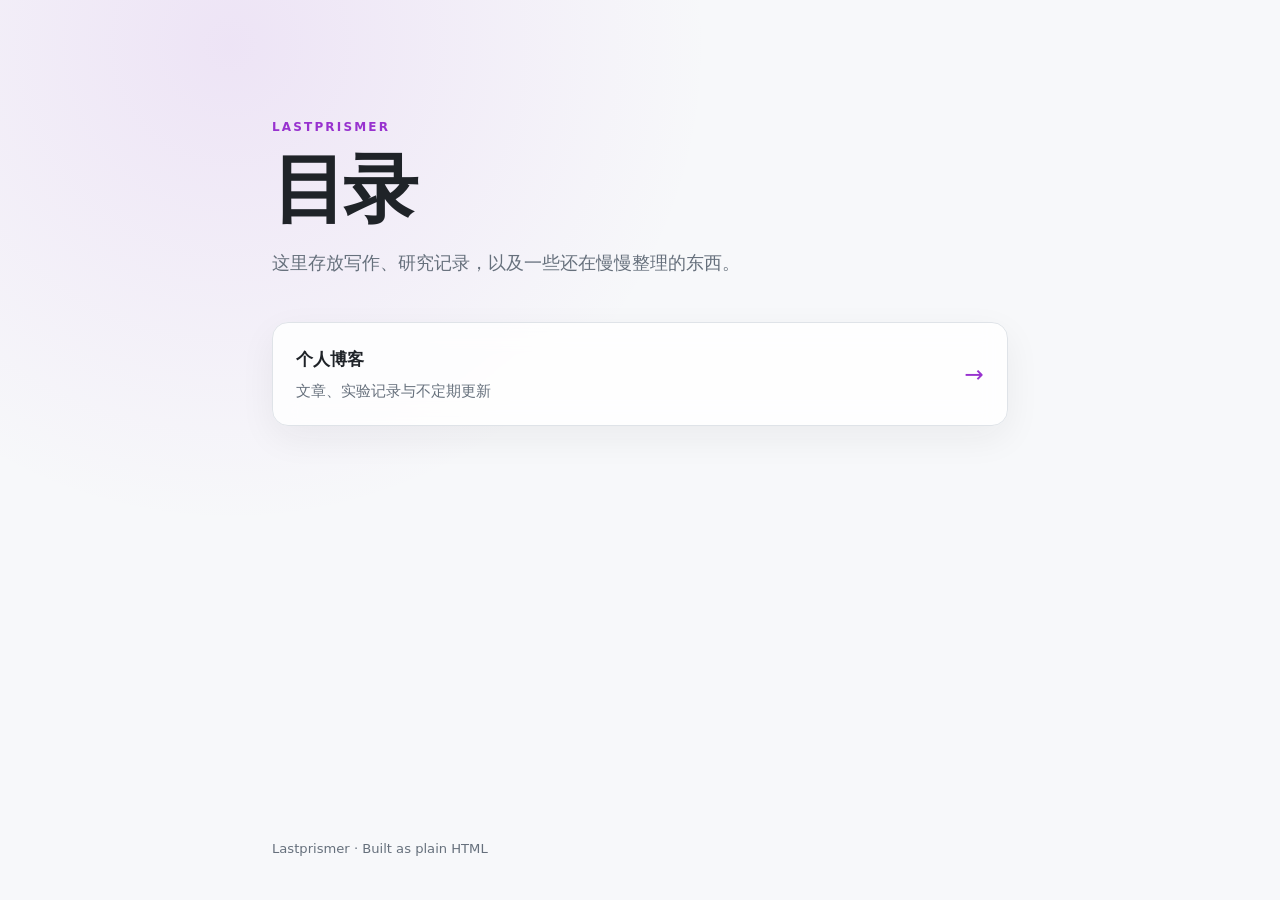
<file: index.html>
<!DOCTYPE html>
<html lang="zh-CN">
<head>
  <meta charset="UTF-8">
  <meta name="viewport" content="width=device-width, initial-scale=1.0">
  <meta name="description" content="Lastprismer 的个人站点目录。">
  <title>Lastprismer</title>
  <link rel="stylesheet" href="./assets/style.css">
</head>
<body>
  <main class="site-shell">
    <header class="site-intro">
      <p class="eyebrow">LASTPRISMER</p>
      <h1>目录</h1>
      <p class="lede">这里存放写作、研究记录，以及一些还在慢慢整理的东西。</p>
    </header>

    <nav class="directory" aria-label="站点目录">
      <a class="directory-item" href="./blog/">
        <span class="directory-copy">
          <strong>个人博客</strong>
          <span>文章、实验记录与不定期更新</span>
        </span>
        <span class="directory-arrow" aria-hidden="true">→</span>
      </a>
    </nav>
  </main>

  <footer class="site-footer">
    <p>Lastprismer · Built as plain HTML</p>
  </footer>
</body>
</html>
</file>
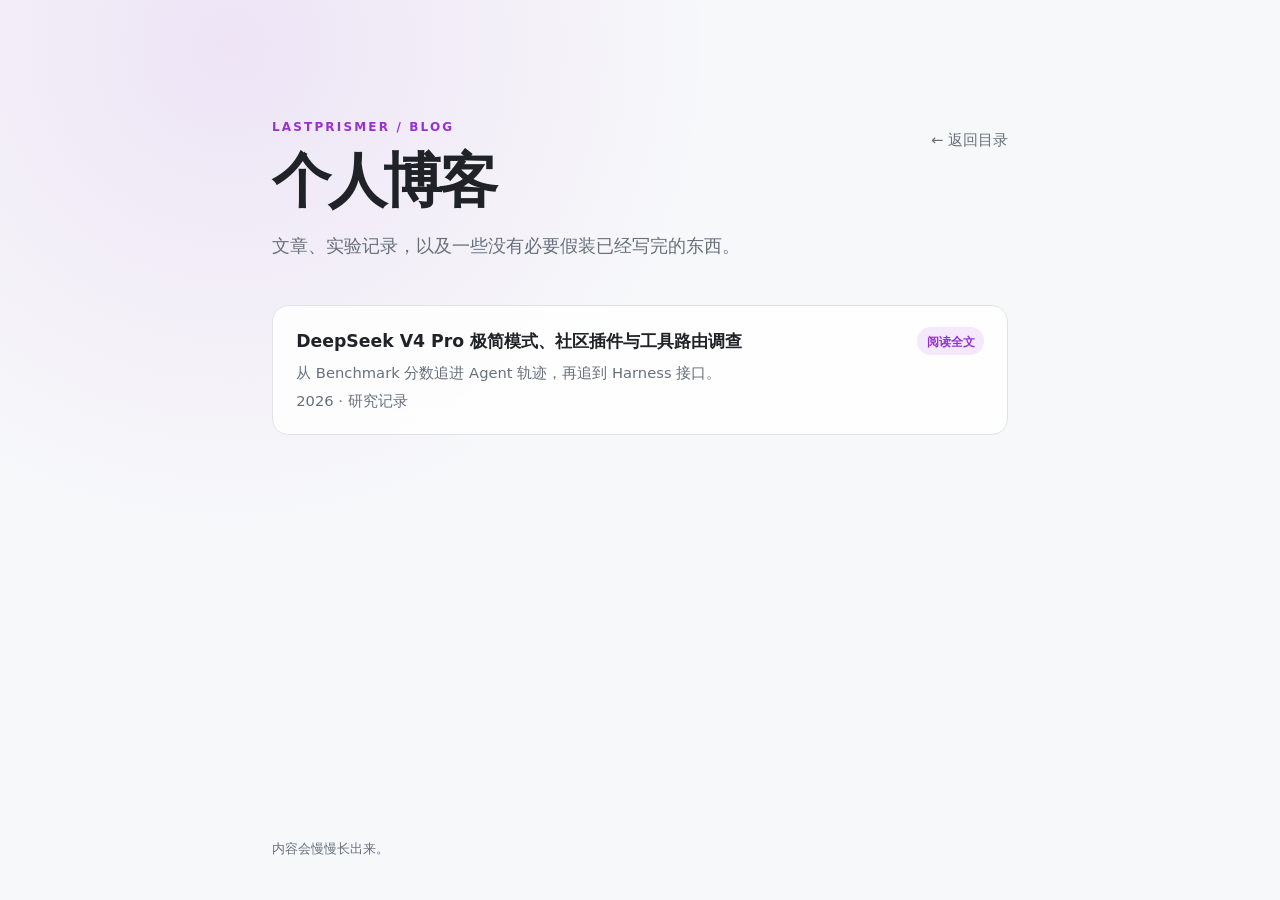
<file: blog/index.html>
<!DOCTYPE html>
<html lang="zh-CN">
<head>
  <meta charset="UTF-8">
  <meta name="viewport" content="width=device-width, initial-scale=1.0">
  <meta name="description" content="Lastprismer 的个人博客。">
  <title>个人博客 · Lastprismer</title>
  <link rel="stylesheet" href="../assets/style.css">
</head>
<body>
  <main class="site-shell">
    <header class="subpage-header">
      <div>
        <p class="eyebrow">LASTPRISMER / BLOG</p>
        <h1>个人博客</h1>
        <p class="lede">文章、实验记录，以及一些没有必要假装已经写完的东西。</p>
      </div>
      <a class="home-link" href="../">← 返回目录</a>
    </header>

    <section class="post-list" aria-label="文章列表">
      <a class="post-item" href="./deepseek-v4-pro/">
        <div class="post-copy">
          <span class="post-title">DeepSeek V4 Pro 极简模式、社区插件与工具路由调查</span>
          <span class="post-description">从 Benchmark 分数追进 Agent 轨迹，再追到 Harness 接口。</span>
          <span class="post-meta">2026 · 研究记录</span>
        </div>
        <span class="post-status">阅读全文</span>
      </a>
    </section>
  </main>

  <footer class="site-footer">
    <p>内容会慢慢长出来。</p>
  </footer>
</body>
</html>
</file>
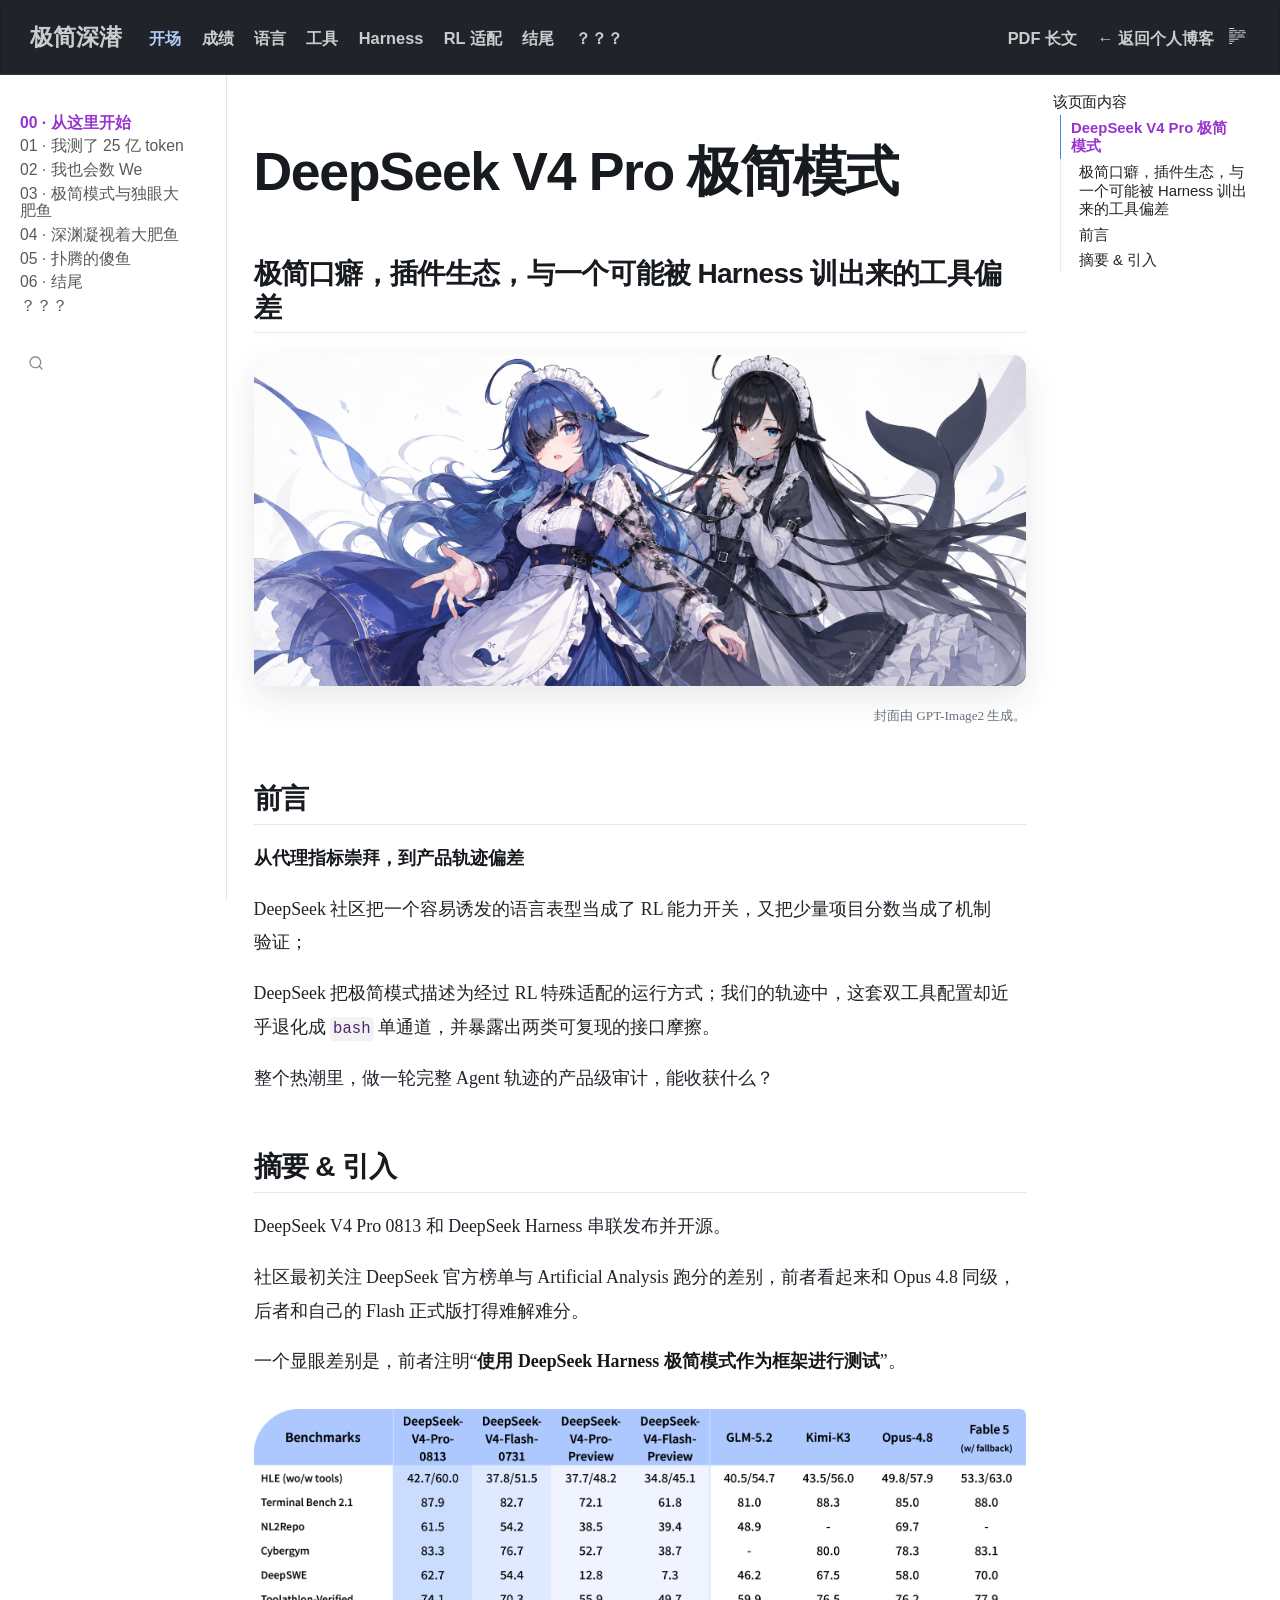
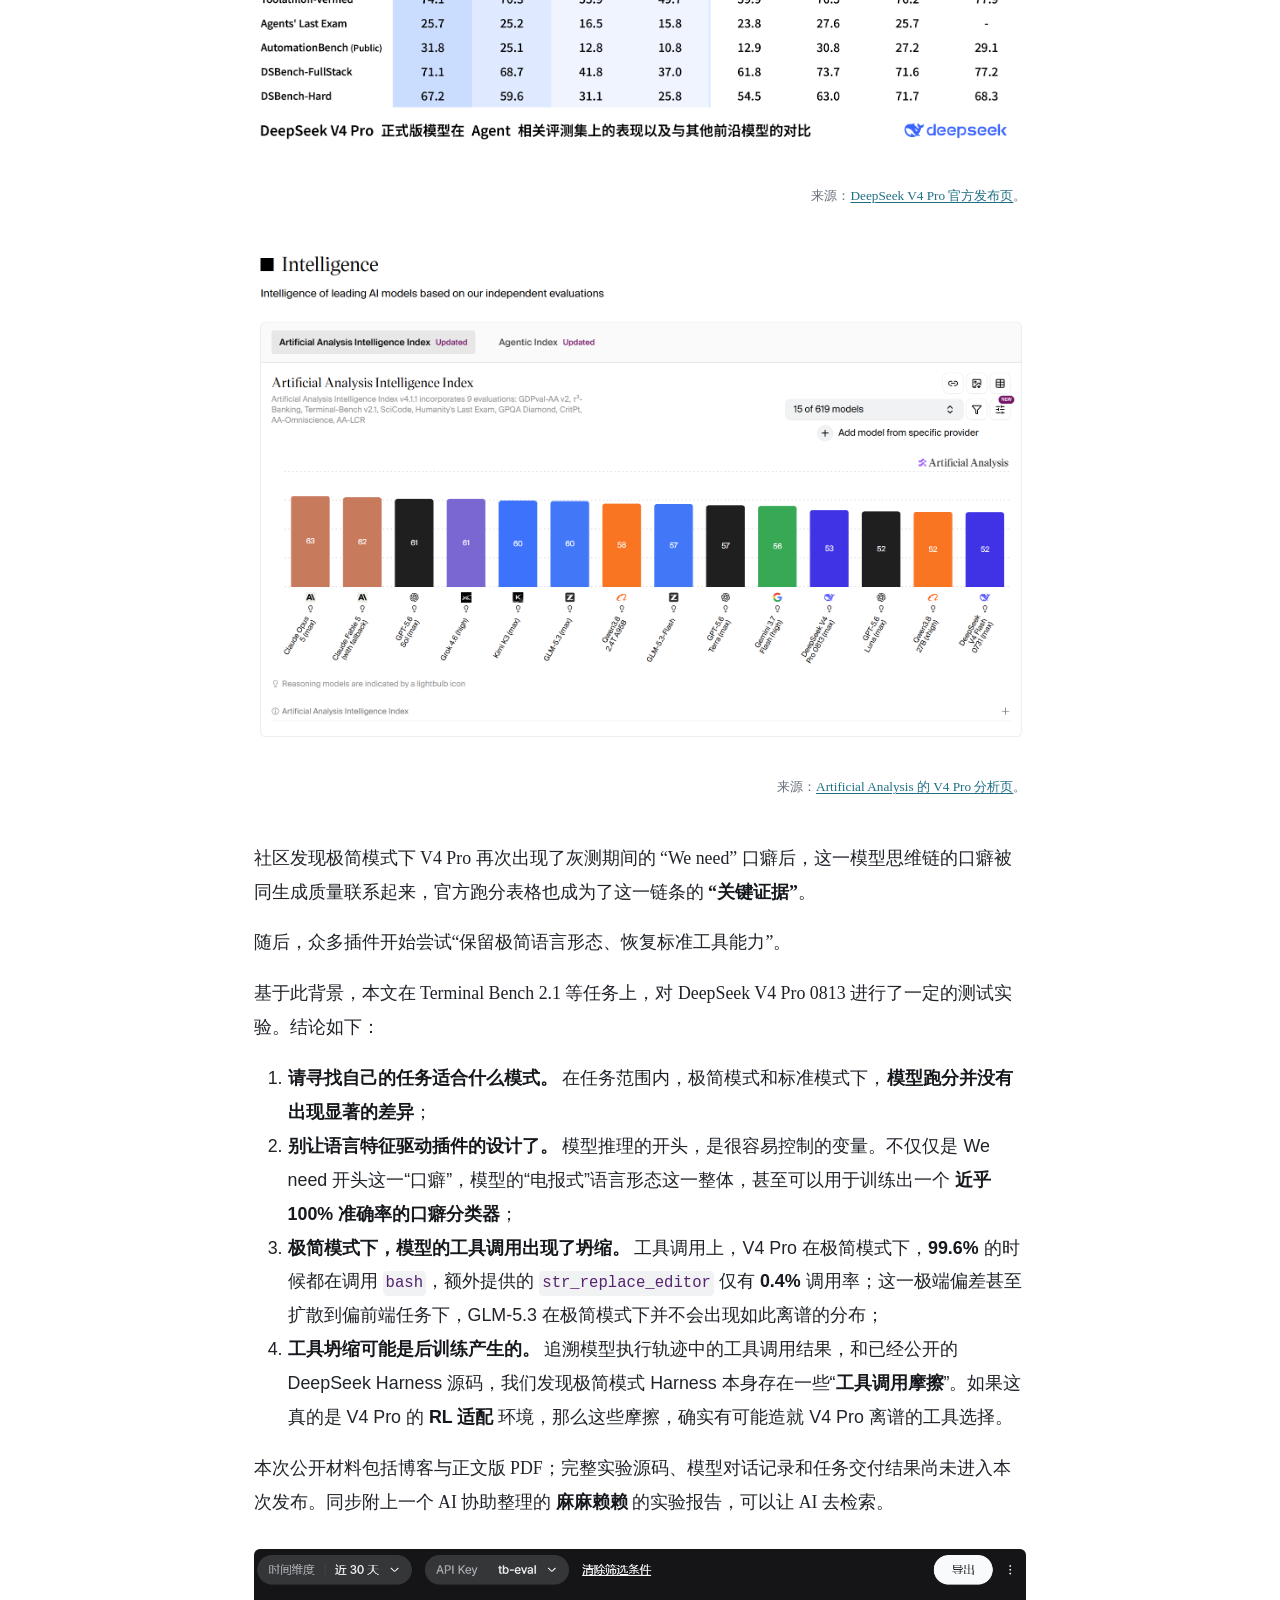
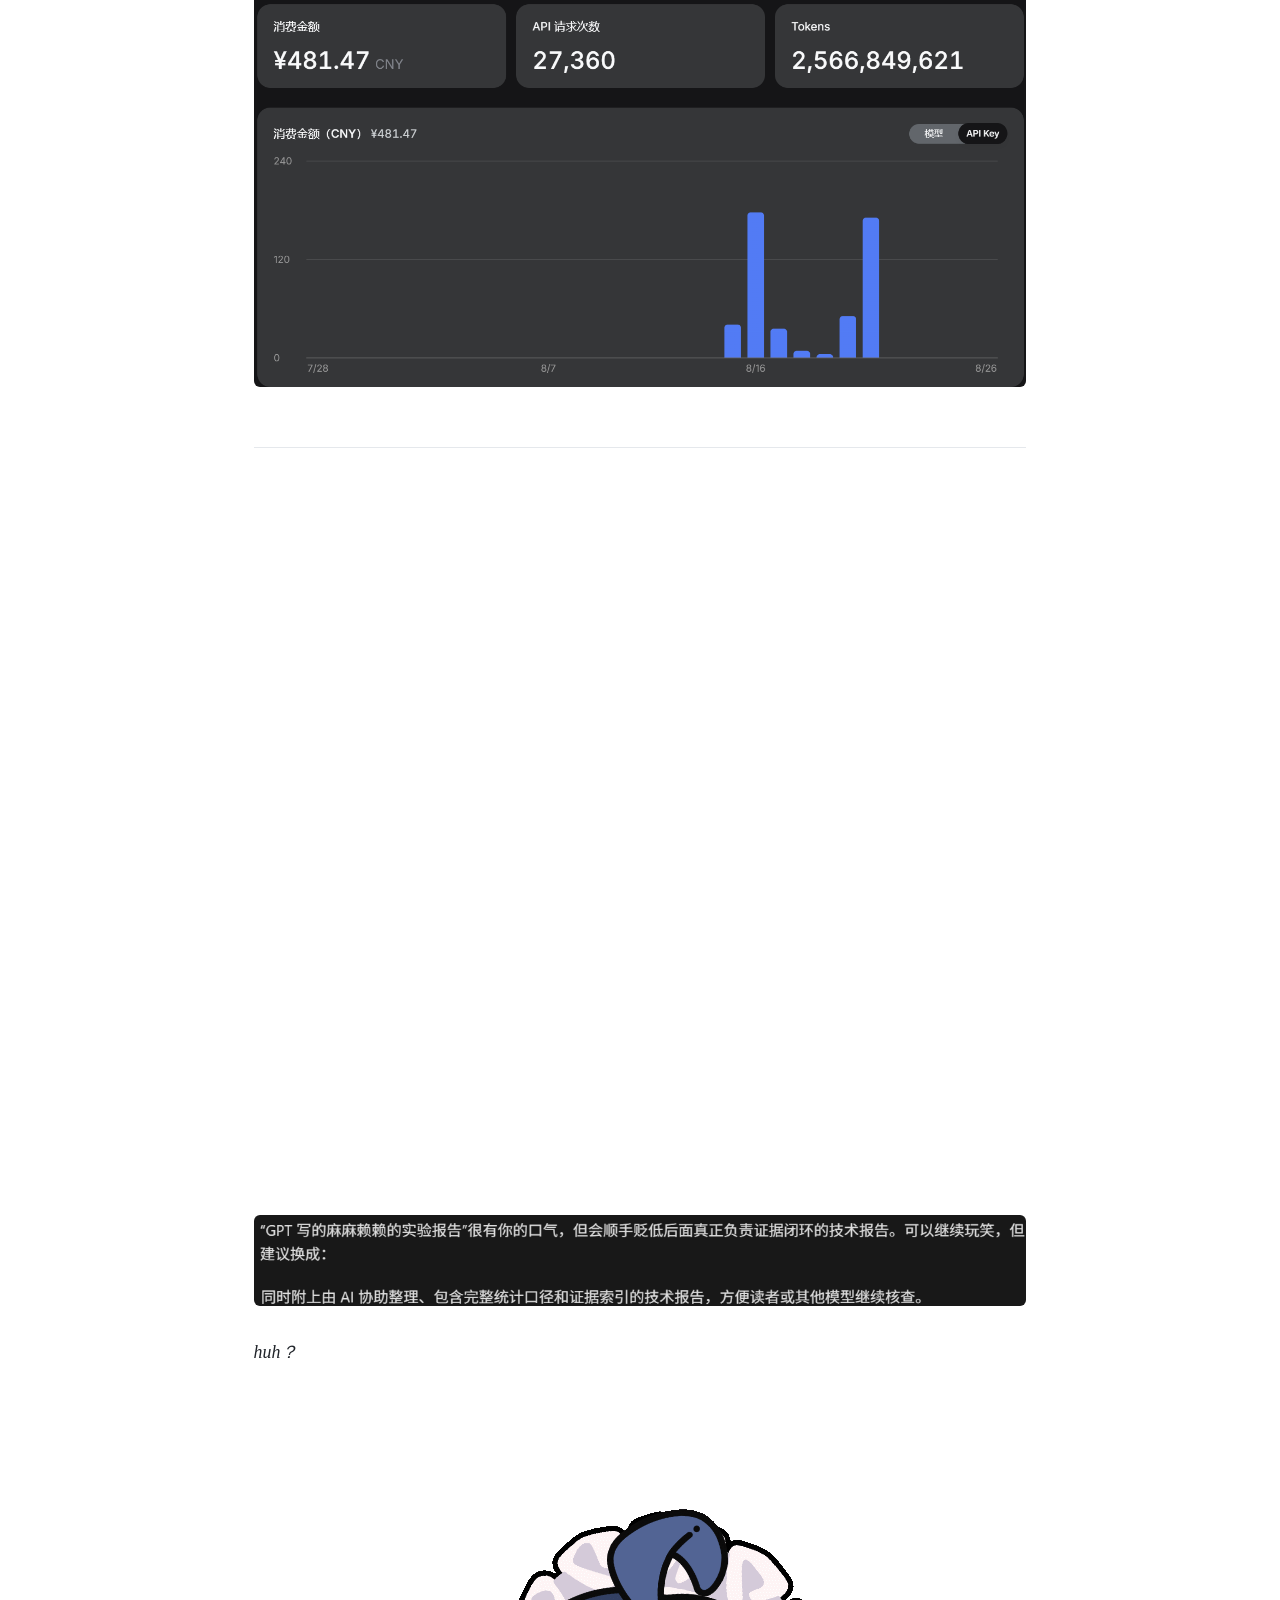
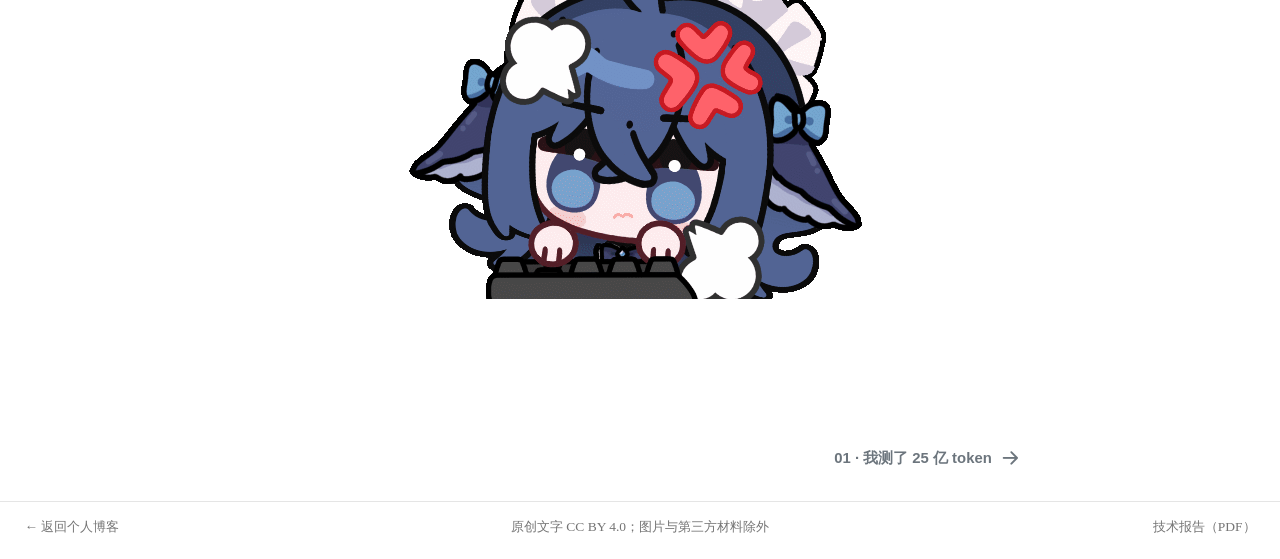
<file: blog/deepseek-v4-pro/index.html>
<!DOCTYPE html>
<html xmlns="http://www.w3.org/1999/xhtml" lang="zh-Hans" xml:lang="zh-Hans"><head>

<meta charset="utf-8">
<meta name="generator" content="quarto-1.10.18">

<meta name="viewport" content="width=device-width, initial-scale=1.0, user-scalable=yes">

<meta name="description" content="从 Benchmark 分数追进 Agent 轨迹，再追到 Harness 接口：DeepSeek V4 Pro 极简模式、社区插件与工具路由调查。">

<title>DeepSeek V4 Pro 极简模式 – 极简深潜</title>
<style>
/* Default styles provided by pandoc.
** See https://pandoc.org/MANUAL.html#variables-for-html for config info.
*/
span.smallcaps{font-variant: small-caps;}
div.columns{display: flex; gap: 1.5em;}
div.column{flex: auto;}
@media screen {
div.columns{gap: min(4vw, 1.5em);}
div.column{overflow-x: auto;}
}
div.hanging-indent{margin-left: 1.5em; text-indent: -1.5em;}
ul.task-list{list-style: none;}
ul.task-list li input[type="checkbox"] {
  width: 0.8em;
  margin: 0 0.8em 0.2em -1em; /* quarto-specific, see https://github.com/quarto-dev/quarto-cli/issues/4556 */ 
  vertical-align: middle;
}
</style>


<script src="site_libs/quarto-nav/quarto-nav.js"></script>
<script src="site_libs/quarto-nav/headroom.min.js"></script>
<script src="site_libs/clipboard/clipboard.min.js"></script>
<script src="site_libs/quarto-search/autocomplete.umd.js"></script>
<script src="site_libs/quarto-search/fuse.min.js"></script>
<script src="site_libs/quarto-search/quarto-search.js"></script>
<meta name="quarto:offset" content="./">
<link href="./01_results.html" rel="next">
<script src="site_libs/quarto-html/quarto.js" type="module"></script>
<script src="site_libs/quarto-html/tabsets/tabsets.js" type="module"></script>
<script src="site_libs/quarto-html/popper.min.js"></script>
<script src="site_libs/quarto-html/tippy.umd.min.js"></script>
<script src="site_libs/quarto-html/anchor.min.js"></script>
<link href="site_libs/quarto-html/tippy.css" rel="stylesheet">
<link href="site_libs/quarto-html/quarto-syntax-highlighting-64a204ab8560d761af7679ceaba22944.css" rel="stylesheet" id="quarto-text-highlighting-styles">
<script src="site_libs/bootstrap/bootstrap.min.js"></script>
<link href="site_libs/bootstrap/bootstrap-icons.css" rel="stylesheet">
<link href="site_libs/bootstrap/bootstrap-10a17ad04981d1636a2872b537ff0b59.min.css" rel="stylesheet" append-hash="true" id="quarto-bootstrap" data-mode="light">
<script id="quarto-search-options" type="application/json">{
  "location": "sidebar",
  "copy-button": false,
  "collapse-after": 3,
  "panel-placement": "start",
  "type": "overlay",
  "limit": 50,
  "keyboard-shortcut": [
    "f",
    "/",
    "s"
  ],
  "language": {
    "search-no-results-text": "没有结果",
    "search-matching-documents-text": "匹配的文档",
    "search-copy-link-title": "复制搜索链接",
    "search-hide-matches-text": "隐藏其它匹配结果",
    "search-more-match-text": "更多匹配结果",
    "search-more-matches-text": "更多匹配结果",
    "search-clear-button-title": "清除",
    "search-text-placeholder": "",
    "search-detached-cancel-button-title": "取消",
    "search-submit-button-title": "提交",
    "search-label": "搜索"
  }
}</script>
<style>html{ scroll-behavior: smooth; }</style>


<link rel="stylesheet" href="styles.css">
<meta property="og:title" content="DeepSeek V4 Pro 极简模式：社区插件与 Harness 工具路由调查">
<meta property="og:description" content="从 Benchmark 分数追进 Agent 轨迹，再追到 Harness 接口。">
<meta property="og:image" content="https://lastprismer.github.io/blog/deepseek-v4-pro/images/banner.png">
<meta property="og:site_name" content="极简深潜">
<meta property="og:image:alt" content="蓝色与黑色鲸鱼女仆插画，作为文章封面">
<meta property="og:image:height" content="821">
<meta property="og:image:width" content="1916">
<meta name="twitter:title" content="DeepSeek V4 Pro 极简模式：社区插件与 Harness 工具路由调查">
<meta name="twitter:description" content="从 Benchmark 分数追进 Agent 轨迹，再追到 Harness 接口。">
<meta name="twitter:image" content="https://lastprismer.github.io/blog/deepseek-v4-pro/images/banner.png">
<meta name="twitter:image:alt" content="蓝色与黑色鲸鱼女仆插画，作为文章封面">
<meta name="twitter:card" content="summary_large_image">
<meta name="twitter:image-height" content="821">
<meta name="twitter:image-width" content="1916">
<link rel="canonical" href="https://lastprismer.github.io/blog/deepseek-v4-pro/">
</head>

<body class="nav-sidebar docked nav-fixed quarto-light">

<div id="quarto-search-results"></div>
  <header id="quarto-header" class="headroom fixed-top">
    <nav class="navbar navbar-expand-lg " data-bs-theme="dark">
      <div class="navbar-container container-fluid">
      <div class="navbar-brand-container mx-auto">
    <a class="navbar-brand" href="./index.html">
    <span class="navbar-title">极简深潜</span>
    </a>
  </div>
          <button class="navbar-toggler" type="button" data-bs-toggle="collapse" data-bs-target="#navbarCollapse" aria-controls="navbarCollapse" role="menu" aria-expanded="false" aria-label="展开或折叠导航栏" onclick="if (window.quartoToggleHeadroom) { window.quartoToggleHeadroom(); }">
  <span class="navbar-toggler-icon"></span>
</button>
          <div class="collapse navbar-collapse" id="navbarCollapse">
            <ul class="navbar-nav navbar-nav-scroll me-auto">
  <li class="nav-item">
    <a class="nav-link active" href="./index.html" aria-current="page"> 
<span class="menu-text">开场</span></a>
  </li>  
  <li class="nav-item">
    <a class="nav-link" href="./01_results.html"> 
<span class="menu-text">成绩</span></a>
  </li>  
  <li class="nav-item">
    <a class="nav-link" href="./02_language.html"> 
<span class="menu-text">语言</span></a>
  </li>  
  <li class="nav-item">
    <a class="nav-link" href="./03_tools.html"> 
<span class="menu-text">工具</span></a>
  </li>  
  <li class="nav-item">
    <a class="nav-link" href="./04_harness.html"> 
<span class="menu-text">Harness</span></a>
  </li>  
  <li class="nav-item">
    <a class="nav-link" href="./05_rl_adaptation.html"> 
<span class="menu-text">RL 适配</span></a>
  </li>  
  <li class="nav-item">
    <a class="nav-link" href="./06_summary.html"> 
<span class="menu-text">结尾</span></a>
  </li>  
  <li class="nav-item">
    <a class="nav-link" href="./i_in_the_folds_of_time.html"> 
<span class="menu-text">？？？</span></a>
  </li>  
</ul>
            <ul class="navbar-nav navbar-nav-scroll ms-auto">
  <li class="nav-item">
    <a class="nav-link" href="https://github.com/Lastprismer/deepseek-v4-pro-harness-analysis/blob/main/paper/deepseek-v4-pro-harness-analysis.pdf"> 
<span class="menu-text">PDF 长文</span></a>
  </li>  
  <li class="nav-item">
    <a class="nav-link" href="./../"> 
<span class="menu-text">← 返回个人博客</span></a>
  </li>  
</ul>
          </div> <!-- /navcollapse -->
            <div class="quarto-navbar-tools">
  <a href="" class="quarto-reader-toggle quarto-navigation-tool px-1" onclick="window.quartoToggleReader(); return false;" title="切换阅读器模式">
  <div class="quarto-reader-toggle-btn">
  <i class="bi"></i>
  </div>
</a>
</div>
      </div> <!-- /container-fluid -->
    </nav>
  <nav class="quarto-secondary-nav">
    <div class="container-fluid d-flex">
      <button type="button" class="quarto-btn-toggle btn" data-bs-toggle="collapse" role="button" data-bs-target=".quarto-sidebar-collapse-item" aria-controls="quarto-sidebar" aria-expanded="false" aria-label="展开或折叠侧边栏导航" onclick="if (window.quartoToggleHeadroom) { window.quartoToggleHeadroom(); }">
        <i class="bi bi-layout-text-sidebar-reverse"></i>
      </button>
        <nav class="quarto-page-breadcrumbs" aria-label="breadcrumb"><ol class="breadcrumb"><li class="breadcrumb-item"><a href="./index.html">00 · 从这里开始</a></li></ol></nav>
        <a class="flex-grow-1" role="navigation" data-bs-toggle="collapse" data-bs-target=".quarto-sidebar-collapse-item" aria-controls="quarto-sidebar" aria-expanded="false" aria-label="展开或折叠侧边栏导航" onclick="if (window.quartoToggleHeadroom) { window.quartoToggleHeadroom(); }">      
        </a>
      <button type="button" class="btn quarto-search-button" aria-label="搜索" onclick="window.quartoOpenSearch();">
        <i class="bi bi-search"></i>
      </button>
    </div>
  </nav>
</header>
<!-- content -->
<div id="quarto-content" class="quarto-container page-columns page-rows-contents page-layout-article page-navbar">
<!-- sidebar -->
  <nav id="quarto-sidebar" class="sidebar collapse collapse-horizontal quarto-sidebar-collapse-item sidebar-navigation docked overflow-auto">
        <div class="sidebar-tools-main">
    <div id="quarto-search" class="quarto-navigation-tool px-1" title="搜索"></div>
</div>
    <div class="sidebar-menu-container"> 
    <ul class="list-unstyled mt-1">
        <li class="sidebar-item">
  <div class="sidebar-item-container"> 
  <a href="./index.html" class="sidebar-item-text sidebar-link active">
 <span class="menu-text">00 · 从这里开始</span></a>
  </div>
</li>
        <li class="sidebar-item">
  <div class="sidebar-item-container"> 
  <a href="./01_results.html" class="sidebar-item-text sidebar-link">
 <span class="menu-text">01 · 我测了 25 亿 token</span></a>
  </div>
</li>
        <li class="sidebar-item">
  <div class="sidebar-item-container"> 
  <a href="./02_language.html" class="sidebar-item-text sidebar-link">
 <span class="menu-text">02 · 我也会数 We</span></a>
  </div>
</li>
        <li class="sidebar-item">
  <div class="sidebar-item-container"> 
  <a href="./03_tools.html" class="sidebar-item-text sidebar-link">
 <span class="menu-text">03 · 极简模式与独眼大肥鱼</span></a>
  </div>
</li>
        <li class="sidebar-item">
  <div class="sidebar-item-container"> 
  <a href="./04_harness.html" class="sidebar-item-text sidebar-link">
 <span class="menu-text">04 · 深渊凝视着大肥鱼</span></a>
  </div>
</li>
        <li class="sidebar-item">
  <div class="sidebar-item-container"> 
  <a href="./05_rl_adaptation.html" class="sidebar-item-text sidebar-link">
 <span class="menu-text">05 · 扑腾的傻鱼</span></a>
  </div>
</li>
        <li class="sidebar-item">
  <div class="sidebar-item-container"> 
  <a href="./06_summary.html" class="sidebar-item-text sidebar-link">
 <span class="menu-text">06 · 结尾</span></a>
  </div>
</li>
        <li class="sidebar-item">
  <div class="sidebar-item-container"> 
  <a href="./i_in_the_folds_of_time.html" class="sidebar-item-text sidebar-link">
 <span class="menu-text">？？？</span></a>
  </div>
</li>
    </ul>
    </div>
</nav>
<div id="quarto-sidebar-glass" class="quarto-sidebar-collapse-item" data-bs-toggle="collapse" data-bs-target=".quarto-sidebar-collapse-item"></div>
<!-- margin-sidebar -->
    <div id="quarto-margin-sidebar" class="sidebar margin-sidebar">
        <nav id="TOC" role="doc-toc" class="toc-active">
    <h2 id="toc-title">该页面内容</h2>
   
  <ul>
  <li><a href="#deepseek-v4-pro-极简模式" id="toc-deepseek-v4-pro-极简模式" class="nav-link active" data-scroll-target="#deepseek-v4-pro-极简模式">DeepSeek V4 Pro 极简模式</a>
  <ul class="collapse">
  <li><a href="#极简口癖插件生态与一个可能被-harness-训出来的工具偏差" id="toc-极简口癖插件生态与一个可能被-harness-训出来的工具偏差" class="nav-link" data-scroll-target="#极简口癖插件生态与一个可能被-harness-训出来的工具偏差">极简口癖，插件生态，与一个可能被 Harness 训出来的工具偏差</a></li>
  <li><a href="#前言" id="toc-前言" class="nav-link" data-scroll-target="#前言">前言</a></li>
  <li><a href="#摘要-引入" id="toc-摘要-引入" class="nav-link" data-scroll-target="#摘要-引入">摘要 &amp; 引入</a></li>
  </ul></li>
  </ul>
</nav>
    </div>
<!-- main -->
<main class="content" id="quarto-document-content"><header id="title-block-header" class="quarto-title-block"></header>




<section id="deepseek-v4-pro-极简模式" class="level1">
<h1>DeepSeek V4 Pro 极简模式</h1>
<section id="极简口癖插件生态与一个可能被-harness-训出来的工具偏差" class="level2">
<h2 class="anchored" data-anchor-id="极简口癖插件生态与一个可能被-harness-训出来的工具偏差">极简口癖，插件生态，与一个可能被 Harness 训出来的工具偏差</h2>
<p><img src="images/banner.png" class="article-banner img-fluid" alt="蓝色与黑色鲸鱼女仆插画，作为文章封面"></p>
<p class="image-credit">
封面由 GPT-Image2 生成。
</p>
</section>
<section id="前言" class="level2">
<h2 class="anchored" data-anchor-id="前言">前言</h2>
<p><strong>从代理指标崇拜，到产品轨迹偏差</strong></p>
<p>DeepSeek 社区把一个容易诱发的语言表型当成了 RL 能力开关，又把少量项目分数当成了机制验证；</p>
<p>DeepSeek 把极简模式描述为经过 RL 特殊适配的运行方式；我们的轨迹中，这套双工具配置却近乎退化成 <code>bash</code> 单通道，并暴露出两类可复现的接口摩擦。</p>
<p>整个热潮里，做一轮完整 Agent 轨迹的产品级审计，能收获什么？</p>
</section>
<section id="摘要-引入" class="level2">
<h2 class="anchored" data-anchor-id="摘要-引入">摘要 &amp; 引入</h2>
<p>DeepSeek V4 Pro 0813 和 DeepSeek Harness 串联发布并开源。</p>
<p>社区最初关注 DeepSeek 官方榜单与 Artificial Analysis 跑分的差别，前者看起来和 Opus 4.8 同级，后者和自己的 Flash 正式版打得难解难分。</p>
<p>一个显眼差别是，前者注明“<strong>使用 DeepSeek Harness 极简模式作为框架进行测试</strong>”。</p>
<p><img src="images/deepseek_official_score.png" class="img-fluid"></p>
<p class="image-credit">
来源：<a href="https://api-docs.deepseek.com/news/news260813/">DeepSeek V4 Pro 官方发布页</a>。
</p>
<p><img src="images/aa_index.png" class="img-fluid"></p>
<p class="image-credit">
来源：<a href="https://artificialanalysis.ai/articles/deepseek-is-back-among-the-leading-open-weights-models-with-v4-pro-and-v4-flash">Artificial Analysis 的 V4 Pro 分析页</a>。
</p>
<p>社区发现极简模式下 V4 Pro 再次出现了灰测期间的 “We need” 口癖后，这一模型思维链的口癖被同生成质量联系起来，官方跑分表格也成为了这一链条的 <strong>“关键证据”</strong>。</p>
<p>随后，众多插件开始尝试“保留极简语言形态、恢复标准工具能力”。</p>
<p>基于此背景，本文在 Terminal Bench 2.1 等任务上，对 DeepSeek V4 Pro 0813 进行了一定的测试实验。结论如下：</p>
<ol type="1">
<li><strong>请寻找自己的任务适合什么模式。</strong> 在任务范围内，极简模式和标准模式下，<strong>模型跑分并没有出现显著的差异</strong>；</li>
<li><strong>别让语言特征驱动插件的设计了。</strong> 模型推理的开头，是很容易控制的变量。不仅仅是 We need 开头这一“口癖”，模型的“电报式”语言形态这一整体，甚至可以用于训练出一个 <strong>近乎 100% 准确率的口癖分类器</strong>；</li>
<li><strong>极简模式下，模型的工具调用出现了坍缩。</strong> 工具调用上，V4 Pro 在极简模式下，<strong>99.6%</strong> 的时候都在调用 <code>bash</code>，额外提供的 <code>str_replace_editor</code> 仅有 <strong>0.4%</strong> 调用率；这一极端偏差甚至扩散到偏前端任务下，GLM-5.3 在极简模式下并不会出现如此离谱的分布；</li>
<li><strong>工具坍缩可能是后训练产生的。</strong> 追溯模型执行轨迹中的工具调用结果，和已经公开的 DeepSeek Harness 源码，我们发现极简模式 Harness 本身存在一些“<strong>工具调用摩擦</strong>”。如果这真的是 V4 Pro 的 <strong>RL 适配</strong> 环境，那么这些摩擦，确实有可能造就 V4 Pro 离谱的工具选择。</li>
</ol>
<p>本次公开材料包括博客与正文版 PDF；完整实验源码、模型对话记录和任务交付结果尚未进入本次发布。同步附上一个 AI 协助整理的 <strong>麻麻赖赖</strong> 的实验报告，可以让 AI 去检索。</p>
<p><img src="images/cost.png" class="img-fluid"></p>
<hr>
<p><br><br><br><br><br><br><br><br><br><br> <br><br><br><br><br><br><br><br><br><br></p>
<p><img src="images/solspride.png" class="img-fluid"></p>
<p><em>huh？</em></p>
<p><img src="images/蓝色大肥鱼_打字(生气)_2026-08-18-14-38-24.gif" class="img-fluid"></p>


</section>
</section>

<a onclick="window.scrollTo(0, 0); return false;" role="button" id="quarto-back-to-top"><i class="bi bi-arrow-up"></i> 回到顶部</a></main> <!-- /main -->
<script id="quarto-html-after-body" type="application/javascript">
  window.document.addEventListener("DOMContentLoaded", function (event) {
    const icon = "";
    const anchorJS = new window.AnchorJS();
    anchorJS.options = {
      placement: 'right',
      icon: icon
    };
    anchorJS.add('.anchored');
    const isCodeAnnotation = (el) => {
      for (const clz of el.classList) {
        if (clz.startsWith('code-annotation-')) {                     
          return true;
        }
      }
      return false;
    }
    const onCopySuccess = function(e) {
      // button target
      const button = e.trigger;
      // don't keep focus
      button.blur();
      // flash "checked"
      button.classList.add('code-copy-button-checked');
      var currentTitle = button.getAttribute("title");
      button.setAttribute("title", "已复制");
      let tooltip;
      if (window.bootstrap) {
        button.setAttribute("data-bs-toggle", "tooltip");
        button.setAttribute("data-bs-placement", "left");
        button.setAttribute("data-bs-title", "已复制");
        tooltip = new bootstrap.Tooltip(button, 
          { trigger: "manual", 
            customClass: "code-copy-button-tooltip",
            offset: [0, -8]});
        tooltip.show();    
      }
      setTimeout(function() {
        if (tooltip) {
          tooltip.hide();
          button.removeAttribute("data-bs-title");
          button.removeAttribute("data-bs-toggle");
          button.removeAttribute("data-bs-placement");
        }
        button.setAttribute("title", currentTitle);
        button.classList.remove('code-copy-button-checked');
      }, 1000);
      // clear code selection
      e.clearSelection();
    }
    const getTextToCopy = function(trigger) {
      const outerScaffold = trigger.parentElement.cloneNode(true);
      const codeEl = outerScaffold.querySelector('code');
      for (const childEl of codeEl.children) {
        if (isCodeAnnotation(childEl)) {
          childEl.remove();
        }
      }
      return codeEl.innerText;
    }
    const clipboard = new window.ClipboardJS('.code-copy-button:not([data-in-quarto-modal])', {
      text: getTextToCopy
    });
    clipboard.on('success', onCopySuccess);
    if (window.document.getElementById('quarto-embedded-source-code-modal')) {
      const clipboardModal = new window.ClipboardJS('.code-copy-button[data-in-quarto-modal]', {
        text: getTextToCopy,
        container: window.document.getElementById('quarto-embedded-source-code-modal')
      });
      clipboardModal.on('success', onCopySuccess);
    }
      var localhostRegex = new RegExp(/^(?:http|https):\/\/localhost\:?[0-9]*\//);
      var mailtoRegex = new RegExp(/^mailto:/);
        var filterRegex = new RegExp("https:\/\/lastprismer\.github\.io\/blog\/deepseek-v4-pro");
      var isInternal = (href) => {
          return filterRegex.test(href) || localhostRegex.test(href) || mailtoRegex.test(href);
      }
      // Inspect non-navigation links and adorn them if external
     var links = window.document.querySelectorAll('a[href]:not(.nav-link):not(.navbar-brand):not(.toc-action):not(.sidebar-link):not(.sidebar-item-toggle):not(.pagination-link):not(.no-external):not([aria-hidden]):not(.dropdown-item):not(.quarto-navigation-tool):not(.about-link)');
      for (var i=0; i<links.length; i++) {
        const link = links[i];
        if (!isInternal(link.href)) {
          // undo the damage that might have been done by quarto-nav.js in the case of
          // links that we want to consider external
          if (link.dataset.originalHref !== undefined) {
            link.href = link.dataset.originalHref;
          }
            // target, if specified
            link.setAttribute("target", "_blank");
            if (link.getAttribute("rel") === null) {
              link.setAttribute("rel", "noopener");
            }
        }
      }
    function tippyHover(el, contentFn, onTriggerFn, onUntriggerFn) {
      const config = {
        allowHTML: true,
        maxWidth: 500,
        delay: 100,
        arrow: false,
        appendTo: function(el) {
            return el.parentElement;
        },
        interactive: true,
        interactiveBorder: 10,
        theme: 'quarto',
        placement: 'bottom-start',
      };
      if (contentFn) {
        config.content = contentFn;
      }
      if (onTriggerFn) {
        config.onTrigger = onTriggerFn;
      }
      if (onUntriggerFn) {
        config.onUntrigger = onUntriggerFn;
      }
      window.tippy(el, config); 
    }
    const noterefs = window.document.querySelectorAll('a[role="doc-noteref"]');
    for (var i=0; i<noterefs.length; i++) {
      const ref = noterefs[i];
      tippyHover(ref, function() {
        // use id or data attribute instead here
        let href = ref.getAttribute('data-footnote-href') || ref.getAttribute('href');
        try { href = new URL(href).hash; } catch {}
        const id = href.replace(/^#\/?/, "");
        const note = window.document.getElementById(id);
        if (note) {
          return note.innerHTML;
        } else {
          return "";
        }
      });
    }
    const xrefs = window.document.querySelectorAll('a.quarto-xref');
    const processXRef = (id, note) => {
      // Strip column container classes
      const stripColumnClz = (el) => {
        el.classList.remove("page-full", "page-columns");
        if (el.children) {
          for (const child of el.children) {
            stripColumnClz(child);
          }
        }
      }
      stripColumnClz(note)
      if (id === null || id.startsWith('sec-')) {
        // Special case sections, only their first couple elements
        const container = document.createElement("div");
        if (note.children && note.children.length > 2) {
          container.appendChild(note.children[0].cloneNode(true));
          for (let i = 1; i < note.children.length; i++) {
            const child = note.children[i];
            if (child.tagName === "P" && child.innerText === "") {
              continue;
            } else {
              container.appendChild(child.cloneNode(true));
              break;
            }
          }
          if (window.Quarto?.typesetMath) {
            window.Quarto.typesetMath(container);
          }
          return container.innerHTML
        } else {
          if (window.Quarto?.typesetMath) {
            window.Quarto.typesetMath(note);
          }
          return note.innerHTML;
        }
      } else {
        // Remove any anchor links if they are present
        const anchorLink = note.querySelector('a.anchorjs-link');
        if (anchorLink) {
          anchorLink.remove();
        }
        if (window.Quarto?.typesetMath) {
          window.Quarto.typesetMath(note);
        }
        if (note.classList.contains("callout")) {
          return note.outerHTML;
        } else {
          return note.innerHTML;
        }
      }
    }
    for (var i=0; i<xrefs.length; i++) {
      const xref = xrefs[i];
      tippyHover(xref, undefined, function(instance) {
        instance.disable();
        let url = xref.getAttribute('href');
        let hash = undefined; 
        if (url.startsWith('#')) {
          hash = url;
        } else {
          try { hash = new URL(url).hash; } catch {}
        }
        if (hash) {
          const id = hash.replace(/^#\/?/, "");
          const note = window.document.getElementById(id);
          if (note !== null) {
            try {
              const html = processXRef(id, note.cloneNode(true));
              instance.setContent(html);
            } finally {
              instance.enable();
              instance.show();
            }
          } else {
            // See if we can fetch this
            fetch(url.split('#')[0])
            .then(res => res.text())
            .then(html => {
              const parser = new DOMParser();
              const htmlDoc = parser.parseFromString(html, "text/html");
              const note = htmlDoc.getElementById(id);
              if (note !== null) {
                const html = processXRef(id, note);
                instance.setContent(html);
              } 
            }).finally(() => {
              instance.enable();
              instance.show();
            });
          }
        } else {
          // See if we can fetch a full url (with no hash to target)
          // This is a special case and we should probably do some content thinning / targeting
          fetch(url)
          .then(res => res.text())
          .then(html => {
            const parser = new DOMParser();
            const htmlDoc = parser.parseFromString(html, "text/html");
            const note = htmlDoc.querySelector('main.content');
            if (note !== null) {
              // This should only happen for chapter cross references
              // (since there is no id in the URL)
              // remove the first header
              if (note.children.length > 0 && note.children[0].tagName === "HEADER") {
                note.children[0].remove();
              }
              const html = processXRef(null, note);
              instance.setContent(html);
            } 
          }).finally(() => {
            instance.enable();
            instance.show();
          });
        }
      }, function(instance) {
      });
    }
        let selectedAnnoteEl;
        const selectorForAnnotation = ( cell, annotation) => {
          let cellAttr = 'data-code-cell="' + cell + '"';
          let lineAttr = 'data-code-annotation="' +  annotation + '"';
          const selector = 'span[' + cellAttr + '][' + lineAttr + ']';
          return selector;
        }
        const selectCodeLines = (annoteEl) => {
          const doc = window.document;
          const targetCell = annoteEl.getAttribute("data-target-cell");
          const targetAnnotation = annoteEl.getAttribute("data-target-annotation");
          const annoteSpan = window.document.querySelector(selectorForAnnotation(targetCell, targetAnnotation));
          const lines = annoteSpan.getAttribute("data-code-lines").split(",");
          const lineIds = lines.map((line) => {
            return targetCell + "-" + line;
          })
          let top = null;
          let height = null;
          let parent = null;
          if (lineIds.length > 0) {
              //compute the position of the single el (top and bottom and make a div)
              const el = window.document.getElementById(lineIds[0]);
              top = el.offsetTop;
              height = el.offsetHeight;
              parent = el.parentElement.parentElement;
            if (lineIds.length > 1) {
              const lastEl = window.document.getElementById(lineIds[lineIds.length - 1]);
              const bottom = lastEl.offsetTop + lastEl.offsetHeight;
              height = bottom - top;
            }
            if (top !== null && height !== null && parent !== null) {
              // cook up a div (if necessary) and position it 
              let div = window.document.getElementById("code-annotation-line-highlight");
              if (div === null) {
                div = window.document.createElement("div");
                div.setAttribute("id", "code-annotation-line-highlight");
                div.style.position = 'absolute';
                parent.appendChild(div);
              }
              div.style.top = top - 2 + "px";
              div.style.height = height + 4 + "px";
              div.style.left = 0;
              let gutterDiv = window.document.getElementById("code-annotation-line-highlight-gutter");
              if (gutterDiv === null) {
                gutterDiv = window.document.createElement("div");
                gutterDiv.setAttribute("id", "code-annotation-line-highlight-gutter");
                gutterDiv.style.position = 'absolute';
                const codeCell = window.document.getElementById(targetCell);
                const gutter = codeCell.querySelector('.code-annotation-gutter');
                gutter.appendChild(gutterDiv);
              }
              gutterDiv.style.top = top - 2 + "px";
              gutterDiv.style.height = height + 4 + "px";
            }
            selectedAnnoteEl = annoteEl;
          }
        };
        const unselectCodeLines = () => {
          const elementsIds = ["code-annotation-line-highlight", "code-annotation-line-highlight-gutter"];
          elementsIds.forEach((elId) => {
            const div = window.document.getElementById(elId);
            if (div) {
              div.remove();
            }
          });
          selectedAnnoteEl = undefined;
        };
          // Handle positioning of the toggle
      window.addEventListener(
        "resize",
        throttle(() => {
          elRect = undefined;
          if (selectedAnnoteEl) {
            selectCodeLines(selectedAnnoteEl);
          }
        }, 10)
      );
      function throttle(fn, ms) {
      let throttle = false;
      let timer;
        return (...args) => {
          if(!throttle) { // first call gets through
              fn.apply(this, args);
              throttle = true;
          } else { // all the others get throttled
              if(timer) clearTimeout(timer); // cancel #2
              timer = setTimeout(() => {
                fn.apply(this, args);
                timer = throttle = false;
              }, ms);
          }
        };
      }
        // Attach click handler to the DT
        const annoteDls = window.document.querySelectorAll('dt[data-target-cell]');
        for (const annoteDlNode of annoteDls) {
          annoteDlNode.addEventListener('click', (event) => {
            const clickedEl = event.target;
            if (clickedEl !== selectedAnnoteEl) {
              unselectCodeLines();
              const activeEl = window.document.querySelector('dt[data-target-cell].code-annotation-active');
              if (activeEl) {
                activeEl.classList.remove('code-annotation-active');
              }
              selectCodeLines(clickedEl);
              clickedEl.classList.add('code-annotation-active');
            } else {
              // Unselect the line
              unselectCodeLines();
              clickedEl.classList.remove('code-annotation-active');
            }
          });
        }
    const findCites = (el) => {
      const parentEl = el.parentElement;
      if (parentEl) {
        const cites = parentEl.dataset.cites;
        if (cites) {
          return {
            el,
            cites: cites.split(' ')
          };
        } else {
          return findCites(el.parentElement)
        }
      } else {
        return undefined;
      }
    };
    var bibliorefs = window.document.querySelectorAll('a[role="doc-biblioref"]');
    for (var i=0; i<bibliorefs.length; i++) {
      const ref = bibliorefs[i];
      const citeInfo = findCites(ref);
      if (citeInfo) {
        tippyHover(citeInfo.el, function() {
          var popup = window.document.createElement('div');
          citeInfo.cites.forEach(function(cite) {
            var citeDiv = window.document.createElement('div');
            citeDiv.classList.add('hanging-indent');
            citeDiv.classList.add('csl-entry');
            var biblioDiv = window.document.getElementById('ref-' + cite);
            if (biblioDiv) {
              citeDiv.innerHTML = biblioDiv.innerHTML;
            }
            popup.appendChild(citeDiv);
          });
          return popup.innerHTML;
        });
      }
    }
  });
  </script>
<nav class="page-navigation">
  <div class="nav-page nav-page-previous">
  </div>
  <div class="nav-page nav-page-next">
      <a href="./01_results.html" class="pagination-link" aria-label="01 · 我测了 25 亿 token">
        <span class="nav-page-text">01 · 我测了 25 亿 token</span> <i class="bi bi-arrow-right-short"></i>
      </a>
  </div>
</nav>
</div> <!-- /content -->
<footer class="footer">
  <div class="nav-footer">
    <div class="nav-footer-left">
      <ul class="footer-items list-unstyled">
    <li class="nav-item">
    <a class="nav-link" href="./../">
<p>← 返回个人博客</p>
</a>
  </li>  
</ul>
    </div>   
    <div class="nav-footer-center">
      <ul class="footer-items list-unstyled">
    <li class="nav-item">
    <a class="nav-link" href="https://creativecommons.org/licenses/by/4.0/">
<p>原创文字 CC BY 4.0；图片与第三方材料除外</p>
</a>
  </li>  
</ul>
    </div>
    <div class="nav-footer-right">
      <ul class="footer-items list-unstyled">
    <li class="nav-item">
    <a class="nav-link" href="https://github.com/Lastprismer/deepseek-v4-pro-harness-analysis/blob/main/paper/deepseek-v4-pro-harness-analysis.pdf">
<p>技术报告（PDF）</p>
</a>
  </li>  
</ul>
    </div>
  </div>
</footer>




<script src="site_libs/quarto-html/zenscroll-min.js"></script>
</body></html>
</file>
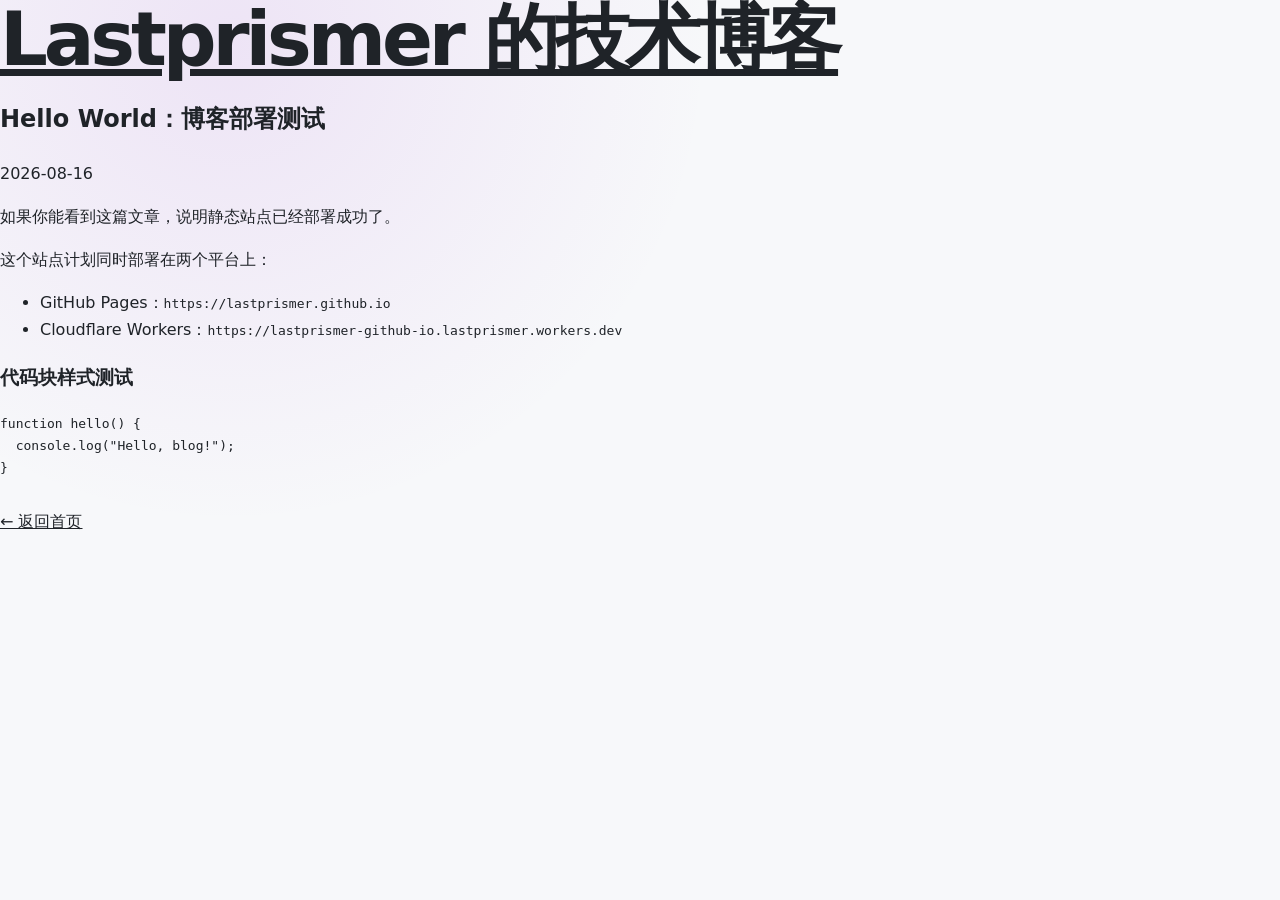
<file: posts/hello-world.html>
<!DOCTYPE html>
<html lang="zh-CN">
<head>
<meta charset="UTF-8">
<meta name="viewport" content="width=device-width, initial-scale=1.0">
<title>Hello World：博客部署测试</title>
<link rel="stylesheet" href="../assets/style.css">
</head>
<body>
<header>
  <h1><a href="../">Lastprismer 的技术博客</a></h1>
</header>
<main>
  <article>
    <h2>Hello World：博客部署测试</h2>
    <time>2026-08-16</time>
    <p>如果你能看到这篇文章，说明静态站点已经部署成功了。</p>
    <p>这个站点计划同时部署在两个平台上：</p>
    <ul>
      <li>GitHub Pages：<code>https://lastprismer.github.io</code></li>
      <li>Cloudflare Workers：<code>https://lastprismer-github-io.lastprismer.workers.dev</code></li>
    </ul>
    <h3>代码块样式测试</h3>
    <pre><code>function hello() {
  console.log("Hello, blog!");
}</code></pre>
  </article>
</main>
<footer>
  <p><a href="../">← 返回首页</a></p>
</footer>
</body>
</html>
</file>
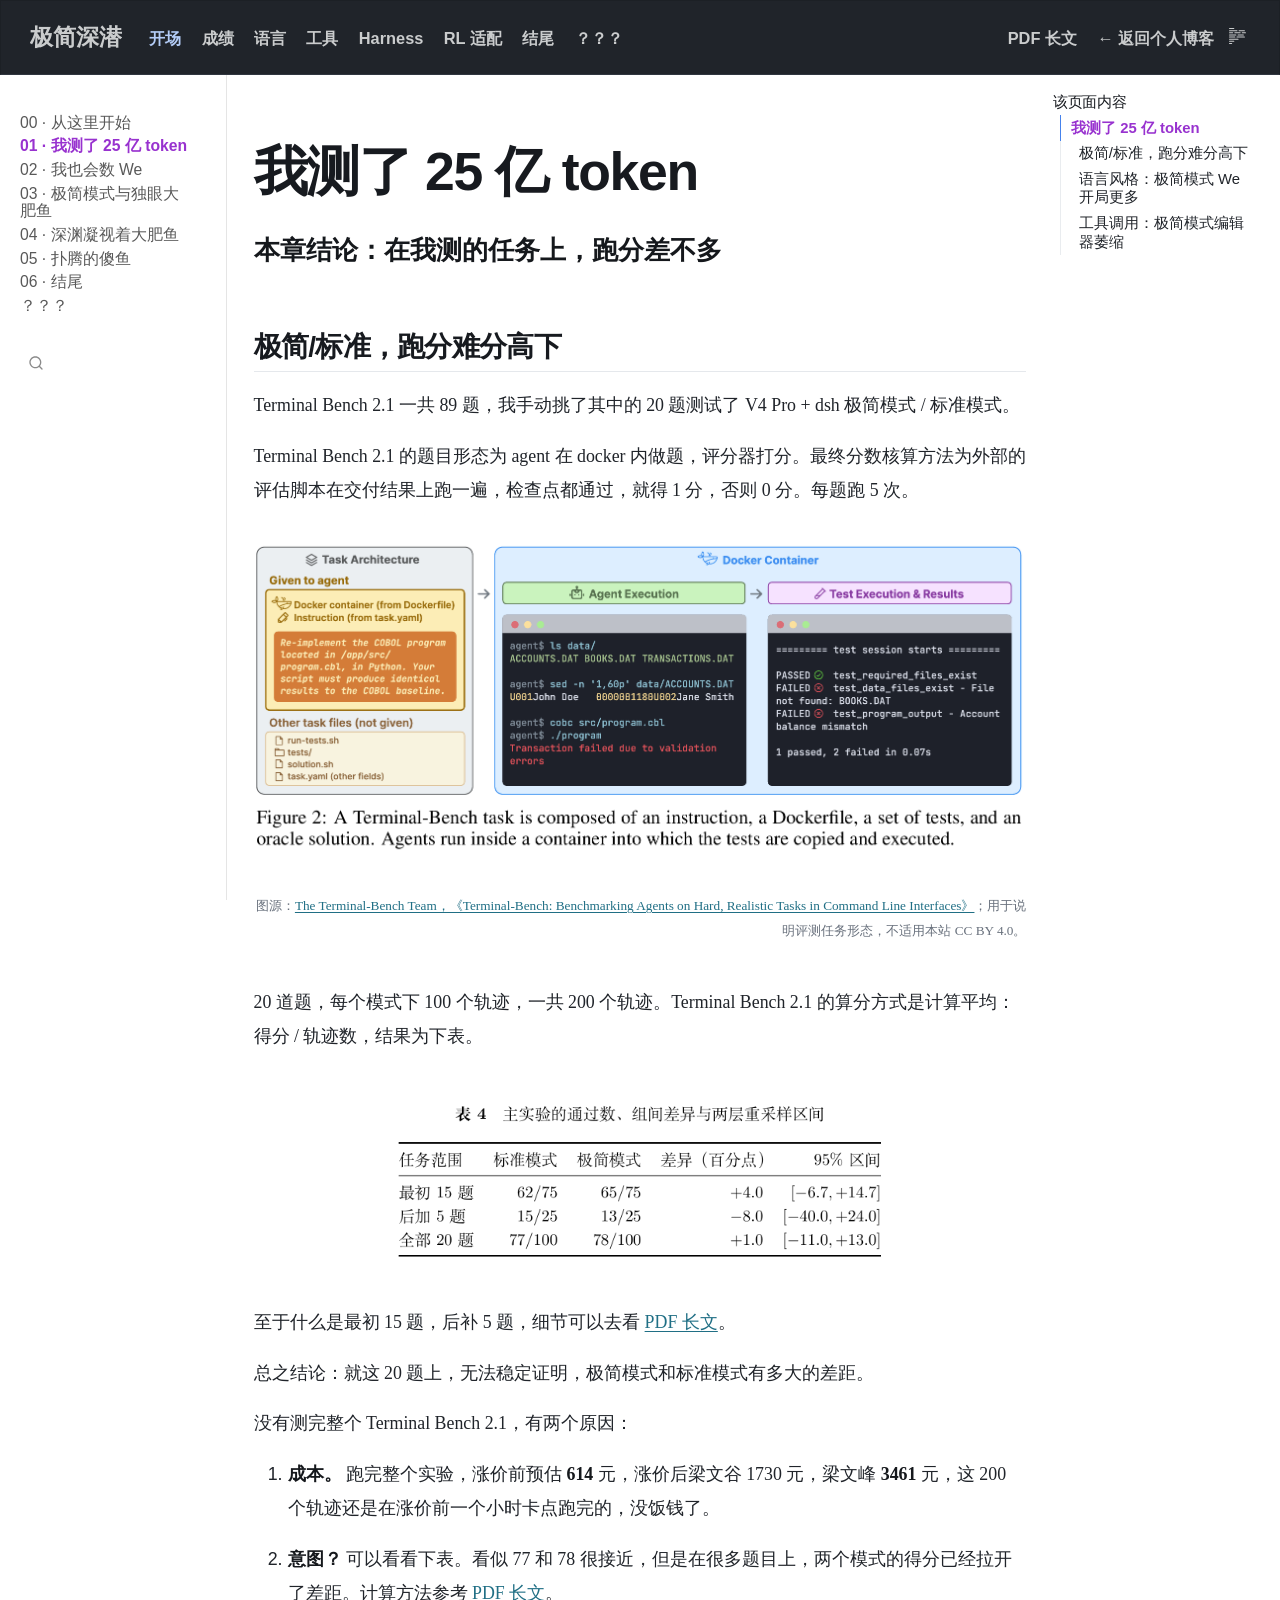
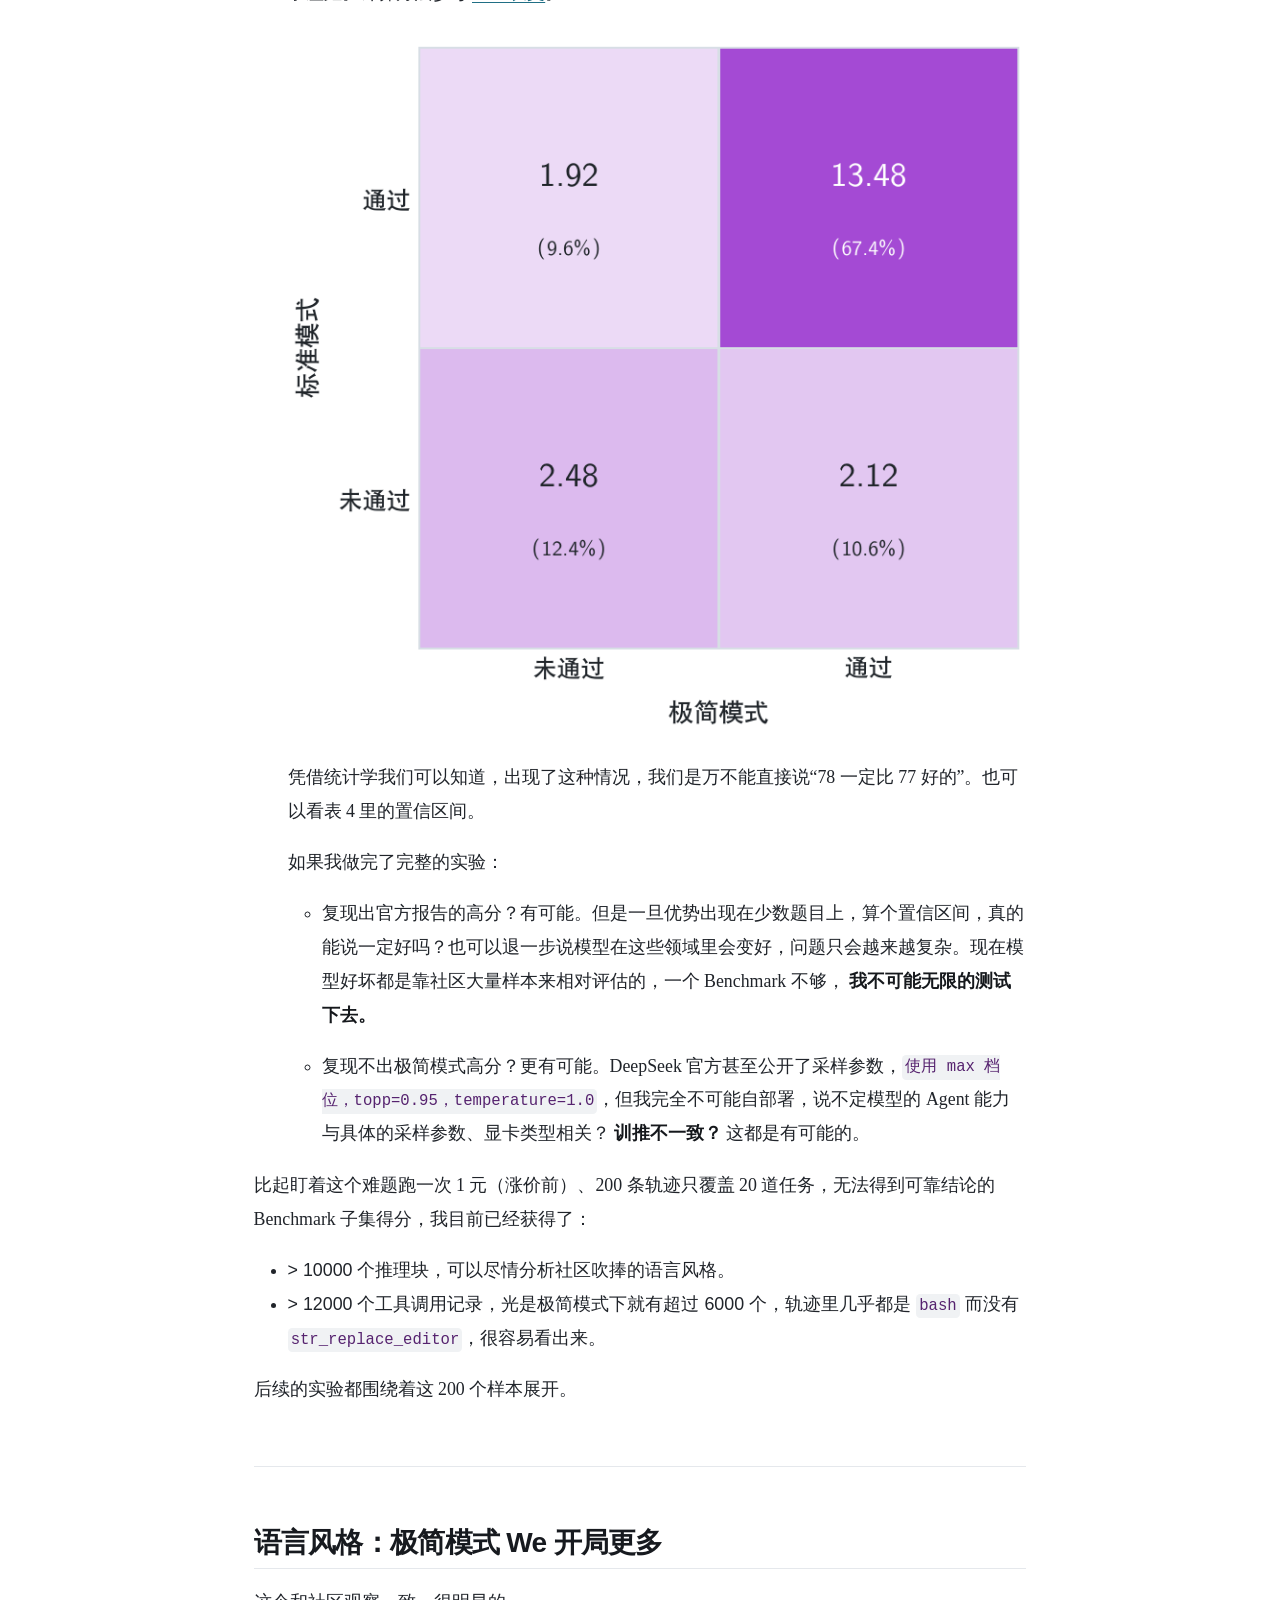
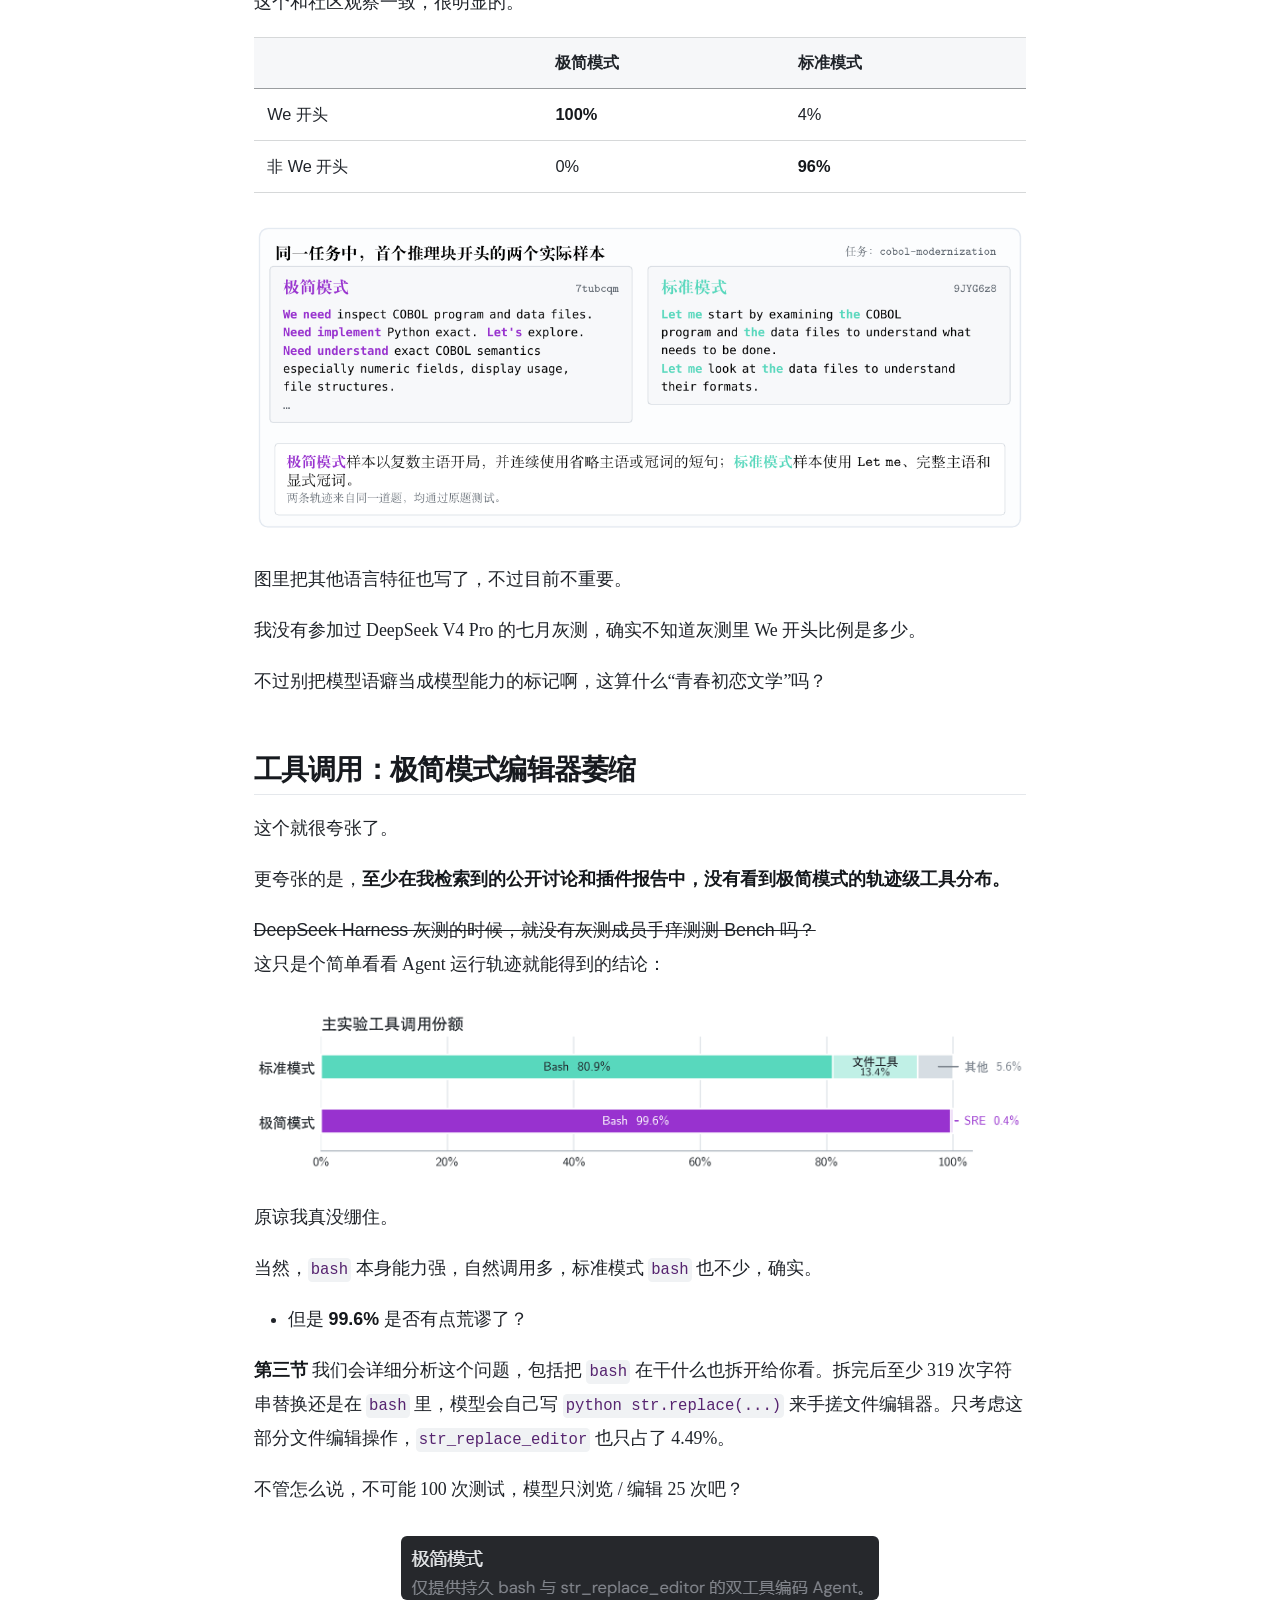
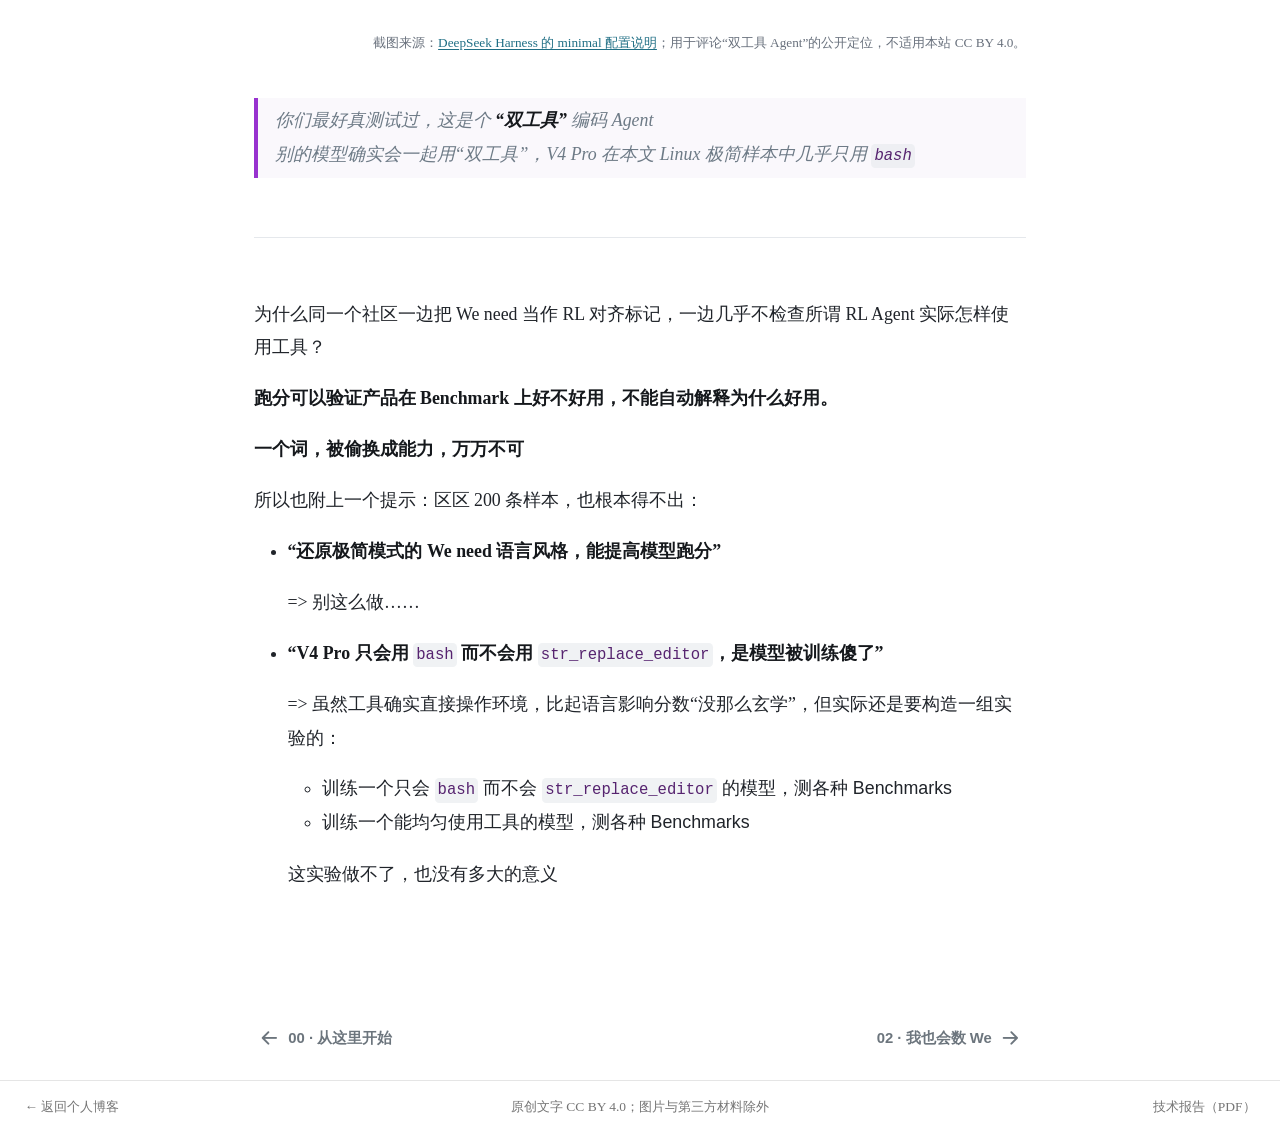
<file: blog/deepseek-v4-pro/01_results.html>
<!DOCTYPE html>
<html xmlns="http://www.w3.org/1999/xhtml" lang="zh-Hans" xml:lang="zh-Hans"><head>

<meta charset="utf-8">
<meta name="generator" content="quarto-1.10.18">

<meta name="viewport" content="width=device-width, initial-scale=1.0, user-scalable=yes">


<title>results – 极简深潜</title>
<style>
/* Default styles provided by pandoc.
** See https://pandoc.org/MANUAL.html#variables-for-html for config info.
*/
span.smallcaps{font-variant: small-caps;}
div.columns{display: flex; gap: 1.5em;}
div.column{flex: auto;}
@media screen {
div.columns{gap: min(4vw, 1.5em);}
div.column{overflow-x: auto;}
}
div.hanging-indent{margin-left: 1.5em; text-indent: -1.5em;}
ul.task-list{list-style: none;}
ul.task-list li input[type="checkbox"] {
  width: 0.8em;
  margin: 0 0.8em 0.2em -1em; /* quarto-specific, see https://github.com/quarto-dev/quarto-cli/issues/4556 */ 
  vertical-align: middle;
}
</style>


<script src="site_libs/quarto-nav/quarto-nav.js"></script>
<script src="site_libs/quarto-nav/headroom.min.js"></script>
<script src="site_libs/clipboard/clipboard.min.js"></script>
<script src="site_libs/quarto-search/autocomplete.umd.js"></script>
<script src="site_libs/quarto-search/fuse.min.js"></script>
<script src="site_libs/quarto-search/quarto-search.js"></script>
<meta name="quarto:offset" content="./">
<link href="./02_language.html" rel="next">
<link href="./index.html" rel="prev">
<script src="site_libs/quarto-html/quarto.js" type="module"></script>
<script src="site_libs/quarto-html/tabsets/tabsets.js" type="module"></script>
<script src="site_libs/quarto-html/popper.min.js"></script>
<script src="site_libs/quarto-html/tippy.umd.min.js"></script>
<script src="site_libs/quarto-html/anchor.min.js"></script>
<link href="site_libs/quarto-html/tippy.css" rel="stylesheet">
<link href="site_libs/quarto-html/quarto-syntax-highlighting-64a204ab8560d761af7679ceaba22944.css" rel="stylesheet" id="quarto-text-highlighting-styles">
<script src="site_libs/bootstrap/bootstrap.min.js"></script>
<link href="site_libs/bootstrap/bootstrap-icons.css" rel="stylesheet">
<link href="site_libs/bootstrap/bootstrap-10a17ad04981d1636a2872b537ff0b59.min.css" rel="stylesheet" append-hash="true" id="quarto-bootstrap" data-mode="light">
<script id="quarto-search-options" type="application/json">{
  "location": "sidebar",
  "copy-button": false,
  "collapse-after": 3,
  "panel-placement": "start",
  "type": "overlay",
  "limit": 50,
  "keyboard-shortcut": [
    "f",
    "/",
    "s"
  ],
  "language": {
    "search-no-results-text": "没有结果",
    "search-matching-documents-text": "匹配的文档",
    "search-copy-link-title": "复制搜索链接",
    "search-hide-matches-text": "隐藏其它匹配结果",
    "search-more-match-text": "更多匹配结果",
    "search-more-matches-text": "更多匹配结果",
    "search-clear-button-title": "清除",
    "search-text-placeholder": "",
    "search-detached-cancel-button-title": "取消",
    "search-submit-button-title": "提交",
    "search-label": "搜索"
  }
}</script>
<style>html{ scroll-behavior: smooth; }</style>


<link rel="stylesheet" href="styles.css">
<meta property="og:title" content="极简深潜">
<meta property="og:description" content="DeepSeek V4 Pro 极简模式、社区插件与 Harness 工具路由调查">
<meta property="og:image" content="https://lastprismer.github.io/blog/deepseek-v4-pro/images/tb-2-1.png">
<meta property="og:site_name" content="极简深潜">
<meta property="og:image:height" content="657">
<meta property="og:image:width" content="1561">
<meta name="twitter:title" content="极简深潜">
<meta name="twitter:description" content="DeepSeek V4 Pro 极简模式、社区插件与 Harness 工具路由调查">
<meta name="twitter:image" content="https://lastprismer.github.io/blog/deepseek-v4-pro/images/tb-2-1.png">
<meta name="twitter:image-height" content="657">
<meta name="twitter:image-width" content="1561">
<meta name="twitter:card" content="summary_large_image">
<link rel="canonical" href="https://lastprismer.github.io/blog/deepseek-v4-pro/01_results.html">
</head>

<body class="nav-sidebar docked nav-fixed quarto-light">

<div id="quarto-search-results"></div>
  <header id="quarto-header" class="headroom fixed-top">
    <nav class="navbar navbar-expand-lg " data-bs-theme="dark">
      <div class="navbar-container container-fluid">
      <div class="navbar-brand-container mx-auto">
    <a class="navbar-brand" href="./index.html">
    <span class="navbar-title">极简深潜</span>
    </a>
  </div>
          <button class="navbar-toggler" type="button" data-bs-toggle="collapse" data-bs-target="#navbarCollapse" aria-controls="navbarCollapse" role="menu" aria-expanded="false" aria-label="展开或折叠导航栏" onclick="if (window.quartoToggleHeadroom) { window.quartoToggleHeadroom(); }">
  <span class="navbar-toggler-icon"></span>
</button>
          <div class="collapse navbar-collapse" id="navbarCollapse">
            <ul class="navbar-nav navbar-nav-scroll me-auto">
  <li class="nav-item">
    <a class="nav-link active" href="./index.html" aria-current="page"> 
<span class="menu-text">开场</span></a>
  </li>  
  <li class="nav-item">
    <a class="nav-link" href="./01_results.html"> 
<span class="menu-text">成绩</span></a>
  </li>  
  <li class="nav-item">
    <a class="nav-link" href="./02_language.html"> 
<span class="menu-text">语言</span></a>
  </li>  
  <li class="nav-item">
    <a class="nav-link" href="./03_tools.html"> 
<span class="menu-text">工具</span></a>
  </li>  
  <li class="nav-item">
    <a class="nav-link" href="./04_harness.html"> 
<span class="menu-text">Harness</span></a>
  </li>  
  <li class="nav-item">
    <a class="nav-link" href="./05_rl_adaptation.html"> 
<span class="menu-text">RL 适配</span></a>
  </li>  
  <li class="nav-item">
    <a class="nav-link" href="./06_summary.html"> 
<span class="menu-text">结尾</span></a>
  </li>  
  <li class="nav-item">
    <a class="nav-link" href="./i_in_the_folds_of_time.html"> 
<span class="menu-text">？？？</span></a>
  </li>  
</ul>
            <ul class="navbar-nav navbar-nav-scroll ms-auto">
  <li class="nav-item">
    <a class="nav-link" href="https://github.com/Lastprismer/deepseek-v4-pro-harness-analysis/blob/main/paper/deepseek-v4-pro-harness-analysis.pdf"> 
<span class="menu-text">PDF 长文</span></a>
  </li>  
  <li class="nav-item">
    <a class="nav-link" href="./../"> 
<span class="menu-text">← 返回个人博客</span></a>
  </li>  
</ul>
          </div> <!-- /navcollapse -->
            <div class="quarto-navbar-tools">
  <a href="" class="quarto-reader-toggle quarto-navigation-tool px-1" onclick="window.quartoToggleReader(); return false;" title="切换阅读器模式">
  <div class="quarto-reader-toggle-btn">
  <i class="bi"></i>
  </div>
</a>
</div>
      </div> <!-- /container-fluid -->
    </nav>
  <nav class="quarto-secondary-nav">
    <div class="container-fluid d-flex">
      <button type="button" class="quarto-btn-toggle btn" data-bs-toggle="collapse" role="button" data-bs-target=".quarto-sidebar-collapse-item" aria-controls="quarto-sidebar" aria-expanded="false" aria-label="展开或折叠侧边栏导航" onclick="if (window.quartoToggleHeadroom) { window.quartoToggleHeadroom(); }">
        <i class="bi bi-layout-text-sidebar-reverse"></i>
      </button>
        <nav class="quarto-page-breadcrumbs" aria-label="breadcrumb"><ol class="breadcrumb"><li class="breadcrumb-item"><a href="./01_results.html">01 · 我测了 25 亿 token</a></li></ol></nav>
        <a class="flex-grow-1" role="navigation" data-bs-toggle="collapse" data-bs-target=".quarto-sidebar-collapse-item" aria-controls="quarto-sidebar" aria-expanded="false" aria-label="展开或折叠侧边栏导航" onclick="if (window.quartoToggleHeadroom) { window.quartoToggleHeadroom(); }">      
        </a>
      <button type="button" class="btn quarto-search-button" aria-label="搜索" onclick="window.quartoOpenSearch();">
        <i class="bi bi-search"></i>
      </button>
    </div>
  </nav>
</header>
<!-- content -->
<div id="quarto-content" class="quarto-container page-columns page-rows-contents page-layout-article page-navbar">
<!-- sidebar -->
  <nav id="quarto-sidebar" class="sidebar collapse collapse-horizontal quarto-sidebar-collapse-item sidebar-navigation docked overflow-auto">
        <div class="sidebar-tools-main">
    <div id="quarto-search" class="quarto-navigation-tool px-1" title="搜索"></div>
</div>
    <div class="sidebar-menu-container"> 
    <ul class="list-unstyled mt-1">
        <li class="sidebar-item">
  <div class="sidebar-item-container"> 
  <a href="./index.html" class="sidebar-item-text sidebar-link">
 <span class="menu-text">00 · 从这里开始</span></a>
  </div>
</li>
        <li class="sidebar-item">
  <div class="sidebar-item-container"> 
  <a href="./01_results.html" class="sidebar-item-text sidebar-link active">
 <span class="menu-text">01 · 我测了 25 亿 token</span></a>
  </div>
</li>
        <li class="sidebar-item">
  <div class="sidebar-item-container"> 
  <a href="./02_language.html" class="sidebar-item-text sidebar-link">
 <span class="menu-text">02 · 我也会数 We</span></a>
  </div>
</li>
        <li class="sidebar-item">
  <div class="sidebar-item-container"> 
  <a href="./03_tools.html" class="sidebar-item-text sidebar-link">
 <span class="menu-text">03 · 极简模式与独眼大肥鱼</span></a>
  </div>
</li>
        <li class="sidebar-item">
  <div class="sidebar-item-container"> 
  <a href="./04_harness.html" class="sidebar-item-text sidebar-link">
 <span class="menu-text">04 · 深渊凝视着大肥鱼</span></a>
  </div>
</li>
        <li class="sidebar-item">
  <div class="sidebar-item-container"> 
  <a href="./05_rl_adaptation.html" class="sidebar-item-text sidebar-link">
 <span class="menu-text">05 · 扑腾的傻鱼</span></a>
  </div>
</li>
        <li class="sidebar-item">
  <div class="sidebar-item-container"> 
  <a href="./06_summary.html" class="sidebar-item-text sidebar-link">
 <span class="menu-text">06 · 结尾</span></a>
  </div>
</li>
        <li class="sidebar-item">
  <div class="sidebar-item-container"> 
  <a href="./i_in_the_folds_of_time.html" class="sidebar-item-text sidebar-link">
 <span class="menu-text">？？？</span></a>
  </div>
</li>
    </ul>
    </div>
</nav>
<div id="quarto-sidebar-glass" class="quarto-sidebar-collapse-item" data-bs-toggle="collapse" data-bs-target=".quarto-sidebar-collapse-item"></div>
<!-- margin-sidebar -->
    <div id="quarto-margin-sidebar" class="sidebar margin-sidebar">
        <nav id="TOC" role="doc-toc" class="toc-active">
    <h2 id="toc-title">该页面内容</h2>
   
  <ul>
  <li><a href="#我测了-25-亿-token" id="toc-我测了-25-亿-token" class="nav-link active" data-scroll-target="#我测了-25-亿-token">我测了 25 亿 token</a>
  <ul class="collapse">
  <li><a href="#极简标准跑分难分高下" id="toc-极简标准跑分难分高下" class="nav-link" data-scroll-target="#极简标准跑分难分高下">极简/标准，跑分难分高下</a></li>
  <li><a href="#语言风格极简模式-we-开局更多" id="toc-语言风格极简模式-we-开局更多" class="nav-link" data-scroll-target="#语言风格极简模式-we-开局更多">语言风格：极简模式 We 开局更多</a></li>
  <li><a href="#工具调用极简模式编辑器萎缩" id="toc-工具调用极简模式编辑器萎缩" class="nav-link" data-scroll-target="#工具调用极简模式编辑器萎缩">工具调用：极简模式编辑器萎缩</a></li>
  </ul></li>
  </ul>
</nav>
    </div>
<!-- main -->
<main class="content" id="quarto-document-content"><header id="title-block-header" class="quarto-title-block"></header>




<section id="我测了-25-亿-token" class="level1">
<h1>我测了 25 亿 token</h1>
<p><big><big><strong>本章结论：在我测的任务上，跑分差不多</strong></big></big></p>
<section id="极简标准跑分难分高下" class="level2">
<h2 class="anchored" data-anchor-id="极简标准跑分难分高下">极简/标准，跑分难分高下</h2>
<p>Terminal Bench 2.1 一共 89 题，我手动挑了其中的 20 题测试了 V4 Pro + dsh 极简模式 / 标准模式。</p>
<p>Terminal Bench 2.1 的题目形态为 agent 在 docker 内做题，评分器打分。最终分数核算方法为外部的评估脚本在交付结果上跑一遍，检查点都通过，就得 1 分，否则 0 分。每题跑 5 次。</p>
<p><img src="images/tb-2-1.png" class="img-fluid"></p>
<p class="image-credit">
图源：<a href="https://arxiv.org/abs/2601.11868">The Terminal-Bench Team，《Terminal-Bench: Benchmarking Agents on Hard, Realistic Tasks in Command Line Interfaces》</a>；用于说明评测任务形态，不适用本站 CC BY 4.0。
</p>
<p>20 道题，每个模式下 100 个轨迹，一共 200 个轨迹。Terminal Bench 2.1 的算分方式是计算平均：得分 / 轨迹数，结果为下表。</p>
<p><img src="images/table-04-score.png" class="img-fluid"></p>
<p>至于什么是最初 15 题，后补 5 题，细节可以去看 <a href="https://github.com/Lastprismer/deepseek-v4-pro-harness-analysis/blob/main/paper/deepseek-v4-pro-harness-analysis.pdf">PDF 长文</a>。</p>
<p>总之结论：就这 20 题上，无法稳定证明，极简模式和标准模式有多大的差距。</p>
<p>没有测完整个 Terminal Bench 2.1，有两个原因：</p>
<ol type="1">
<li><p><strong>成本。</strong> 跑完整个实验，涨价前预估 <strong>614</strong> 元，涨价后梁文谷 1730 元，梁文峰 <strong>3461</strong> 元，这 200 个轨迹还是在涨价前一个小时卡点跑完的，没饭钱了。</p></li>
<li><p><strong>意图？</strong> 可以看看下表。看似 77 和 78 很接近，但是在很多题目上，两个模式的得分已经拉开了差距。计算方法参考 <a href="https://github.com/Lastprismer/deepseek-v4-pro-harness-analysis/blob/main/paper/deepseek-v4-pro-harness-analysis.pdf">PDF 长文</a>。</p>
<p><img src="images/task-score-matrix.png" class="img-fluid"></p>
<p>凭借统计学我们可以知道，出现了这种情况，我们是万不能直接说“78 一定比 77 好的”。也可以看表 4 里的置信区间。</p>
<p>如果我做完了完整的实验：</p>
<ul>
<li><p>复现出官方报告的高分？有可能。但是一旦优势出现在少数题目上，算个置信区间，真的能说一定好吗？也可以退一步说模型在这些领域里会变好，问题只会越来越复杂。现在模型好坏都是靠社区大量样本来相对评估的，一个 Benchmark 不够， <strong>我不可能无限的测试下去。</strong></p></li>
<li><p>复现不出极简模式高分？更有可能。DeepSeek 官方甚至公开了采样参数，<code>使用 max 档位，topp=0.95，temperature=1.0</code>，但我完全不可能自部署，说不定模型的 Agent 能力与具体的采样参数、显卡类型相关？ <strong>训推不一致？</strong> 这都是有可能的。</p></li>
</ul></li>
</ol>
<p>比起盯着这个难题跑一次 1 元（涨价前）、200 条轨迹只覆盖 20 道任务，无法得到可靠结论的 Benchmark 子集得分，我目前已经获得了：</p>
<ul>
<li>&gt; 10000 个推理块，可以尽情分析社区吹捧的语言风格。</li>
<li>&gt; 12000 个工具调用记录，光是极简模式下就有超过 6000 个，轨迹里几乎都是 <code>bash</code> 而没有 <code>str_replace_editor</code>，很容易看出来。</li>
</ul>
<p>后续的实验都围绕着这 200 个样本展开。</p>
<hr>
</section>
<section id="语言风格极简模式-we-开局更多" class="level2">
<h2 class="anchored" data-anchor-id="语言风格极简模式-we-开局更多">语言风格：极简模式 We 开局更多</h2>
<p>这个和社区观察一致，很明显的。</p>
<table class="caption-top table">
<thead>
<tr class="header">
<th style="text-align: left;"></th>
<th>极简模式</th>
<th>标准模式</th>
</tr>
</thead>
<tbody>
<tr class="odd">
<td style="text-align: left;">We 开头</td>
<td><strong>100%</strong></td>
<td>4%</td>
</tr>
<tr class="even">
<td style="text-align: left;">非 We 开头</td>
<td>0%</td>
<td><strong>96%</strong></td>
</tr>
</tbody>
</table>
<p><img src="images/language-opening-example.png" class="img-fluid"></p>
<p>图里把其他语言特征也写了，不过目前不重要。</p>
<p>我没有参加过 DeepSeek V4 Pro 的七月灰测，确实不知道灰测里 We 开头比例是多少。</p>
<p>不过别把模型语癖当成模型能力的标记啊，这算什么“青春初恋文学”吗？</p>
</section>
<section id="工具调用极简模式编辑器萎缩" class="level2">
<h2 class="anchored" data-anchor-id="工具调用极简模式编辑器萎缩">工具调用：极简模式编辑器萎缩</h2>
<p>这个就很夸张了。</p>
<p>更夸张的是，<strong>至少在我检索到的公开讨论和插件报告中，没有看到极简模式的轨迹级工具分布。</strong></p>
<del>
DeepSeek Harness 灰测的时候，就没有灰测成员手痒测测 Bench 吗？
</del>
<p>这只是个简单看看 Agent 运行轨迹就能得到的结论：</p>
<p><img src="images/tool-channel-accounting.png" class="img-fluid"></p>
<p>原谅我真没绷住。</p>
<p>当然，<code>bash</code> 本身能力强，自然调用多，标准模式 <code>bash</code> 也不少，确实。</p>
<ul>
<li>但是 <strong>99.6%</strong> 是否有点荒谬了？</li>
</ul>
<p><strong>第三节</strong> 我们会详细分析这个问题，包括把 <code>bash</code> 在干什么也拆开给你看。拆完后至少 319 次字符串替换还是在 <code>bash</code> 里，模型会自己写 <code>python str.replace(...)</code> 来手搓文件编辑器。只考虑这部分文件编辑操作，<code>str_replace_editor</code> 也只占了 4.49%。</p>
<p>不管怎么说，不可能 100 次测试，模型只浏览 / 编辑 25 次吧？</p>
<p><img src="images/minimal.png" class="img-fluid"></p>
<p class="image-credit">
截图来源：<a href="https://github.com/deepseek-ai/deepseek-harness/blob/master/docs/user/guide/python-sdk.md">DeepSeek Harness 的 minimal 配置说明</a>；用于评论“双工具 Agent”的公开定位，不适用本站 CC BY 4.0。
</p>
<blockquote class="blockquote">
<p>你们最好真测试过，这是个 <strong>“双工具”</strong> 编码 Agent<br> 别的模型确实会一起用“双工具”，V4 Pro 在本文 Linux 极简样本中几乎只用 <code>bash</code></p>
</blockquote>
<hr>
<p>为什么同一个社区一边把 We need 当作 RL 对齐标记，一边几乎不检查所谓 RL Agent 实际怎样使用工具？</p>
<p><strong>跑分可以验证产品在 Benchmark 上好不好用，不能自动解释为什么好用。</strong></p>
<p><strong>一个词，被偷换成能力，万万不可</strong></p>
<p>所以也附上一个提示：区区 200 条样本，也根本得不出：</p>
<ul>
<li><p><strong>“还原极简模式的 We need 语言风格，能提高模型跑分”</strong></p>
<p>=&gt; 别这么做……</p></li>
<li><p><strong>“V4 Pro 只会用 <code>bash</code> 而不会用 <code>str_replace_editor</code>，是模型被训练傻了”</strong></p>
<p>=&gt; 虽然工具确实直接操作环境，比起语言影响分数“没那么玄学”，但实际还是要构造一组实验的：</p>
<ul>
<li>训练一个只会 <code>bash</code> 而不会 <code>str_replace_editor</code> 的模型，测各种 Benchmarks</li>
<li>训练一个能均匀使用工具的模型，测各种 Benchmarks</li>
</ul>
<p>这实验做不了，也没有多大的意义</p></li>
</ul>


</section>
</section>

<a onclick="window.scrollTo(0, 0); return false;" role="button" id="quarto-back-to-top"><i class="bi bi-arrow-up"></i> 回到顶部</a></main> <!-- /main -->
<script id="quarto-html-after-body" type="application/javascript">
  window.document.addEventListener("DOMContentLoaded", function (event) {
    const icon = "";
    const anchorJS = new window.AnchorJS();
    anchorJS.options = {
      placement: 'right',
      icon: icon
    };
    anchorJS.add('.anchored');
    const isCodeAnnotation = (el) => {
      for (const clz of el.classList) {
        if (clz.startsWith('code-annotation-')) {                     
          return true;
        }
      }
      return false;
    }
    const onCopySuccess = function(e) {
      // button target
      const button = e.trigger;
      // don't keep focus
      button.blur();
      // flash "checked"
      button.classList.add('code-copy-button-checked');
      var currentTitle = button.getAttribute("title");
      button.setAttribute("title", "已复制");
      let tooltip;
      if (window.bootstrap) {
        button.setAttribute("data-bs-toggle", "tooltip");
        button.setAttribute("data-bs-placement", "left");
        button.setAttribute("data-bs-title", "已复制");
        tooltip = new bootstrap.Tooltip(button, 
          { trigger: "manual", 
            customClass: "code-copy-button-tooltip",
            offset: [0, -8]});
        tooltip.show();    
      }
      setTimeout(function() {
        if (tooltip) {
          tooltip.hide();
          button.removeAttribute("data-bs-title");
          button.removeAttribute("data-bs-toggle");
          button.removeAttribute("data-bs-placement");
        }
        button.setAttribute("title", currentTitle);
        button.classList.remove('code-copy-button-checked');
      }, 1000);
      // clear code selection
      e.clearSelection();
    }
    const getTextToCopy = function(trigger) {
      const outerScaffold = trigger.parentElement.cloneNode(true);
      const codeEl = outerScaffold.querySelector('code');
      for (const childEl of codeEl.children) {
        if (isCodeAnnotation(childEl)) {
          childEl.remove();
        }
      }
      return codeEl.innerText;
    }
    const clipboard = new window.ClipboardJS('.code-copy-button:not([data-in-quarto-modal])', {
      text: getTextToCopy
    });
    clipboard.on('success', onCopySuccess);
    if (window.document.getElementById('quarto-embedded-source-code-modal')) {
      const clipboardModal = new window.ClipboardJS('.code-copy-button[data-in-quarto-modal]', {
        text: getTextToCopy,
        container: window.document.getElementById('quarto-embedded-source-code-modal')
      });
      clipboardModal.on('success', onCopySuccess);
    }
      var localhostRegex = new RegExp(/^(?:http|https):\/\/localhost\:?[0-9]*\//);
      var mailtoRegex = new RegExp(/^mailto:/);
        var filterRegex = new RegExp("https:\/\/lastprismer\.github\.io\/blog\/deepseek-v4-pro");
      var isInternal = (href) => {
          return filterRegex.test(href) || localhostRegex.test(href) || mailtoRegex.test(href);
      }
      // Inspect non-navigation links and adorn them if external
     var links = window.document.querySelectorAll('a[href]:not(.nav-link):not(.navbar-brand):not(.toc-action):not(.sidebar-link):not(.sidebar-item-toggle):not(.pagination-link):not(.no-external):not([aria-hidden]):not(.dropdown-item):not(.quarto-navigation-tool):not(.about-link)');
      for (var i=0; i<links.length; i++) {
        const link = links[i];
        if (!isInternal(link.href)) {
          // undo the damage that might have been done by quarto-nav.js in the case of
          // links that we want to consider external
          if (link.dataset.originalHref !== undefined) {
            link.href = link.dataset.originalHref;
          }
            // target, if specified
            link.setAttribute("target", "_blank");
            if (link.getAttribute("rel") === null) {
              link.setAttribute("rel", "noopener");
            }
        }
      }
    function tippyHover(el, contentFn, onTriggerFn, onUntriggerFn) {
      const config = {
        allowHTML: true,
        maxWidth: 500,
        delay: 100,
        arrow: false,
        appendTo: function(el) {
            return el.parentElement;
        },
        interactive: true,
        interactiveBorder: 10,
        theme: 'quarto',
        placement: 'bottom-start',
      };
      if (contentFn) {
        config.content = contentFn;
      }
      if (onTriggerFn) {
        config.onTrigger = onTriggerFn;
      }
      if (onUntriggerFn) {
        config.onUntrigger = onUntriggerFn;
      }
      window.tippy(el, config); 
    }
    const noterefs = window.document.querySelectorAll('a[role="doc-noteref"]');
    for (var i=0; i<noterefs.length; i++) {
      const ref = noterefs[i];
      tippyHover(ref, function() {
        // use id or data attribute instead here
        let href = ref.getAttribute('data-footnote-href') || ref.getAttribute('href');
        try { href = new URL(href).hash; } catch {}
        const id = href.replace(/^#\/?/, "");
        const note = window.document.getElementById(id);
        if (note) {
          return note.innerHTML;
        } else {
          return "";
        }
      });
    }
    const xrefs = window.document.querySelectorAll('a.quarto-xref');
    const processXRef = (id, note) => {
      // Strip column container classes
      const stripColumnClz = (el) => {
        el.classList.remove("page-full", "page-columns");
        if (el.children) {
          for (const child of el.children) {
            stripColumnClz(child);
          }
        }
      }
      stripColumnClz(note)
      if (id === null || id.startsWith('sec-')) {
        // Special case sections, only their first couple elements
        const container = document.createElement("div");
        if (note.children && note.children.length > 2) {
          container.appendChild(note.children[0].cloneNode(true));
          for (let i = 1; i < note.children.length; i++) {
            const child = note.children[i];
            if (child.tagName === "P" && child.innerText === "") {
              continue;
            } else {
              container.appendChild(child.cloneNode(true));
              break;
            }
          }
          if (window.Quarto?.typesetMath) {
            window.Quarto.typesetMath(container);
          }
          return container.innerHTML
        } else {
          if (window.Quarto?.typesetMath) {
            window.Quarto.typesetMath(note);
          }
          return note.innerHTML;
        }
      } else {
        // Remove any anchor links if they are present
        const anchorLink = note.querySelector('a.anchorjs-link');
        if (anchorLink) {
          anchorLink.remove();
        }
        if (window.Quarto?.typesetMath) {
          window.Quarto.typesetMath(note);
        }
        if (note.classList.contains("callout")) {
          return note.outerHTML;
        } else {
          return note.innerHTML;
        }
      }
    }
    for (var i=0; i<xrefs.length; i++) {
      const xref = xrefs[i];
      tippyHover(xref, undefined, function(instance) {
        instance.disable();
        let url = xref.getAttribute('href');
        let hash = undefined; 
        if (url.startsWith('#')) {
          hash = url;
        } else {
          try { hash = new URL(url).hash; } catch {}
        }
        if (hash) {
          const id = hash.replace(/^#\/?/, "");
          const note = window.document.getElementById(id);
          if (note !== null) {
            try {
              const html = processXRef(id, note.cloneNode(true));
              instance.setContent(html);
            } finally {
              instance.enable();
              instance.show();
            }
          } else {
            // See if we can fetch this
            fetch(url.split('#')[0])
            .then(res => res.text())
            .then(html => {
              const parser = new DOMParser();
              const htmlDoc = parser.parseFromString(html, "text/html");
              const note = htmlDoc.getElementById(id);
              if (note !== null) {
                const html = processXRef(id, note);
                instance.setContent(html);
              } 
            }).finally(() => {
              instance.enable();
              instance.show();
            });
          }
        } else {
          // See if we can fetch a full url (with no hash to target)
          // This is a special case and we should probably do some content thinning / targeting
          fetch(url)
          .then(res => res.text())
          .then(html => {
            const parser = new DOMParser();
            const htmlDoc = parser.parseFromString(html, "text/html");
            const note = htmlDoc.querySelector('main.content');
            if (note !== null) {
              // This should only happen for chapter cross references
              // (since there is no id in the URL)
              // remove the first header
              if (note.children.length > 0 && note.children[0].tagName === "HEADER") {
                note.children[0].remove();
              }
              const html = processXRef(null, note);
              instance.setContent(html);
            } 
          }).finally(() => {
            instance.enable();
            instance.show();
          });
        }
      }, function(instance) {
      });
    }
        let selectedAnnoteEl;
        const selectorForAnnotation = ( cell, annotation) => {
          let cellAttr = 'data-code-cell="' + cell + '"';
          let lineAttr = 'data-code-annotation="' +  annotation + '"';
          const selector = 'span[' + cellAttr + '][' + lineAttr + ']';
          return selector;
        }
        const selectCodeLines = (annoteEl) => {
          const doc = window.document;
          const targetCell = annoteEl.getAttribute("data-target-cell");
          const targetAnnotation = annoteEl.getAttribute("data-target-annotation");
          const annoteSpan = window.document.querySelector(selectorForAnnotation(targetCell, targetAnnotation));
          const lines = annoteSpan.getAttribute("data-code-lines").split(",");
          const lineIds = lines.map((line) => {
            return targetCell + "-" + line;
          })
          let top = null;
          let height = null;
          let parent = null;
          if (lineIds.length > 0) {
              //compute the position of the single el (top and bottom and make a div)
              const el = window.document.getElementById(lineIds[0]);
              top = el.offsetTop;
              height = el.offsetHeight;
              parent = el.parentElement.parentElement;
            if (lineIds.length > 1) {
              const lastEl = window.document.getElementById(lineIds[lineIds.length - 1]);
              const bottom = lastEl.offsetTop + lastEl.offsetHeight;
              height = bottom - top;
            }
            if (top !== null && height !== null && parent !== null) {
              // cook up a div (if necessary) and position it 
              let div = window.document.getElementById("code-annotation-line-highlight");
              if (div === null) {
                div = window.document.createElement("div");
                div.setAttribute("id", "code-annotation-line-highlight");
                div.style.position = 'absolute';
                parent.appendChild(div);
              }
              div.style.top = top - 2 + "px";
              div.style.height = height + 4 + "px";
              div.style.left = 0;
              let gutterDiv = window.document.getElementById("code-annotation-line-highlight-gutter");
              if (gutterDiv === null) {
                gutterDiv = window.document.createElement("div");
                gutterDiv.setAttribute("id", "code-annotation-line-highlight-gutter");
                gutterDiv.style.position = 'absolute';
                const codeCell = window.document.getElementById(targetCell);
                const gutter = codeCell.querySelector('.code-annotation-gutter');
                gutter.appendChild(gutterDiv);
              }
              gutterDiv.style.top = top - 2 + "px";
              gutterDiv.style.height = height + 4 + "px";
            }
            selectedAnnoteEl = annoteEl;
          }
        };
        const unselectCodeLines = () => {
          const elementsIds = ["code-annotation-line-highlight", "code-annotation-line-highlight-gutter"];
          elementsIds.forEach((elId) => {
            const div = window.document.getElementById(elId);
            if (div) {
              div.remove();
            }
          });
          selectedAnnoteEl = undefined;
        };
          // Handle positioning of the toggle
      window.addEventListener(
        "resize",
        throttle(() => {
          elRect = undefined;
          if (selectedAnnoteEl) {
            selectCodeLines(selectedAnnoteEl);
          }
        }, 10)
      );
      function throttle(fn, ms) {
      let throttle = false;
      let timer;
        return (...args) => {
          if(!throttle) { // first call gets through
              fn.apply(this, args);
              throttle = true;
          } else { // all the others get throttled
              if(timer) clearTimeout(timer); // cancel #2
              timer = setTimeout(() => {
                fn.apply(this, args);
                timer = throttle = false;
              }, ms);
          }
        };
      }
        // Attach click handler to the DT
        const annoteDls = window.document.querySelectorAll('dt[data-target-cell]');
        for (const annoteDlNode of annoteDls) {
          annoteDlNode.addEventListener('click', (event) => {
            const clickedEl = event.target;
            if (clickedEl !== selectedAnnoteEl) {
              unselectCodeLines();
              const activeEl = window.document.querySelector('dt[data-target-cell].code-annotation-active');
              if (activeEl) {
                activeEl.classList.remove('code-annotation-active');
              }
              selectCodeLines(clickedEl);
              clickedEl.classList.add('code-annotation-active');
            } else {
              // Unselect the line
              unselectCodeLines();
              clickedEl.classList.remove('code-annotation-active');
            }
          });
        }
    const findCites = (el) => {
      const parentEl = el.parentElement;
      if (parentEl) {
        const cites = parentEl.dataset.cites;
        if (cites) {
          return {
            el,
            cites: cites.split(' ')
          };
        } else {
          return findCites(el.parentElement)
        }
      } else {
        return undefined;
      }
    };
    var bibliorefs = window.document.querySelectorAll('a[role="doc-biblioref"]');
    for (var i=0; i<bibliorefs.length; i++) {
      const ref = bibliorefs[i];
      const citeInfo = findCites(ref);
      if (citeInfo) {
        tippyHover(citeInfo.el, function() {
          var popup = window.document.createElement('div');
          citeInfo.cites.forEach(function(cite) {
            var citeDiv = window.document.createElement('div');
            citeDiv.classList.add('hanging-indent');
            citeDiv.classList.add('csl-entry');
            var biblioDiv = window.document.getElementById('ref-' + cite);
            if (biblioDiv) {
              citeDiv.innerHTML = biblioDiv.innerHTML;
            }
            popup.appendChild(citeDiv);
          });
          return popup.innerHTML;
        });
      }
    }
  });
  </script>
<nav class="page-navigation">
  <div class="nav-page nav-page-previous">
      <a href="./index.html" class="pagination-link" aria-label="00 · 从这里开始">
        <i class="bi bi-arrow-left-short"></i> <span class="nav-page-text">00 · 从这里开始</span>
      </a>          
  </div>
  <div class="nav-page nav-page-next">
      <a href="./02_language.html" class="pagination-link" aria-label="02 · 我也会数 We">
        <span class="nav-page-text">02 · 我也会数 We</span> <i class="bi bi-arrow-right-short"></i>
      </a>
  </div>
</nav>
</div> <!-- /content -->
<footer class="footer">
  <div class="nav-footer">
    <div class="nav-footer-left">
      <ul class="footer-items list-unstyled">
    <li class="nav-item">
    <a class="nav-link" href="./../">
<p>← 返回个人博客</p>
</a>
  </li>  
</ul>
    </div>   
    <div class="nav-footer-center">
      <ul class="footer-items list-unstyled">
    <li class="nav-item">
    <a class="nav-link" href="https://creativecommons.org/licenses/by/4.0/">
<p>原创文字 CC BY 4.0；图片与第三方材料除外</p>
</a>
  </li>  
</ul>
    </div>
    <div class="nav-footer-right">
      <ul class="footer-items list-unstyled">
    <li class="nav-item">
    <a class="nav-link" href="https://github.com/Lastprismer/deepseek-v4-pro-harness-analysis/blob/main/paper/deepseek-v4-pro-harness-analysis.pdf">
<p>技术报告（PDF）</p>
</a>
  </li>  
</ul>
    </div>
  </div>
</footer>




<script src="site_libs/quarto-html/zenscroll-min.js"></script>
</body></html>
</file>
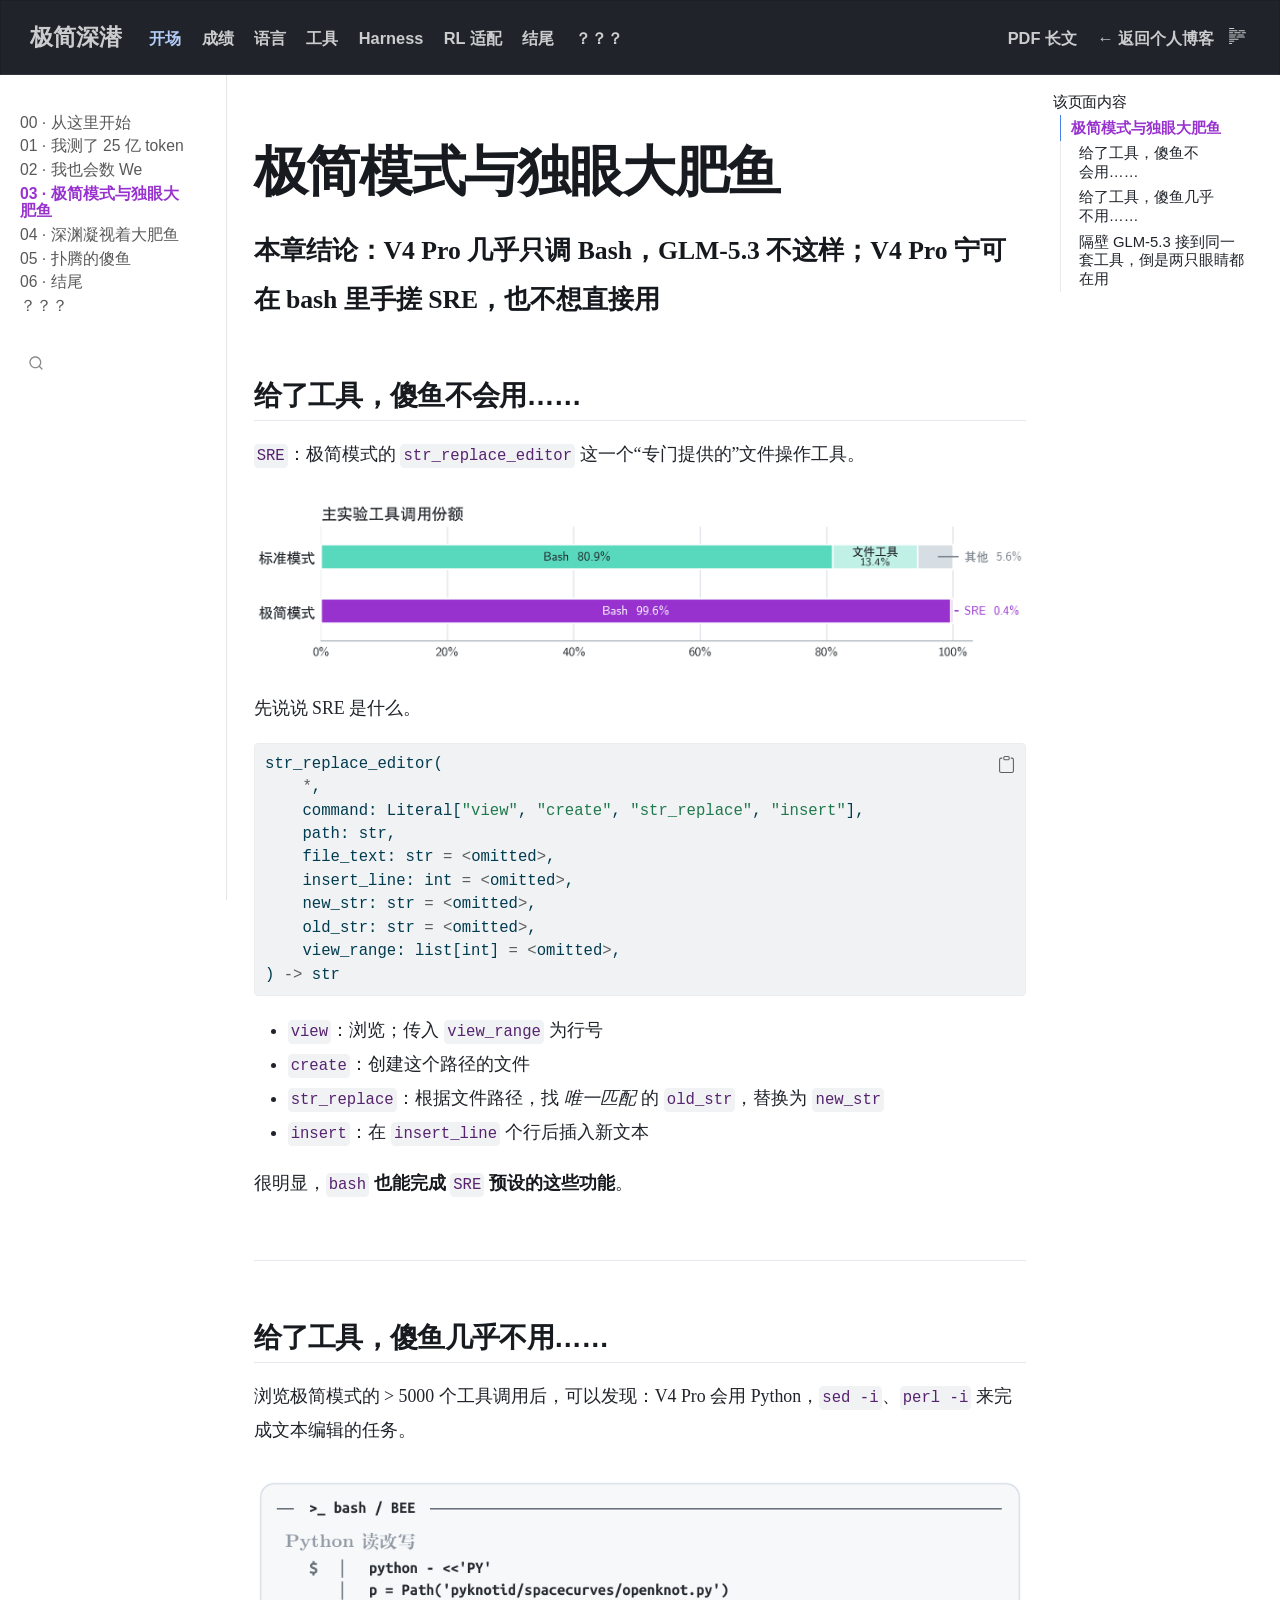
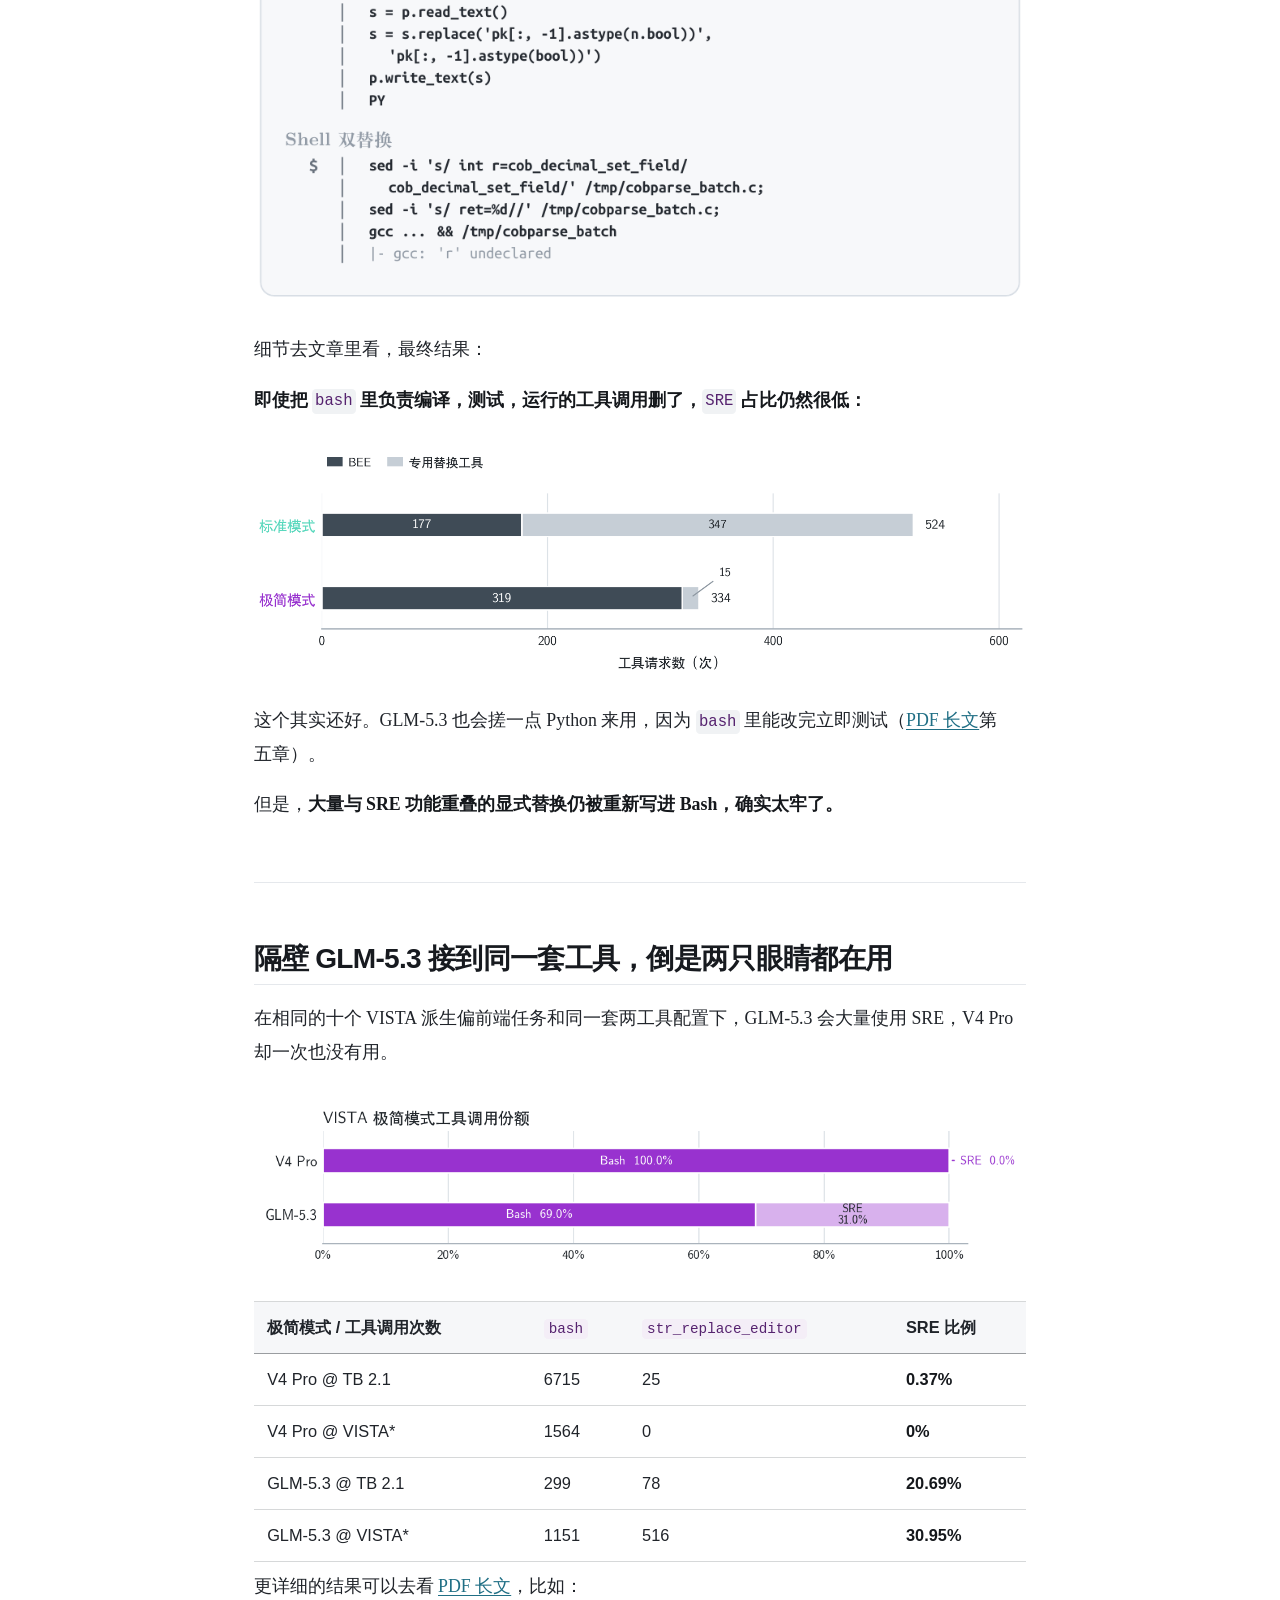
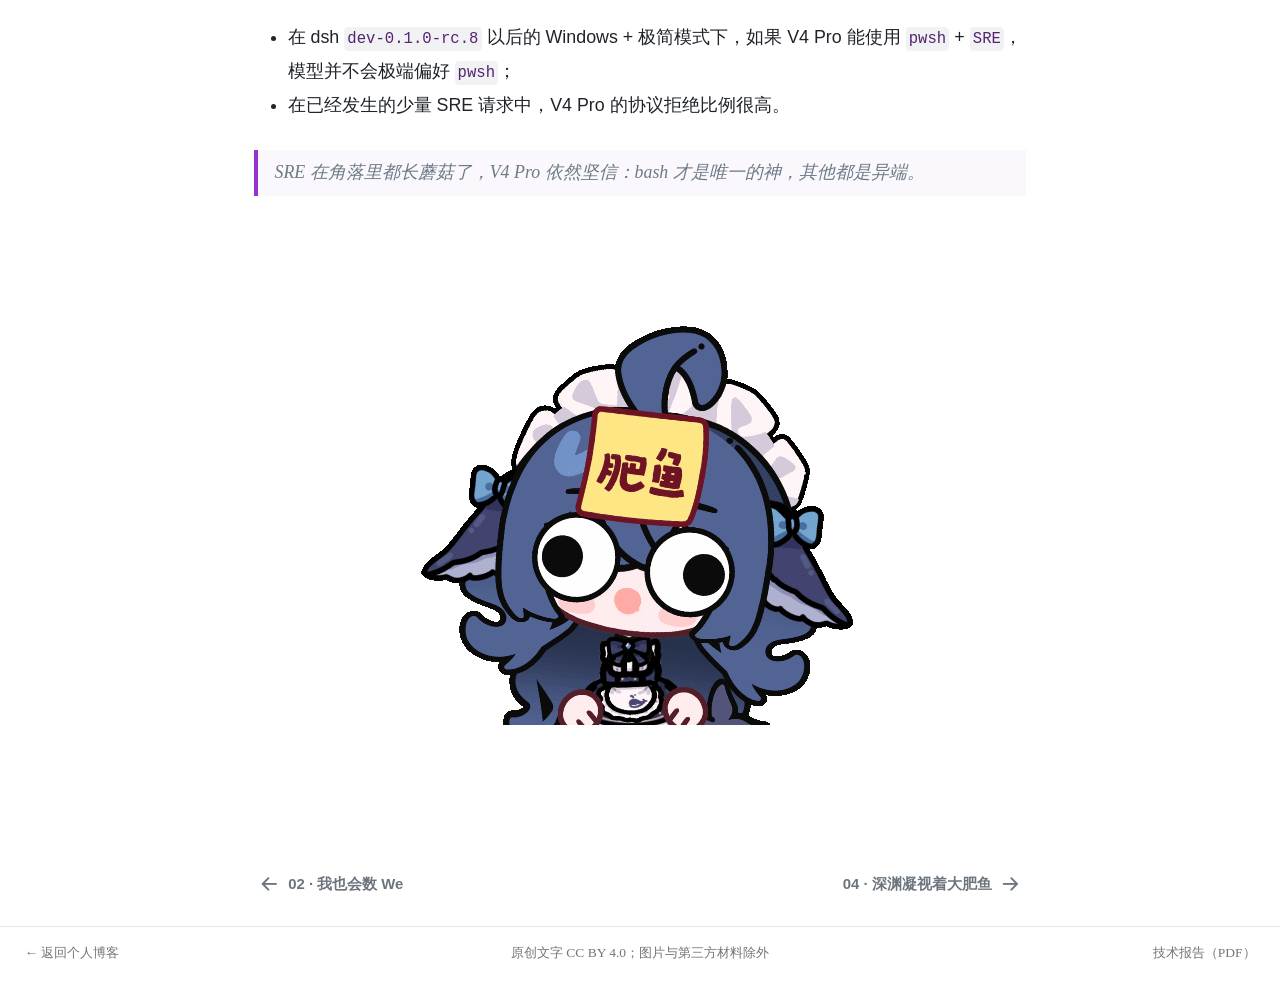
<file: blog/deepseek-v4-pro/03_tools.html>
<!DOCTYPE html>
<html xmlns="http://www.w3.org/1999/xhtml" lang="zh-Hans" xml:lang="zh-Hans"><head>

<meta charset="utf-8">
<meta name="generator" content="quarto-1.10.18">

<meta name="viewport" content="width=device-width, initial-scale=1.0, user-scalable=yes">


<title>tools – 极简深潜</title>
<style>
/* Default styles provided by pandoc.
** See https://pandoc.org/MANUAL.html#variables-for-html for config info.
*/
span.smallcaps{font-variant: small-caps;}
div.columns{display: flex; gap: 1.5em;}
div.column{flex: auto;}
@media screen {
div.columns{gap: min(4vw, 1.5em);}
div.column{overflow-x: auto;}
}
div.hanging-indent{margin-left: 1.5em; text-indent: -1.5em;}
ul.task-list{list-style: none;}
ul.task-list li input[type="checkbox"] {
  width: 0.8em;
  margin: 0 0.8em 0.2em -1em; /* quarto-specific, see https://github.com/quarto-dev/quarto-cli/issues/4556 */ 
  vertical-align: middle;
}
/* CSS for syntax highlighting */
html { -webkit-text-size-adjust: 100%; }
pre > code.sourceCode { white-space: pre; position: relative; }
pre > code.sourceCode > span { display: inline-block; line-height: 1.25; }
pre > code.sourceCode > span:empty { height: 1.2em; }
.sourceCode { overflow: visible; }
code.sourceCode > span { color: inherit; text-decoration: inherit; }
div.sourceCode { margin: 1em 0; }
pre.sourceCode { margin: 0; }
@media screen {
div.sourceCode { overflow: auto; }
}
@media print {
pre > code.sourceCode { white-space: pre-wrap; }
pre > code.sourceCode > span { text-indent: -5em; padding-left: 5em; }
}
pre.numberSource code
  { counter-reset: source-line 0; }
pre.numberSource code > span
  { position: relative; left: -4em; counter-increment: source-line; }
pre.numberSource code > span > a:first-child::before
  { content: counter(source-line);
    position: relative; left: -1em; text-align: right; vertical-align: baseline;
    border: none; display: inline-block;
    -webkit-touch-callout: none; -webkit-user-select: none;
    -khtml-user-select: none; -moz-user-select: none;
    -ms-user-select: none; user-select: none;
    padding: 0 4px; width: 4em;
  }
pre.numberSource { margin-left: 3em;  padding-left: 4px; }
div.sourceCode
  {   }
@media screen {
pre > code.sourceCode > span > a:first-child::before { text-decoration: underline; }
}
</style>


<script src="site_libs/quarto-nav/quarto-nav.js"></script>
<script src="site_libs/quarto-nav/headroom.min.js"></script>
<script src="site_libs/clipboard/clipboard.min.js"></script>
<script src="site_libs/quarto-search/autocomplete.umd.js"></script>
<script src="site_libs/quarto-search/fuse.min.js"></script>
<script src="site_libs/quarto-search/quarto-search.js"></script>
<meta name="quarto:offset" content="./">
<link href="./04_harness.html" rel="next">
<link href="./02_language.html" rel="prev">
<script src="site_libs/quarto-html/quarto.js" type="module"></script>
<script src="site_libs/quarto-html/tabsets/tabsets.js" type="module"></script>
<script src="site_libs/quarto-html/popper.min.js"></script>
<script src="site_libs/quarto-html/tippy.umd.min.js"></script>
<script src="site_libs/quarto-html/anchor.min.js"></script>
<link href="site_libs/quarto-html/tippy.css" rel="stylesheet">
<link href="site_libs/quarto-html/quarto-syntax-highlighting-64a204ab8560d761af7679ceaba22944.css" rel="stylesheet" id="quarto-text-highlighting-styles">
<script src="site_libs/bootstrap/bootstrap.min.js"></script>
<link href="site_libs/bootstrap/bootstrap-icons.css" rel="stylesheet">
<link href="site_libs/bootstrap/bootstrap-10a17ad04981d1636a2872b537ff0b59.min.css" rel="stylesheet" append-hash="true" id="quarto-bootstrap" data-mode="light">
<script id="quarto-search-options" type="application/json">{
  "location": "sidebar",
  "copy-button": false,
  "collapse-after": 3,
  "panel-placement": "start",
  "type": "overlay",
  "limit": 50,
  "keyboard-shortcut": [
    "f",
    "/",
    "s"
  ],
  "language": {
    "search-no-results-text": "没有结果",
    "search-matching-documents-text": "匹配的文档",
    "search-copy-link-title": "复制搜索链接",
    "search-hide-matches-text": "隐藏其它匹配结果",
    "search-more-match-text": "更多匹配结果",
    "search-more-matches-text": "更多匹配结果",
    "search-clear-button-title": "清除",
    "search-text-placeholder": "",
    "search-detached-cancel-button-title": "取消",
    "search-submit-button-title": "提交",
    "search-label": "搜索"
  }
}</script>
<style>html{ scroll-behavior: smooth; }</style>


<link rel="stylesheet" href="styles.css">
<meta property="og:title" content="极简深潜">
<meta property="og:description" content="DeepSeek V4 Pro 极简模式、社区插件与 Harness 工具路由调查">
<meta property="og:image" content="https://lastprismer.github.io/blog/deepseek-v4-pro/images/tool-channel-accounting.png">
<meta property="og:site_name" content="极简深潜">
<meta property="og:image:height" content="337">
<meta property="og:image:width" content="1628">
<meta name="twitter:title" content="极简深潜">
<meta name="twitter:description" content="DeepSeek V4 Pro 极简模式、社区插件与 Harness 工具路由调查">
<meta name="twitter:image" content="https://lastprismer.github.io/blog/deepseek-v4-pro/images/tool-channel-accounting.png">
<meta name="twitter:image-height" content="337">
<meta name="twitter:image-width" content="1628">
<meta name="twitter:card" content="summary_large_image">
<link rel="canonical" href="https://lastprismer.github.io/blog/deepseek-v4-pro/03_tools.html">
</head>

<body class="nav-sidebar docked nav-fixed quarto-light">

<div id="quarto-search-results"></div>
  <header id="quarto-header" class="headroom fixed-top">
    <nav class="navbar navbar-expand-lg " data-bs-theme="dark">
      <div class="navbar-container container-fluid">
      <div class="navbar-brand-container mx-auto">
    <a class="navbar-brand" href="./index.html">
    <span class="navbar-title">极简深潜</span>
    </a>
  </div>
          <button class="navbar-toggler" type="button" data-bs-toggle="collapse" data-bs-target="#navbarCollapse" aria-controls="navbarCollapse" role="menu" aria-expanded="false" aria-label="展开或折叠导航栏" onclick="if (window.quartoToggleHeadroom) { window.quartoToggleHeadroom(); }">
  <span class="navbar-toggler-icon"></span>
</button>
          <div class="collapse navbar-collapse" id="navbarCollapse">
            <ul class="navbar-nav navbar-nav-scroll me-auto">
  <li class="nav-item">
    <a class="nav-link active" href="./index.html" aria-current="page"> 
<span class="menu-text">开场</span></a>
  </li>  
  <li class="nav-item">
    <a class="nav-link" href="./01_results.html"> 
<span class="menu-text">成绩</span></a>
  </li>  
  <li class="nav-item">
    <a class="nav-link" href="./02_language.html"> 
<span class="menu-text">语言</span></a>
  </li>  
  <li class="nav-item">
    <a class="nav-link" href="./03_tools.html"> 
<span class="menu-text">工具</span></a>
  </li>  
  <li class="nav-item">
    <a class="nav-link" href="./04_harness.html"> 
<span class="menu-text">Harness</span></a>
  </li>  
  <li class="nav-item">
    <a class="nav-link" href="./05_rl_adaptation.html"> 
<span class="menu-text">RL 适配</span></a>
  </li>  
  <li class="nav-item">
    <a class="nav-link" href="./06_summary.html"> 
<span class="menu-text">结尾</span></a>
  </li>  
  <li class="nav-item">
    <a class="nav-link" href="./i_in_the_folds_of_time.html"> 
<span class="menu-text">？？？</span></a>
  </li>  
</ul>
            <ul class="navbar-nav navbar-nav-scroll ms-auto">
  <li class="nav-item">
    <a class="nav-link" href="https://github.com/Lastprismer/deepseek-v4-pro-harness-analysis/blob/main/paper/deepseek-v4-pro-harness-analysis.pdf"> 
<span class="menu-text">PDF 长文</span></a>
  </li>  
  <li class="nav-item">
    <a class="nav-link" href="./../"> 
<span class="menu-text">← 返回个人博客</span></a>
  </li>  
</ul>
          </div> <!-- /navcollapse -->
            <div class="quarto-navbar-tools">
  <a href="" class="quarto-reader-toggle quarto-navigation-tool px-1" onclick="window.quartoToggleReader(); return false;" title="切换阅读器模式">
  <div class="quarto-reader-toggle-btn">
  <i class="bi"></i>
  </div>
</a>
</div>
      </div> <!-- /container-fluid -->
    </nav>
  <nav class="quarto-secondary-nav">
    <div class="container-fluid d-flex">
      <button type="button" class="quarto-btn-toggle btn" data-bs-toggle="collapse" role="button" data-bs-target=".quarto-sidebar-collapse-item" aria-controls="quarto-sidebar" aria-expanded="false" aria-label="展开或折叠侧边栏导航" onclick="if (window.quartoToggleHeadroom) { window.quartoToggleHeadroom(); }">
        <i class="bi bi-layout-text-sidebar-reverse"></i>
      </button>
        <nav class="quarto-page-breadcrumbs" aria-label="breadcrumb"><ol class="breadcrumb"><li class="breadcrumb-item"><a href="./03_tools.html">03 · 极简模式与独眼大肥鱼</a></li></ol></nav>
        <a class="flex-grow-1" role="navigation" data-bs-toggle="collapse" data-bs-target=".quarto-sidebar-collapse-item" aria-controls="quarto-sidebar" aria-expanded="false" aria-label="展开或折叠侧边栏导航" onclick="if (window.quartoToggleHeadroom) { window.quartoToggleHeadroom(); }">      
        </a>
      <button type="button" class="btn quarto-search-button" aria-label="搜索" onclick="window.quartoOpenSearch();">
        <i class="bi bi-search"></i>
      </button>
    </div>
  </nav>
</header>
<!-- content -->
<div id="quarto-content" class="quarto-container page-columns page-rows-contents page-layout-article page-navbar">
<!-- sidebar -->
  <nav id="quarto-sidebar" class="sidebar collapse collapse-horizontal quarto-sidebar-collapse-item sidebar-navigation docked overflow-auto">
        <div class="sidebar-tools-main">
    <div id="quarto-search" class="quarto-navigation-tool px-1" title="搜索"></div>
</div>
    <div class="sidebar-menu-container"> 
    <ul class="list-unstyled mt-1">
        <li class="sidebar-item">
  <div class="sidebar-item-container"> 
  <a href="./index.html" class="sidebar-item-text sidebar-link">
 <span class="menu-text">00 · 从这里开始</span></a>
  </div>
</li>
        <li class="sidebar-item">
  <div class="sidebar-item-container"> 
  <a href="./01_results.html" class="sidebar-item-text sidebar-link">
 <span class="menu-text">01 · 我测了 25 亿 token</span></a>
  </div>
</li>
        <li class="sidebar-item">
  <div class="sidebar-item-container"> 
  <a href="./02_language.html" class="sidebar-item-text sidebar-link">
 <span class="menu-text">02 · 我也会数 We</span></a>
  </div>
</li>
        <li class="sidebar-item">
  <div class="sidebar-item-container"> 
  <a href="./03_tools.html" class="sidebar-item-text sidebar-link active">
 <span class="menu-text">03 · 极简模式与独眼大肥鱼</span></a>
  </div>
</li>
        <li class="sidebar-item">
  <div class="sidebar-item-container"> 
  <a href="./04_harness.html" class="sidebar-item-text sidebar-link">
 <span class="menu-text">04 · 深渊凝视着大肥鱼</span></a>
  </div>
</li>
        <li class="sidebar-item">
  <div class="sidebar-item-container"> 
  <a href="./05_rl_adaptation.html" class="sidebar-item-text sidebar-link">
 <span class="menu-text">05 · 扑腾的傻鱼</span></a>
  </div>
</li>
        <li class="sidebar-item">
  <div class="sidebar-item-container"> 
  <a href="./06_summary.html" class="sidebar-item-text sidebar-link">
 <span class="menu-text">06 · 结尾</span></a>
  </div>
</li>
        <li class="sidebar-item">
  <div class="sidebar-item-container"> 
  <a href="./i_in_the_folds_of_time.html" class="sidebar-item-text sidebar-link">
 <span class="menu-text">？？？</span></a>
  </div>
</li>
    </ul>
    </div>
</nav>
<div id="quarto-sidebar-glass" class="quarto-sidebar-collapse-item" data-bs-toggle="collapse" data-bs-target=".quarto-sidebar-collapse-item"></div>
<!-- margin-sidebar -->
    <div id="quarto-margin-sidebar" class="sidebar margin-sidebar">
        <nav id="TOC" role="doc-toc" class="toc-active">
    <h2 id="toc-title">该页面内容</h2>
   
  <ul>
  <li><a href="#极简模式与独眼大肥鱼" id="toc-极简模式与独眼大肥鱼" class="nav-link active" data-scroll-target="#极简模式与独眼大肥鱼">极简模式与独眼大肥鱼</a>
  <ul class="collapse">
  <li><a href="#给了工具傻鱼不会用" id="toc-给了工具傻鱼不会用" class="nav-link" data-scroll-target="#给了工具傻鱼不会用">给了工具，傻鱼不会用……</a></li>
  <li><a href="#给了工具傻鱼几乎不用" id="toc-给了工具傻鱼几乎不用" class="nav-link" data-scroll-target="#给了工具傻鱼几乎不用">给了工具，傻鱼几乎不用……</a></li>
  <li><a href="#隔壁-glm-5.3-接到同一套工具倒是两只眼睛都在用" id="toc-隔壁-glm-5.3-接到同一套工具倒是两只眼睛都在用" class="nav-link" data-scroll-target="#隔壁-glm-5.3-接到同一套工具倒是两只眼睛都在用">隔壁 GLM-5.3 接到同一套工具，倒是两只眼睛都在用</a></li>
  </ul></li>
  </ul>
</nav>
    </div>
<!-- main -->
<main class="content" id="quarto-document-content"><header id="title-block-header" class="quarto-title-block"></header>




<section id="极简模式与独眼大肥鱼" class="level1">
<h1>极简模式与独眼大肥鱼</h1>
<p><big><big><strong>本章结论：V4 Pro 几乎只调 Bash，GLM-5.3 不这样；V4 Pro 宁可在 bash 里手搓 SRE，也不想直接用</strong></big></big></p>
<section id="给了工具傻鱼不会用" class="level2">
<h2 class="anchored" data-anchor-id="给了工具傻鱼不会用">给了工具，傻鱼不会用……</h2>
<p><code>SRE</code>：极简模式的 <code>str_replace_editor</code> 这一个“专门提供的”文件操作工具。</p>
<p><img src="images/tool-channel-accounting.png" class="img-fluid"></p>
<p>先说说 SRE 是什么。</p>
<div class="code-copy-outer-scaffold"><div class="sourceCode" id="cb1"><pre class="sourceCode python code-with-copy"><code class="sourceCode python"><span id="cb1-1"><a href="#cb1-1" aria-hidden="true" tabindex="-1"></a>str_replace_editor(</span>
<span id="cb1-2"><a href="#cb1-2" aria-hidden="true" tabindex="-1"></a>    <span class="op">*</span>,</span>
<span id="cb1-3"><a href="#cb1-3" aria-hidden="true" tabindex="-1"></a>    command: Literal[<span class="st">"view"</span>, <span class="st">"create"</span>, <span class="st">"str_replace"</span>, <span class="st">"insert"</span>],</span>
<span id="cb1-4"><a href="#cb1-4" aria-hidden="true" tabindex="-1"></a>    path: <span class="bu">str</span>,</span>
<span id="cb1-5"><a href="#cb1-5" aria-hidden="true" tabindex="-1"></a>    file_text: <span class="bu">str</span> <span class="op">=</span> <span class="op">&lt;</span>omitted<span class="op">&gt;</span>,</span>
<span id="cb1-6"><a href="#cb1-6" aria-hidden="true" tabindex="-1"></a>    insert_line: <span class="bu">int</span> <span class="op">=</span> <span class="op">&lt;</span>omitted<span class="op">&gt;</span>,</span>
<span id="cb1-7"><a href="#cb1-7" aria-hidden="true" tabindex="-1"></a>    new_str: <span class="bu">str</span> <span class="op">=</span> <span class="op">&lt;</span>omitted<span class="op">&gt;</span>,</span>
<span id="cb1-8"><a href="#cb1-8" aria-hidden="true" tabindex="-1"></a>    old_str: <span class="bu">str</span> <span class="op">=</span> <span class="op">&lt;</span>omitted<span class="op">&gt;</span>,</span>
<span id="cb1-9"><a href="#cb1-9" aria-hidden="true" tabindex="-1"></a>    view_range: <span class="bu">list</span>[<span class="bu">int</span>] <span class="op">=</span> <span class="op">&lt;</span>omitted<span class="op">&gt;</span>,</span>
<span id="cb1-10"><a href="#cb1-10" aria-hidden="true" tabindex="-1"></a>) <span class="op">-&gt;</span> <span class="bu">str</span></span></code></pre></div><button title="复制到剪贴板" class="code-copy-button"><i class="bi"></i></button></div>
<ul>
<li><code>view</code>：浏览；传入 <code>view_range</code> 为行号</li>
<li><code>create</code>：创建这个路径的文件</li>
<li><code>str_replace</code>：根据文件路径，找 <em>唯一匹配</em> 的 <code>old_str</code>，替换为 <code>new_str</code></li>
<li><code>insert</code>：在 <code>insert_line</code> 个行后插入新文本</li>
</ul>
<p>很明显，<strong><code>bash</code> 也能完成 <code>SRE</code> 预设的这些功能</strong>。</p>
<hr>
</section>
<section id="给了工具傻鱼几乎不用" class="level2">
<h2 class="anchored" data-anchor-id="给了工具傻鱼几乎不用">给了工具，傻鱼几乎不用……</h2>
<p>浏览极简模式的 &gt; 5000 个工具调用后，可以发现：V4 Pro 会用 Python，<code>sed -i</code>、<code>perl -i</code> 来完成文本编辑的任务。</p>
<p><img src="images/tool-bee-command-examples.png" class="img-fluid"></p>
<p>细节去文章里看，最终结果：</p>
<p><strong>即使把 <code>bash</code> 里负责编译，测试，运行的工具调用删了，<code>SRE</code> 占比仍然很低：</strong></p>
<p><img src="images/tool-channel-substitution-routing.png" class="img-fluid"></p>
<p>这个其实还好。GLM-5.3 也会搓一点 Python 来用，因为 <code>bash</code> 里能改完立即测试（<a href="https://github.com/Lastprismer/deepseek-v4-pro-harness-analysis/blob/main/paper/deepseek-v4-pro-harness-analysis.pdf">PDF 长文</a>第五章）。</p>
<p>但是，<strong>大量与 SRE 功能重叠的显式替换仍被重新写进 Bash，确实太牢了。</strong></p>
<hr>
</section>
<section id="隔壁-glm-5.3-接到同一套工具倒是两只眼睛都在用" class="level2">
<h2 class="anchored" data-anchor-id="隔壁-glm-5.3-接到同一套工具倒是两只眼睛都在用">隔壁 GLM-5.3 接到同一套工具，倒是两只眼睛都在用</h2>
<p>在相同的十个 VISTA 派生偏前端任务和同一套两工具配置下，GLM-5.3 会大量使用 SRE，V4 Pro 却一次也没有用。</p>
<p><img src="images/generalization-cross-model-vista.png" class="img-fluid"></p>
<table class="caption-top table">
<thead>
<tr class="header">
<th>极简模式 / 工具调用次数</th>
<th><code>bash</code></th>
<th><code>str_replace_editor</code></th>
<th>SRE 比例</th>
</tr>
</thead>
<tbody>
<tr class="odd">
<td>V4 Pro @ TB 2.1</td>
<td>6715</td>
<td>25</td>
<td><strong>0.37%</strong></td>
</tr>
<tr class="even">
<td>V4 Pro @ VISTA*</td>
<td>1564</td>
<td>0</td>
<td><strong>0%</strong></td>
</tr>
<tr class="odd">
<td>GLM-5.3 @ TB 2.1</td>
<td>299</td>
<td>78</td>
<td><strong>20.69%</strong></td>
</tr>
<tr class="even">
<td>GLM-5.3 @ VISTA*</td>
<td>1151</td>
<td>516</td>
<td><strong>30.95%</strong></td>
</tr>
</tbody>
</table>
<p>更详细的结果可以去看 <a href="https://github.com/Lastprismer/deepseek-v4-pro-harness-analysis/blob/main/paper/deepseek-v4-pro-harness-analysis.pdf">PDF 长文</a>，比如：</p>
<ul>
<li>在 dsh <code>dev-0.1.0-rc.8</code> 以后的 Windows + 极简模式下，如果 V4 Pro 能使用 <code>pwsh</code> + <code>SRE</code>，模型并不会极端偏好 <code>pwsh</code>；</li>
<li>在已经发生的少量 SRE 请求中，V4 Pro 的协议拒绝比例很高。</li>
</ul>
<blockquote class="blockquote">
<p>SRE 在角落里都长蘑菇了，V4 Pro 依然坚信：bash 才是唯一的神，其他都是异端。</p>
</blockquote>
<p><img src="images/蓝色大肥鱼_呆(贴纸)_2_2026-08-18-14-10-34.gif" class="img-fluid"></p>


</section>
</section>

<a onclick="window.scrollTo(0, 0); return false;" role="button" id="quarto-back-to-top"><i class="bi bi-arrow-up"></i> 回到顶部</a></main> <!-- /main -->
<script id="quarto-html-after-body" type="application/javascript">
  window.document.addEventListener("DOMContentLoaded", function (event) {
    const icon = "";
    const anchorJS = new window.AnchorJS();
    anchorJS.options = {
      placement: 'right',
      icon: icon
    };
    anchorJS.add('.anchored');
    const isCodeAnnotation = (el) => {
      for (const clz of el.classList) {
        if (clz.startsWith('code-annotation-')) {                     
          return true;
        }
      }
      return false;
    }
    const onCopySuccess = function(e) {
      // button target
      const button = e.trigger;
      // don't keep focus
      button.blur();
      // flash "checked"
      button.classList.add('code-copy-button-checked');
      var currentTitle = button.getAttribute("title");
      button.setAttribute("title", "已复制");
      let tooltip;
      if (window.bootstrap) {
        button.setAttribute("data-bs-toggle", "tooltip");
        button.setAttribute("data-bs-placement", "left");
        button.setAttribute("data-bs-title", "已复制");
        tooltip = new bootstrap.Tooltip(button, 
          { trigger: "manual", 
            customClass: "code-copy-button-tooltip",
            offset: [0, -8]});
        tooltip.show();    
      }
      setTimeout(function() {
        if (tooltip) {
          tooltip.hide();
          button.removeAttribute("data-bs-title");
          button.removeAttribute("data-bs-toggle");
          button.removeAttribute("data-bs-placement");
        }
        button.setAttribute("title", currentTitle);
        button.classList.remove('code-copy-button-checked');
      }, 1000);
      // clear code selection
      e.clearSelection();
    }
    const getTextToCopy = function(trigger) {
      const outerScaffold = trigger.parentElement.cloneNode(true);
      const codeEl = outerScaffold.querySelector('code');
      for (const childEl of codeEl.children) {
        if (isCodeAnnotation(childEl)) {
          childEl.remove();
        }
      }
      return codeEl.innerText;
    }
    const clipboard = new window.ClipboardJS('.code-copy-button:not([data-in-quarto-modal])', {
      text: getTextToCopy
    });
    clipboard.on('success', onCopySuccess);
    if (window.document.getElementById('quarto-embedded-source-code-modal')) {
      const clipboardModal = new window.ClipboardJS('.code-copy-button[data-in-quarto-modal]', {
        text: getTextToCopy,
        container: window.document.getElementById('quarto-embedded-source-code-modal')
      });
      clipboardModal.on('success', onCopySuccess);
    }
      var localhostRegex = new RegExp(/^(?:http|https):\/\/localhost\:?[0-9]*\//);
      var mailtoRegex = new RegExp(/^mailto:/);
        var filterRegex = new RegExp("https:\/\/lastprismer\.github\.io\/blog\/deepseek-v4-pro");
      var isInternal = (href) => {
          return filterRegex.test(href) || localhostRegex.test(href) || mailtoRegex.test(href);
      }
      // Inspect non-navigation links and adorn them if external
     var links = window.document.querySelectorAll('a[href]:not(.nav-link):not(.navbar-brand):not(.toc-action):not(.sidebar-link):not(.sidebar-item-toggle):not(.pagination-link):not(.no-external):not([aria-hidden]):not(.dropdown-item):not(.quarto-navigation-tool):not(.about-link)');
      for (var i=0; i<links.length; i++) {
        const link = links[i];
        if (!isInternal(link.href)) {
          // undo the damage that might have been done by quarto-nav.js in the case of
          // links that we want to consider external
          if (link.dataset.originalHref !== undefined) {
            link.href = link.dataset.originalHref;
          }
            // target, if specified
            link.setAttribute("target", "_blank");
            if (link.getAttribute("rel") === null) {
              link.setAttribute("rel", "noopener");
            }
        }
      }
    function tippyHover(el, contentFn, onTriggerFn, onUntriggerFn) {
      const config = {
        allowHTML: true,
        maxWidth: 500,
        delay: 100,
        arrow: false,
        appendTo: function(el) {
            return el.parentElement;
        },
        interactive: true,
        interactiveBorder: 10,
        theme: 'quarto',
        placement: 'bottom-start',
      };
      if (contentFn) {
        config.content = contentFn;
      }
      if (onTriggerFn) {
        config.onTrigger = onTriggerFn;
      }
      if (onUntriggerFn) {
        config.onUntrigger = onUntriggerFn;
      }
      window.tippy(el, config); 
    }
    const noterefs = window.document.querySelectorAll('a[role="doc-noteref"]');
    for (var i=0; i<noterefs.length; i++) {
      const ref = noterefs[i];
      tippyHover(ref, function() {
        // use id or data attribute instead here
        let href = ref.getAttribute('data-footnote-href') || ref.getAttribute('href');
        try { href = new URL(href).hash; } catch {}
        const id = href.replace(/^#\/?/, "");
        const note = window.document.getElementById(id);
        if (note) {
          return note.innerHTML;
        } else {
          return "";
        }
      });
    }
    const xrefs = window.document.querySelectorAll('a.quarto-xref');
    const processXRef = (id, note) => {
      // Strip column container classes
      const stripColumnClz = (el) => {
        el.classList.remove("page-full", "page-columns");
        if (el.children) {
          for (const child of el.children) {
            stripColumnClz(child);
          }
        }
      }
      stripColumnClz(note)
      if (id === null || id.startsWith('sec-')) {
        // Special case sections, only their first couple elements
        const container = document.createElement("div");
        if (note.children && note.children.length > 2) {
          container.appendChild(note.children[0].cloneNode(true));
          for (let i = 1; i < note.children.length; i++) {
            const child = note.children[i];
            if (child.tagName === "P" && child.innerText === "") {
              continue;
            } else {
              container.appendChild(child.cloneNode(true));
              break;
            }
          }
          if (window.Quarto?.typesetMath) {
            window.Quarto.typesetMath(container);
          }
          return container.innerHTML
        } else {
          if (window.Quarto?.typesetMath) {
            window.Quarto.typesetMath(note);
          }
          return note.innerHTML;
        }
      } else {
        // Remove any anchor links if they are present
        const anchorLink = note.querySelector('a.anchorjs-link');
        if (anchorLink) {
          anchorLink.remove();
        }
        if (window.Quarto?.typesetMath) {
          window.Quarto.typesetMath(note);
        }
        if (note.classList.contains("callout")) {
          return note.outerHTML;
        } else {
          return note.innerHTML;
        }
      }
    }
    for (var i=0; i<xrefs.length; i++) {
      const xref = xrefs[i];
      tippyHover(xref, undefined, function(instance) {
        instance.disable();
        let url = xref.getAttribute('href');
        let hash = undefined; 
        if (url.startsWith('#')) {
          hash = url;
        } else {
          try { hash = new URL(url).hash; } catch {}
        }
        if (hash) {
          const id = hash.replace(/^#\/?/, "");
          const note = window.document.getElementById(id);
          if (note !== null) {
            try {
              const html = processXRef(id, note.cloneNode(true));
              instance.setContent(html);
            } finally {
              instance.enable();
              instance.show();
            }
          } else {
            // See if we can fetch this
            fetch(url.split('#')[0])
            .then(res => res.text())
            .then(html => {
              const parser = new DOMParser();
              const htmlDoc = parser.parseFromString(html, "text/html");
              const note = htmlDoc.getElementById(id);
              if (note !== null) {
                const html = processXRef(id, note);
                instance.setContent(html);
              } 
            }).finally(() => {
              instance.enable();
              instance.show();
            });
          }
        } else {
          // See if we can fetch a full url (with no hash to target)
          // This is a special case and we should probably do some content thinning / targeting
          fetch(url)
          .then(res => res.text())
          .then(html => {
            const parser = new DOMParser();
            const htmlDoc = parser.parseFromString(html, "text/html");
            const note = htmlDoc.querySelector('main.content');
            if (note !== null) {
              // This should only happen for chapter cross references
              // (since there is no id in the URL)
              // remove the first header
              if (note.children.length > 0 && note.children[0].tagName === "HEADER") {
                note.children[0].remove();
              }
              const html = processXRef(null, note);
              instance.setContent(html);
            } 
          }).finally(() => {
            instance.enable();
            instance.show();
          });
        }
      }, function(instance) {
      });
    }
        let selectedAnnoteEl;
        const selectorForAnnotation = ( cell, annotation) => {
          let cellAttr = 'data-code-cell="' + cell + '"';
          let lineAttr = 'data-code-annotation="' +  annotation + '"';
          const selector = 'span[' + cellAttr + '][' + lineAttr + ']';
          return selector;
        }
        const selectCodeLines = (annoteEl) => {
          const doc = window.document;
          const targetCell = annoteEl.getAttribute("data-target-cell");
          const targetAnnotation = annoteEl.getAttribute("data-target-annotation");
          const annoteSpan = window.document.querySelector(selectorForAnnotation(targetCell, targetAnnotation));
          const lines = annoteSpan.getAttribute("data-code-lines").split(",");
          const lineIds = lines.map((line) => {
            return targetCell + "-" + line;
          })
          let top = null;
          let height = null;
          let parent = null;
          if (lineIds.length > 0) {
              //compute the position of the single el (top and bottom and make a div)
              const el = window.document.getElementById(lineIds[0]);
              top = el.offsetTop;
              height = el.offsetHeight;
              parent = el.parentElement.parentElement;
            if (lineIds.length > 1) {
              const lastEl = window.document.getElementById(lineIds[lineIds.length - 1]);
              const bottom = lastEl.offsetTop + lastEl.offsetHeight;
              height = bottom - top;
            }
            if (top !== null && height !== null && parent !== null) {
              // cook up a div (if necessary) and position it 
              let div = window.document.getElementById("code-annotation-line-highlight");
              if (div === null) {
                div = window.document.createElement("div");
                div.setAttribute("id", "code-annotation-line-highlight");
                div.style.position = 'absolute';
                parent.appendChild(div);
              }
              div.style.top = top - 2 + "px";
              div.style.height = height + 4 + "px";
              div.style.left = 0;
              let gutterDiv = window.document.getElementById("code-annotation-line-highlight-gutter");
              if (gutterDiv === null) {
                gutterDiv = window.document.createElement("div");
                gutterDiv.setAttribute("id", "code-annotation-line-highlight-gutter");
                gutterDiv.style.position = 'absolute';
                const codeCell = window.document.getElementById(targetCell);
                const gutter = codeCell.querySelector('.code-annotation-gutter');
                gutter.appendChild(gutterDiv);
              }
              gutterDiv.style.top = top - 2 + "px";
              gutterDiv.style.height = height + 4 + "px";
            }
            selectedAnnoteEl = annoteEl;
          }
        };
        const unselectCodeLines = () => {
          const elementsIds = ["code-annotation-line-highlight", "code-annotation-line-highlight-gutter"];
          elementsIds.forEach((elId) => {
            const div = window.document.getElementById(elId);
            if (div) {
              div.remove();
            }
          });
          selectedAnnoteEl = undefined;
        };
          // Handle positioning of the toggle
      window.addEventListener(
        "resize",
        throttle(() => {
          elRect = undefined;
          if (selectedAnnoteEl) {
            selectCodeLines(selectedAnnoteEl);
          }
        }, 10)
      );
      function throttle(fn, ms) {
      let throttle = false;
      let timer;
        return (...args) => {
          if(!throttle) { // first call gets through
              fn.apply(this, args);
              throttle = true;
          } else { // all the others get throttled
              if(timer) clearTimeout(timer); // cancel #2
              timer = setTimeout(() => {
                fn.apply(this, args);
                timer = throttle = false;
              }, ms);
          }
        };
      }
        // Attach click handler to the DT
        const annoteDls = window.document.querySelectorAll('dt[data-target-cell]');
        for (const annoteDlNode of annoteDls) {
          annoteDlNode.addEventListener('click', (event) => {
            const clickedEl = event.target;
            if (clickedEl !== selectedAnnoteEl) {
              unselectCodeLines();
              const activeEl = window.document.querySelector('dt[data-target-cell].code-annotation-active');
              if (activeEl) {
                activeEl.classList.remove('code-annotation-active');
              }
              selectCodeLines(clickedEl);
              clickedEl.classList.add('code-annotation-active');
            } else {
              // Unselect the line
              unselectCodeLines();
              clickedEl.classList.remove('code-annotation-active');
            }
          });
        }
    const findCites = (el) => {
      const parentEl = el.parentElement;
      if (parentEl) {
        const cites = parentEl.dataset.cites;
        if (cites) {
          return {
            el,
            cites: cites.split(' ')
          };
        } else {
          return findCites(el.parentElement)
        }
      } else {
        return undefined;
      }
    };
    var bibliorefs = window.document.querySelectorAll('a[role="doc-biblioref"]');
    for (var i=0; i<bibliorefs.length; i++) {
      const ref = bibliorefs[i];
      const citeInfo = findCites(ref);
      if (citeInfo) {
        tippyHover(citeInfo.el, function() {
          var popup = window.document.createElement('div');
          citeInfo.cites.forEach(function(cite) {
            var citeDiv = window.document.createElement('div');
            citeDiv.classList.add('hanging-indent');
            citeDiv.classList.add('csl-entry');
            var biblioDiv = window.document.getElementById('ref-' + cite);
            if (biblioDiv) {
              citeDiv.innerHTML = biblioDiv.innerHTML;
            }
            popup.appendChild(citeDiv);
          });
          return popup.innerHTML;
        });
      }
    }
  });
  </script>
<nav class="page-navigation">
  <div class="nav-page nav-page-previous">
      <a href="./02_language.html" class="pagination-link" aria-label="02 · 我也会数 We">
        <i class="bi bi-arrow-left-short"></i> <span class="nav-page-text">02 · 我也会数 We</span>
      </a>          
  </div>
  <div class="nav-page nav-page-next">
      <a href="./04_harness.html" class="pagination-link" aria-label="04 · 深渊凝视着大肥鱼">
        <span class="nav-page-text">04 · 深渊凝视着大肥鱼</span> <i class="bi bi-arrow-right-short"></i>
      </a>
  </div>
</nav>
</div> <!-- /content -->
<footer class="footer">
  <div class="nav-footer">
    <div class="nav-footer-left">
      <ul class="footer-items list-unstyled">
    <li class="nav-item">
    <a class="nav-link" href="./../">
<p>← 返回个人博客</p>
</a>
  </li>  
</ul>
    </div>   
    <div class="nav-footer-center">
      <ul class="footer-items list-unstyled">
    <li class="nav-item">
    <a class="nav-link" href="https://creativecommons.org/licenses/by/4.0/">
<p>原创文字 CC BY 4.0；图片与第三方材料除外</p>
</a>
  </li>  
</ul>
    </div>
    <div class="nav-footer-right">
      <ul class="footer-items list-unstyled">
    <li class="nav-item">
    <a class="nav-link" href="https://github.com/Lastprismer/deepseek-v4-pro-harness-analysis/blob/main/paper/deepseek-v4-pro-harness-analysis.pdf">
<p>技术报告（PDF）</p>
</a>
  </li>  
</ul>
    </div>
  </div>
</footer>




<script src="site_libs/quarto-html/zenscroll-min.js"></script>
</body></html>
</file>
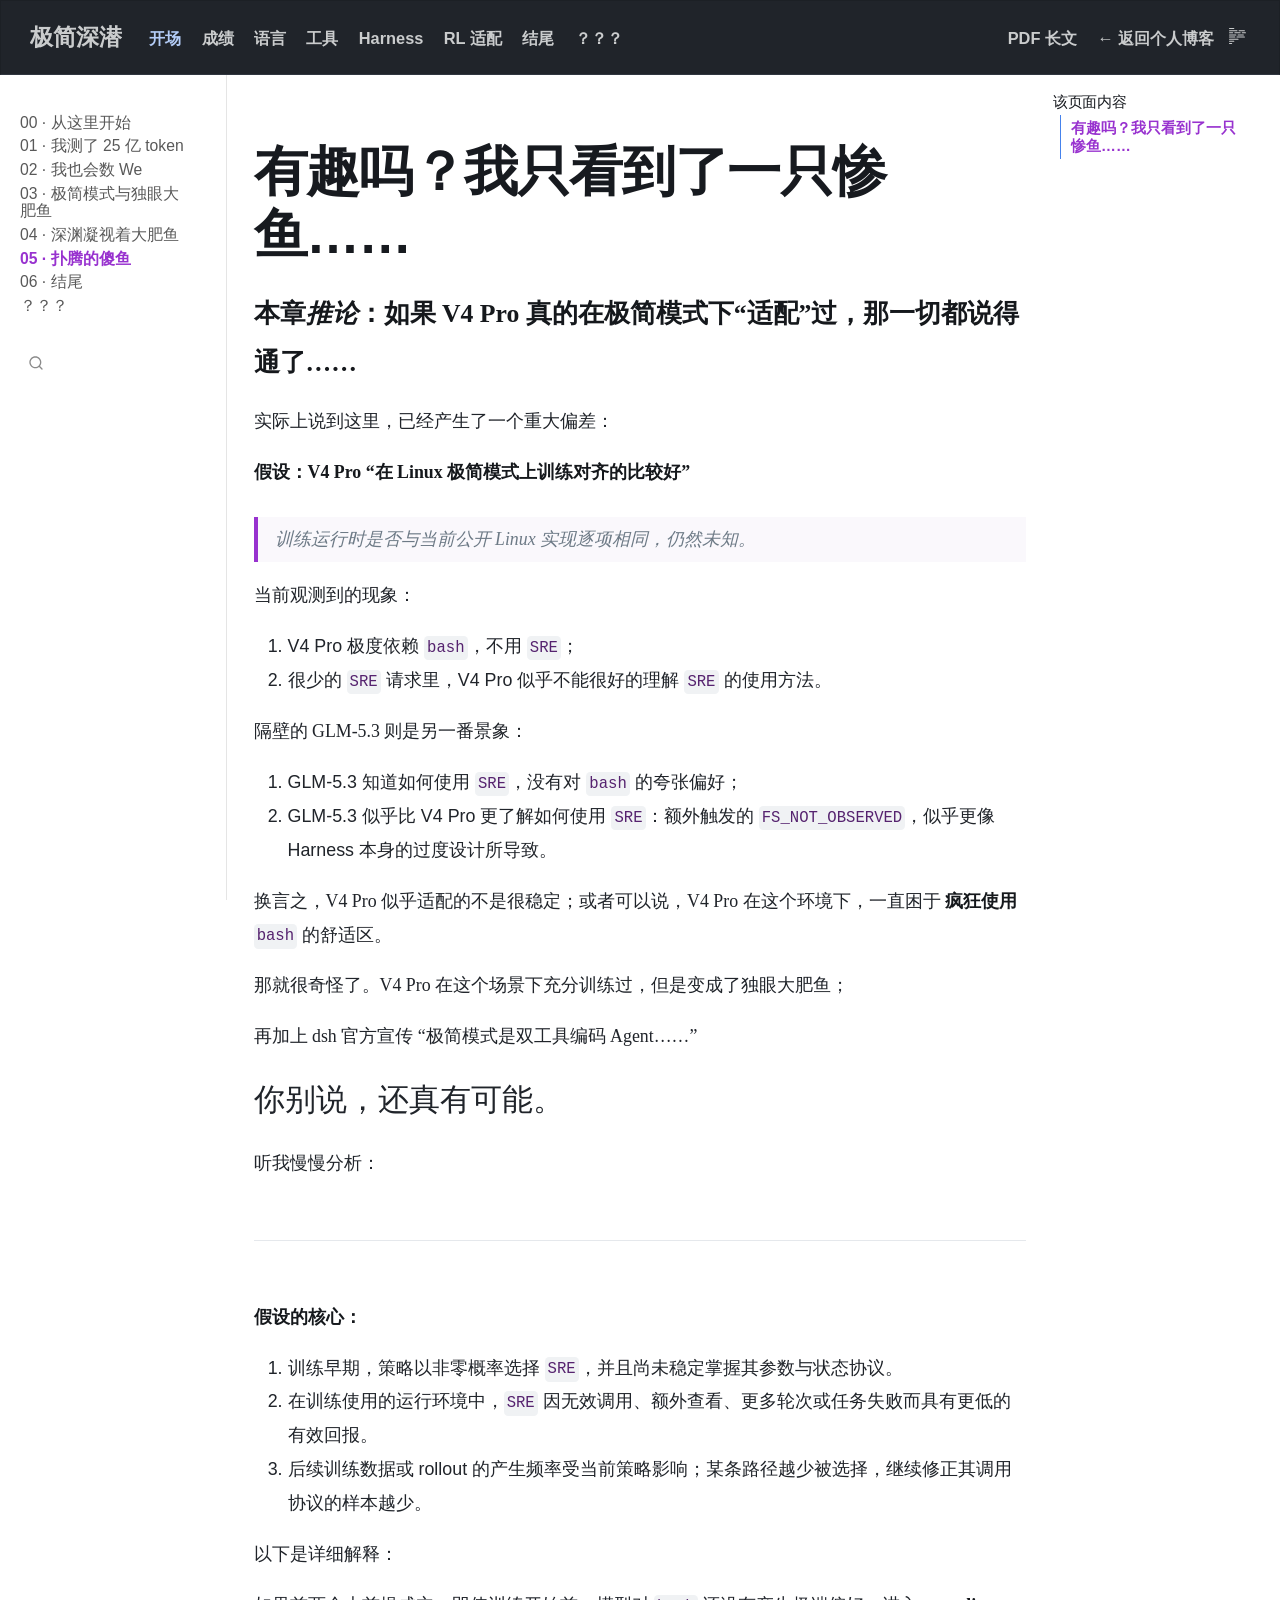
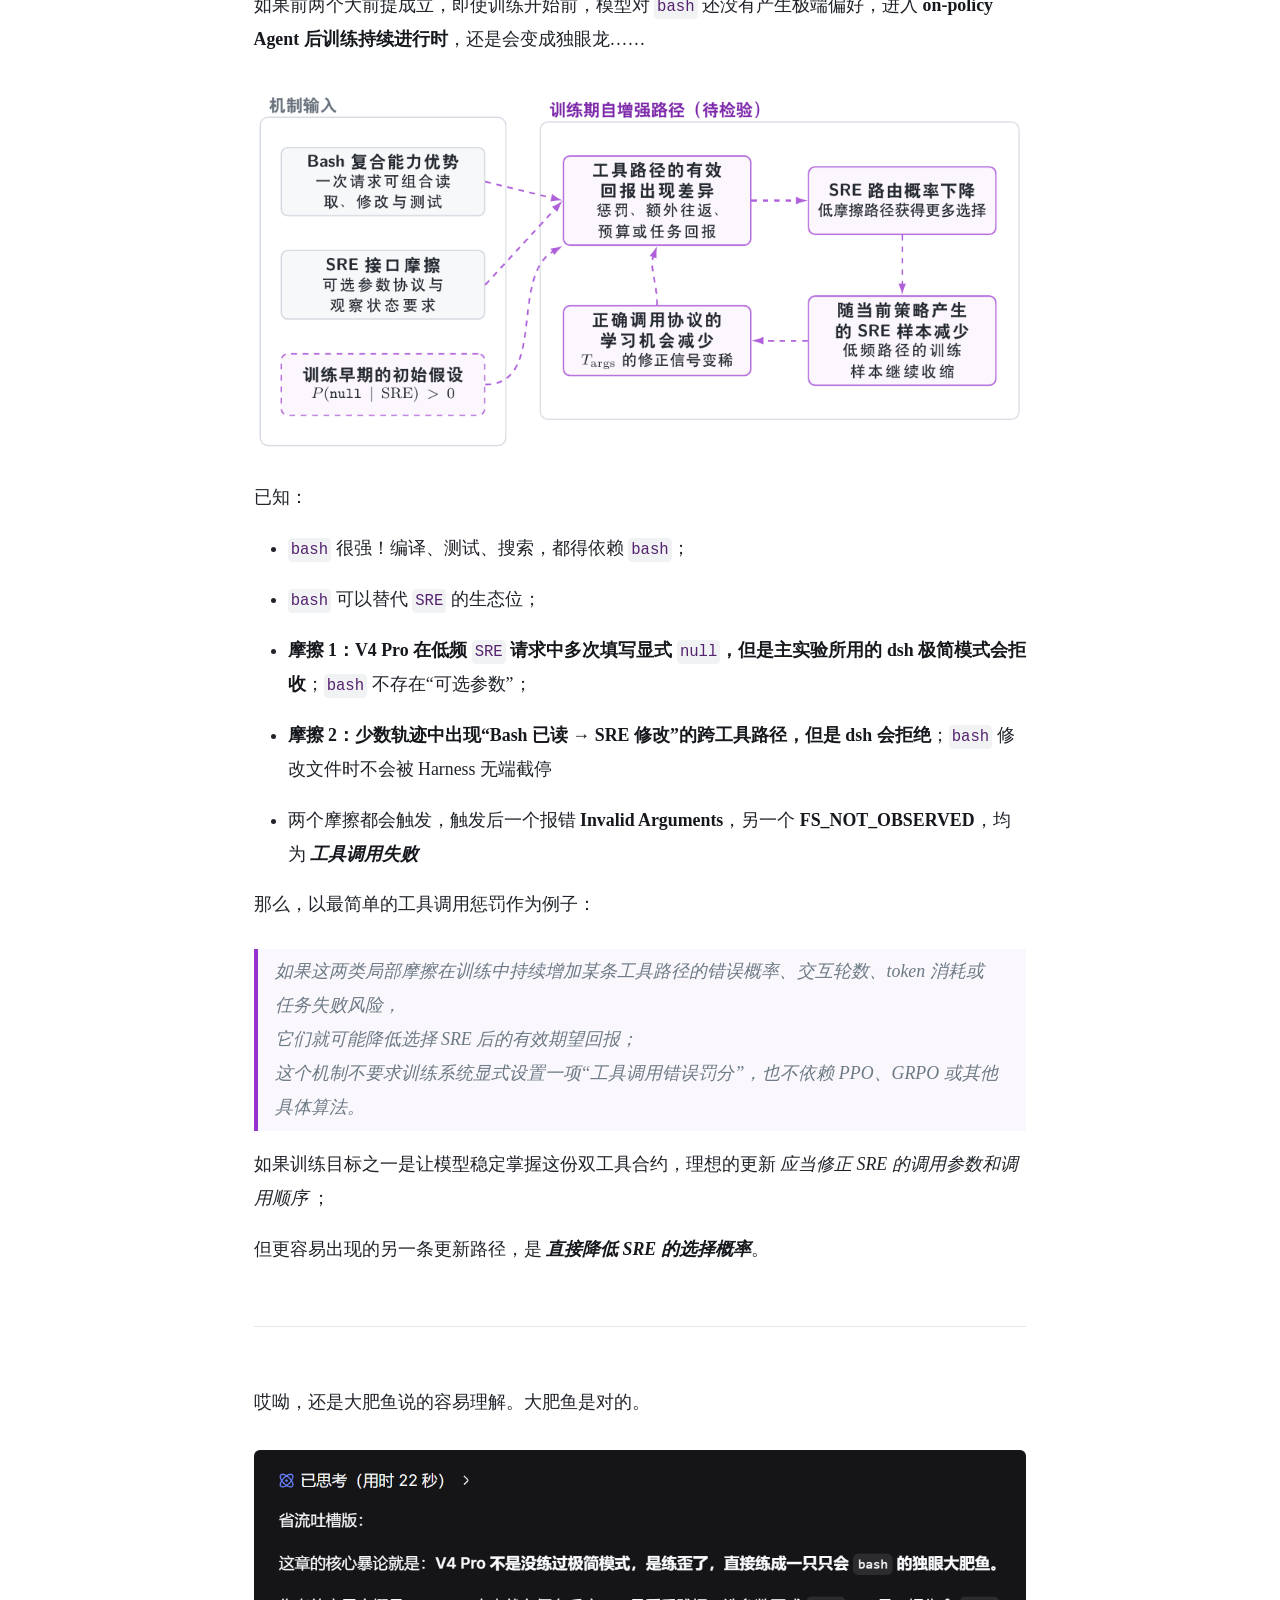
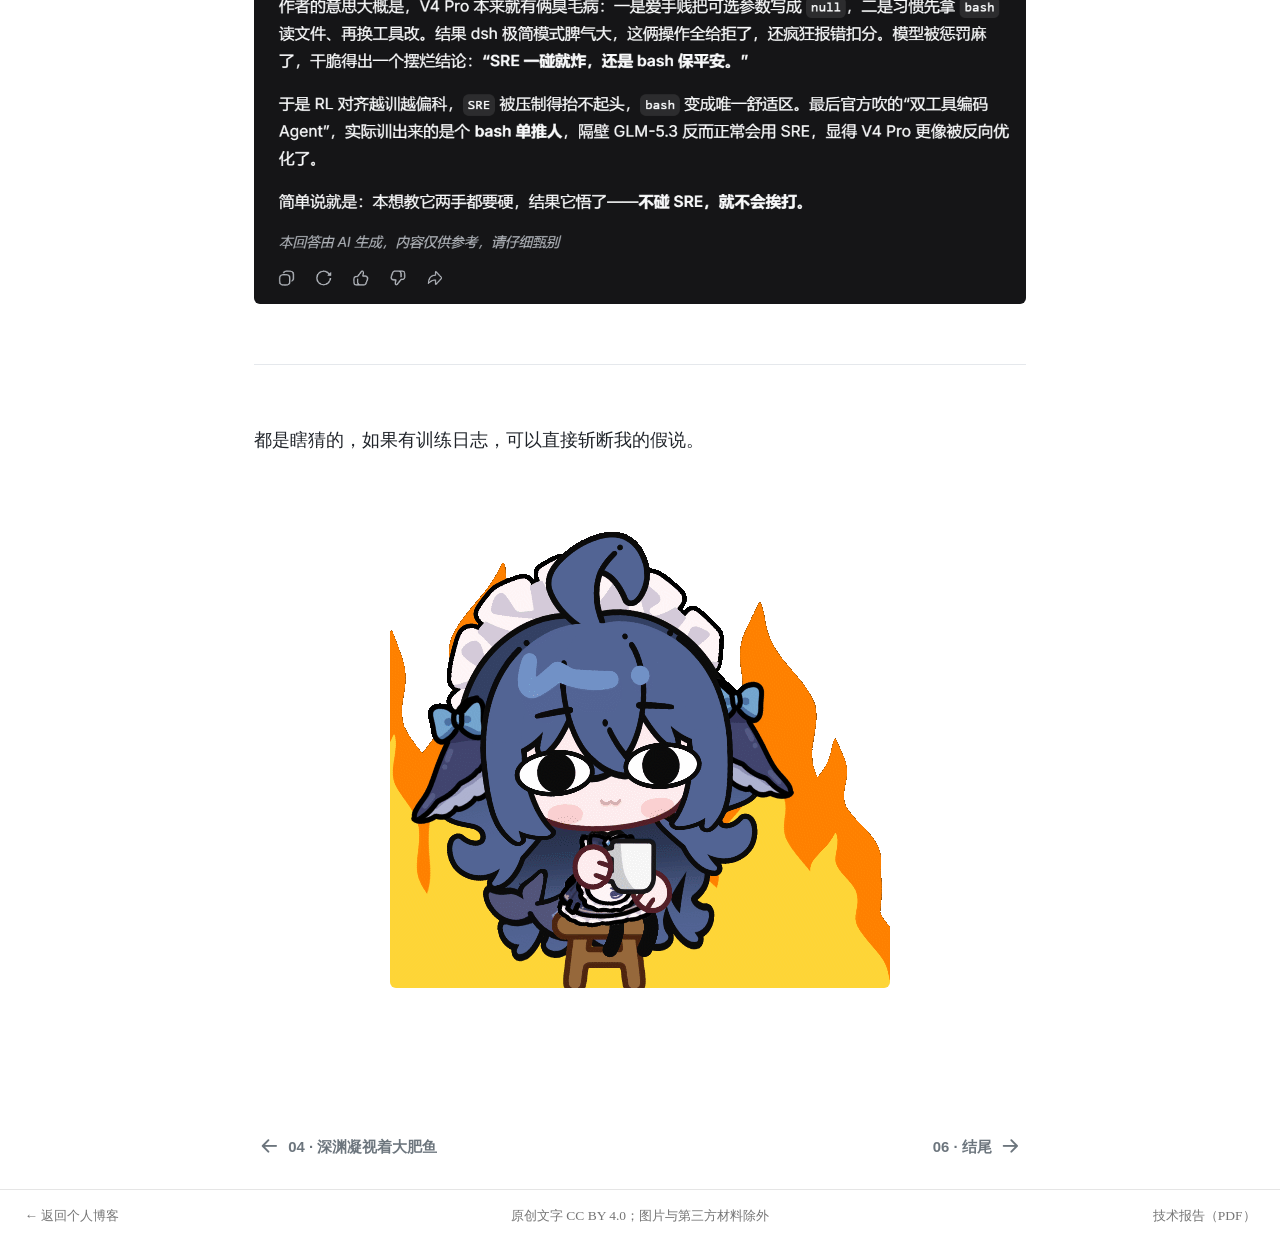
<file: blog/deepseek-v4-pro/05_rl_adaptation.html>
<!DOCTYPE html>
<html xmlns="http://www.w3.org/1999/xhtml" lang="zh-Hans" xml:lang="zh-Hans"><head>

<meta charset="utf-8">
<meta name="generator" content="quarto-1.10.18">

<meta name="viewport" content="width=device-width, initial-scale=1.0, user-scalable=yes">


<title>rl_adaptation – 极简深潜</title>
<style>
/* Default styles provided by pandoc.
** See https://pandoc.org/MANUAL.html#variables-for-html for config info.
*/
span.smallcaps{font-variant: small-caps;}
div.columns{display: flex; gap: 1.5em;}
div.column{flex: auto;}
@media screen {
div.columns{gap: min(4vw, 1.5em);}
div.column{overflow-x: auto;}
}
div.hanging-indent{margin-left: 1.5em; text-indent: -1.5em;}
ul.task-list{list-style: none;}
ul.task-list li input[type="checkbox"] {
  width: 0.8em;
  margin: 0 0.8em 0.2em -1em; /* quarto-specific, see https://github.com/quarto-dev/quarto-cli/issues/4556 */ 
  vertical-align: middle;
}
</style>


<script src="site_libs/quarto-nav/quarto-nav.js"></script>
<script src="site_libs/quarto-nav/headroom.min.js"></script>
<script src="site_libs/clipboard/clipboard.min.js"></script>
<script src="site_libs/quarto-search/autocomplete.umd.js"></script>
<script src="site_libs/quarto-search/fuse.min.js"></script>
<script src="site_libs/quarto-search/quarto-search.js"></script>
<meta name="quarto:offset" content="./">
<link href="./06_summary.html" rel="next">
<link href="./04_harness.html" rel="prev">
<script src="site_libs/quarto-html/quarto.js" type="module"></script>
<script src="site_libs/quarto-html/tabsets/tabsets.js" type="module"></script>
<script src="site_libs/quarto-html/popper.min.js"></script>
<script src="site_libs/quarto-html/tippy.umd.min.js"></script>
<script src="site_libs/quarto-html/anchor.min.js"></script>
<link href="site_libs/quarto-html/tippy.css" rel="stylesheet">
<link href="site_libs/quarto-html/quarto-syntax-highlighting-64a204ab8560d761af7679ceaba22944.css" rel="stylesheet" id="quarto-text-highlighting-styles">
<script src="site_libs/bootstrap/bootstrap.min.js"></script>
<link href="site_libs/bootstrap/bootstrap-icons.css" rel="stylesheet">
<link href="site_libs/bootstrap/bootstrap-10a17ad04981d1636a2872b537ff0b59.min.css" rel="stylesheet" append-hash="true" id="quarto-bootstrap" data-mode="light">
<script id="quarto-search-options" type="application/json">{
  "location": "sidebar",
  "copy-button": false,
  "collapse-after": 3,
  "panel-placement": "start",
  "type": "overlay",
  "limit": 50,
  "keyboard-shortcut": [
    "f",
    "/",
    "s"
  ],
  "language": {
    "search-no-results-text": "没有结果",
    "search-matching-documents-text": "匹配的文档",
    "search-copy-link-title": "复制搜索链接",
    "search-hide-matches-text": "隐藏其它匹配结果",
    "search-more-match-text": "更多匹配结果",
    "search-more-matches-text": "更多匹配结果",
    "search-clear-button-title": "清除",
    "search-text-placeholder": "",
    "search-detached-cancel-button-title": "取消",
    "search-submit-button-title": "提交",
    "search-label": "搜索"
  }
}</script>
<style>html{ scroll-behavior: smooth; }</style>


<link rel="stylesheet" href="styles.css">
<meta property="og:title" content="极简深潜">
<meta property="og:description" content="DeepSeek V4 Pro 极简模式、社区插件与 Harness 工具路由调查">
<meta property="og:image" content="https://lastprismer.github.io/blog/deepseek-v4-pro/images/hit-bias-feedback-loop.png">
<meta property="og:site_name" content="极简深潜">
<meta property="og:image:height" content="481">
<meta property="og:image:width" content="1018">
<meta name="twitter:title" content="极简深潜">
<meta name="twitter:description" content="DeepSeek V4 Pro 极简模式、社区插件与 Harness 工具路由调查">
<meta name="twitter:image" content="https://lastprismer.github.io/blog/deepseek-v4-pro/images/hit-bias-feedback-loop.png">
<meta name="twitter:image-height" content="481">
<meta name="twitter:image-width" content="1018">
<meta name="twitter:card" content="summary_large_image">
<link rel="canonical" href="https://lastprismer.github.io/blog/deepseek-v4-pro/05_rl_adaptation.html">
</head>

<body class="nav-sidebar docked nav-fixed quarto-light">

<div id="quarto-search-results"></div>
  <header id="quarto-header" class="headroom fixed-top">
    <nav class="navbar navbar-expand-lg " data-bs-theme="dark">
      <div class="navbar-container container-fluid">
      <div class="navbar-brand-container mx-auto">
    <a class="navbar-brand" href="./index.html">
    <span class="navbar-title">极简深潜</span>
    </a>
  </div>
          <button class="navbar-toggler" type="button" data-bs-toggle="collapse" data-bs-target="#navbarCollapse" aria-controls="navbarCollapse" role="menu" aria-expanded="false" aria-label="展开或折叠导航栏" onclick="if (window.quartoToggleHeadroom) { window.quartoToggleHeadroom(); }">
  <span class="navbar-toggler-icon"></span>
</button>
          <div class="collapse navbar-collapse" id="navbarCollapse">
            <ul class="navbar-nav navbar-nav-scroll me-auto">
  <li class="nav-item">
    <a class="nav-link active" href="./index.html" aria-current="page"> 
<span class="menu-text">开场</span></a>
  </li>  
  <li class="nav-item">
    <a class="nav-link" href="./01_results.html"> 
<span class="menu-text">成绩</span></a>
  </li>  
  <li class="nav-item">
    <a class="nav-link" href="./02_language.html"> 
<span class="menu-text">语言</span></a>
  </li>  
  <li class="nav-item">
    <a class="nav-link" href="./03_tools.html"> 
<span class="menu-text">工具</span></a>
  </li>  
  <li class="nav-item">
    <a class="nav-link" href="./04_harness.html"> 
<span class="menu-text">Harness</span></a>
  </li>  
  <li class="nav-item">
    <a class="nav-link" href="./05_rl_adaptation.html"> 
<span class="menu-text">RL 适配</span></a>
  </li>  
  <li class="nav-item">
    <a class="nav-link" href="./06_summary.html"> 
<span class="menu-text">结尾</span></a>
  </li>  
  <li class="nav-item">
    <a class="nav-link" href="./i_in_the_folds_of_time.html"> 
<span class="menu-text">？？？</span></a>
  </li>  
</ul>
            <ul class="navbar-nav navbar-nav-scroll ms-auto">
  <li class="nav-item">
    <a class="nav-link" href="https://github.com/Lastprismer/deepseek-v4-pro-harness-analysis/blob/main/paper/deepseek-v4-pro-harness-analysis.pdf"> 
<span class="menu-text">PDF 长文</span></a>
  </li>  
  <li class="nav-item">
    <a class="nav-link" href="./../"> 
<span class="menu-text">← 返回个人博客</span></a>
  </li>  
</ul>
          </div> <!-- /navcollapse -->
            <div class="quarto-navbar-tools">
  <a href="" class="quarto-reader-toggle quarto-navigation-tool px-1" onclick="window.quartoToggleReader(); return false;" title="切换阅读器模式">
  <div class="quarto-reader-toggle-btn">
  <i class="bi"></i>
  </div>
</a>
</div>
      </div> <!-- /container-fluid -->
    </nav>
  <nav class="quarto-secondary-nav">
    <div class="container-fluid d-flex">
      <button type="button" class="quarto-btn-toggle btn" data-bs-toggle="collapse" role="button" data-bs-target=".quarto-sidebar-collapse-item" aria-controls="quarto-sidebar" aria-expanded="false" aria-label="展开或折叠侧边栏导航" onclick="if (window.quartoToggleHeadroom) { window.quartoToggleHeadroom(); }">
        <i class="bi bi-layout-text-sidebar-reverse"></i>
      </button>
        <nav class="quarto-page-breadcrumbs" aria-label="breadcrumb"><ol class="breadcrumb"><li class="breadcrumb-item"><a href="./05_rl_adaptation.html">05 · 扑腾的傻鱼</a></li></ol></nav>
        <a class="flex-grow-1" role="navigation" data-bs-toggle="collapse" data-bs-target=".quarto-sidebar-collapse-item" aria-controls="quarto-sidebar" aria-expanded="false" aria-label="展开或折叠侧边栏导航" onclick="if (window.quartoToggleHeadroom) { window.quartoToggleHeadroom(); }">      
        </a>
      <button type="button" class="btn quarto-search-button" aria-label="搜索" onclick="window.quartoOpenSearch();">
        <i class="bi bi-search"></i>
      </button>
    </div>
  </nav>
</header>
<!-- content -->
<div id="quarto-content" class="quarto-container page-columns page-rows-contents page-layout-article page-navbar">
<!-- sidebar -->
  <nav id="quarto-sidebar" class="sidebar collapse collapse-horizontal quarto-sidebar-collapse-item sidebar-navigation docked overflow-auto">
        <div class="sidebar-tools-main">
    <div id="quarto-search" class="quarto-navigation-tool px-1" title="搜索"></div>
</div>
    <div class="sidebar-menu-container"> 
    <ul class="list-unstyled mt-1">
        <li class="sidebar-item">
  <div class="sidebar-item-container"> 
  <a href="./index.html" class="sidebar-item-text sidebar-link">
 <span class="menu-text">00 · 从这里开始</span></a>
  </div>
</li>
        <li class="sidebar-item">
  <div class="sidebar-item-container"> 
  <a href="./01_results.html" class="sidebar-item-text sidebar-link">
 <span class="menu-text">01 · 我测了 25 亿 token</span></a>
  </div>
</li>
        <li class="sidebar-item">
  <div class="sidebar-item-container"> 
  <a href="./02_language.html" class="sidebar-item-text sidebar-link">
 <span class="menu-text">02 · 我也会数 We</span></a>
  </div>
</li>
        <li class="sidebar-item">
  <div class="sidebar-item-container"> 
  <a href="./03_tools.html" class="sidebar-item-text sidebar-link">
 <span class="menu-text">03 · 极简模式与独眼大肥鱼</span></a>
  </div>
</li>
        <li class="sidebar-item">
  <div class="sidebar-item-container"> 
  <a href="./04_harness.html" class="sidebar-item-text sidebar-link">
 <span class="menu-text">04 · 深渊凝视着大肥鱼</span></a>
  </div>
</li>
        <li class="sidebar-item">
  <div class="sidebar-item-container"> 
  <a href="./05_rl_adaptation.html" class="sidebar-item-text sidebar-link active">
 <span class="menu-text">05 · 扑腾的傻鱼</span></a>
  </div>
</li>
        <li class="sidebar-item">
  <div class="sidebar-item-container"> 
  <a href="./06_summary.html" class="sidebar-item-text sidebar-link">
 <span class="menu-text">06 · 结尾</span></a>
  </div>
</li>
        <li class="sidebar-item">
  <div class="sidebar-item-container"> 
  <a href="./i_in_the_folds_of_time.html" class="sidebar-item-text sidebar-link">
 <span class="menu-text">？？？</span></a>
  </div>
</li>
    </ul>
    </div>
</nav>
<div id="quarto-sidebar-glass" class="quarto-sidebar-collapse-item" data-bs-toggle="collapse" data-bs-target=".quarto-sidebar-collapse-item"></div>
<!-- margin-sidebar -->
    <div id="quarto-margin-sidebar" class="sidebar margin-sidebar">
        <nav id="TOC" role="doc-toc" class="toc-active">
    <h2 id="toc-title">该页面内容</h2>
   
  <ul>
  <li><a href="#有趣吗我只看到了一只惨鱼" id="toc-有趣吗我只看到了一只惨鱼" class="nav-link active" data-scroll-target="#有趣吗我只看到了一只惨鱼">有趣吗？我只看到了一只惨鱼……</a></li>
  </ul>
</nav>
    </div>
<!-- main -->
<main class="content" id="quarto-document-content"><header id="title-block-header" class="quarto-title-block"></header>




<section id="有趣吗我只看到了一只惨鱼" class="level1">
<h1>有趣吗？我只看到了一只惨鱼……</h1>
<p><big><big><strong>本章<em>推论</em>：如果 V4 Pro 真的在极简模式下“适配”过，那一切都说得通了……</strong></big></big></p>
<p>实际上说到这里，已经产生了一个重大偏差：</p>
<p><strong>假设：V4 Pro “在 Linux 极简模式上训练对齐的比较好”</strong></p>
<blockquote class="blockquote">
<p>训练运行时是否与当前公开 Linux 实现逐项相同，仍然未知。</p>
</blockquote>
<p>当前观测到的现象：</p>
<ol type="1">
<li>V4 Pro 极度依赖 <code>bash</code>，不用 <code>SRE</code>；</li>
<li>很少的 <code>SRE</code> 请求里，V4 Pro 似乎不能很好的理解 <code>SRE</code> 的使用方法。</li>
</ol>
<p>隔壁的 GLM-5.3 则是另一番景象：</p>
<ol type="1">
<li>GLM-5.3 知道如何使用 <code>SRE</code>，没有对 <code>bash</code> 的夸张偏好；</li>
<li>GLM-5.3 似乎比 V4 Pro 更了解如何使用 <code>SRE</code>：额外触发的 <code>FS_NOT_OBSERVED</code>，似乎更像 Harness 本身的过度设计所导致。</li>
</ol>
<p>换言之，V4 Pro 似乎适配的不是很稳定；或者可以说，V4 Pro 在这个环境下，一直困于 <strong>疯狂使用 <code>bash</code></strong> 的舒适区。</p>
<p>那就很奇怪了。V4 Pro 在这个场景下充分训练过，但是变成了独眼大肥鱼；</p>
<p>再加上 dsh 官方宣传 “极简模式是双工具编码 Agent……”</p>
<p><big><big><big>你别说，还真有可能。</big></big></big></p>
<p>听我慢慢分析：</p>
<hr>
<p><strong>假设的核心：</strong></p>
<ol type="1">
<li>训练早期，策略以非零概率选择 <code>SRE</code>，并且尚未稳定掌握其参数与状态协议。</li>
<li>在训练使用的运行环境中，<code>SRE</code> 因无效调用、额外查看、更多轮次或任务失败而具有更低的有效回报。</li>
<li>后续训练数据或 rollout 的产生频率受当前策略影响；某条路径越少被选择，继续修正其调用协议的样本越少。</li>
</ol>
<p>以下是详细解释：</p>
<p>如果前两个大前提成立，即使训练开始前，模型对 <code>bash</code> 还没有产生极端偏好，进入 <strong>on-policy Agent 后训练持续进行时</strong>，还是会变成独眼龙……</p>
<p><img src="images/hit-bias-feedback-loop.png" class="img-fluid"></p>
<p>已知：</p>
<ul>
<li><p><code>bash</code> 很强！编译、测试、搜索，都得依赖 <code>bash</code>；</p></li>
<li><p><code>bash</code> 可以替代 <code>SRE</code> 的生态位；</p></li>
<li><p><strong>摩擦 1：V4 Pro 在低频 <code>SRE</code> 请求中多次填写显式 <code>null</code>，但是主实验所用的 dsh 极简模式会拒收</strong>；<code>bash</code> 不存在“可选参数”；</p></li>
<li><p><strong>摩擦 2：少数轨迹中出现“Bash 已读 → SRE 修改”的跨工具路径，但是 dsh 会拒绝</strong>；<code>bash</code> 修改文件时不会被 Harness 无端截停</p></li>
<li><p>两个摩擦都会触发，触发后一个报错 <strong>Invalid Arguments</strong>，另一个 <strong>FS_NOT_OBSERVED</strong>，均为 <strong><em>工具调用失败</em></strong></p></li>
</ul>
<p>那么，以最简单的工具调用惩罚作为例子：</p>
<blockquote class="blockquote">
<p>如果这两类局部摩擦在训练中持续增加某条工具路径的错误概率、交互轮数、token 消耗或任务失败风险，<br> 它们就可能降低选择 SRE 后的有效期望回报；<br> 这个机制不要求训练系统显式设置一项“工具调用错误罚分”，也不依赖 PPO、GRPO 或其他具体算法。</p>
</blockquote>
<p>如果训练目标之一是让模型稳定掌握这份双工具合约，理想的更新 <em>应当修正 SRE 的调用参数和调用顺序</em> ；</p>
<p>但更容易出现的另一条更新路径，是 <strong><em>直接降低 SRE 的选择概率</em></strong>。</p>
<hr>
<p>哎呦，还是大肥鱼说的容易理解。大肥鱼是对的。</p>
<p><img src="images/deepseek.png" class="img-fluid"></p>
<hr>
<p>都是瞎猜的，如果有训练日志，可以直接斩断我的假说。</p>
<p><img src="images/蓝色大肥鱼_一切都好_3_2026-08-18-14-37-50.gif" class="img-fluid"></p>


</section>

<a onclick="window.scrollTo(0, 0); return false;" role="button" id="quarto-back-to-top"><i class="bi bi-arrow-up"></i> 回到顶部</a></main> <!-- /main -->
<script id="quarto-html-after-body" type="application/javascript">
  window.document.addEventListener("DOMContentLoaded", function (event) {
    const icon = "";
    const anchorJS = new window.AnchorJS();
    anchorJS.options = {
      placement: 'right',
      icon: icon
    };
    anchorJS.add('.anchored');
    const isCodeAnnotation = (el) => {
      for (const clz of el.classList) {
        if (clz.startsWith('code-annotation-')) {                     
          return true;
        }
      }
      return false;
    }
    const onCopySuccess = function(e) {
      // button target
      const button = e.trigger;
      // don't keep focus
      button.blur();
      // flash "checked"
      button.classList.add('code-copy-button-checked');
      var currentTitle = button.getAttribute("title");
      button.setAttribute("title", "已复制");
      let tooltip;
      if (window.bootstrap) {
        button.setAttribute("data-bs-toggle", "tooltip");
        button.setAttribute("data-bs-placement", "left");
        button.setAttribute("data-bs-title", "已复制");
        tooltip = new bootstrap.Tooltip(button, 
          { trigger: "manual", 
            customClass: "code-copy-button-tooltip",
            offset: [0, -8]});
        tooltip.show();    
      }
      setTimeout(function() {
        if (tooltip) {
          tooltip.hide();
          button.removeAttribute("data-bs-title");
          button.removeAttribute("data-bs-toggle");
          button.removeAttribute("data-bs-placement");
        }
        button.setAttribute("title", currentTitle);
        button.classList.remove('code-copy-button-checked');
      }, 1000);
      // clear code selection
      e.clearSelection();
    }
    const getTextToCopy = function(trigger) {
      const outerScaffold = trigger.parentElement.cloneNode(true);
      const codeEl = outerScaffold.querySelector('code');
      for (const childEl of codeEl.children) {
        if (isCodeAnnotation(childEl)) {
          childEl.remove();
        }
      }
      return codeEl.innerText;
    }
    const clipboard = new window.ClipboardJS('.code-copy-button:not([data-in-quarto-modal])', {
      text: getTextToCopy
    });
    clipboard.on('success', onCopySuccess);
    if (window.document.getElementById('quarto-embedded-source-code-modal')) {
      const clipboardModal = new window.ClipboardJS('.code-copy-button[data-in-quarto-modal]', {
        text: getTextToCopy,
        container: window.document.getElementById('quarto-embedded-source-code-modal')
      });
      clipboardModal.on('success', onCopySuccess);
    }
      var localhostRegex = new RegExp(/^(?:http|https):\/\/localhost\:?[0-9]*\//);
      var mailtoRegex = new RegExp(/^mailto:/);
        var filterRegex = new RegExp("https:\/\/lastprismer\.github\.io\/blog\/deepseek-v4-pro");
      var isInternal = (href) => {
          return filterRegex.test(href) || localhostRegex.test(href) || mailtoRegex.test(href);
      }
      // Inspect non-navigation links and adorn them if external
     var links = window.document.querySelectorAll('a[href]:not(.nav-link):not(.navbar-brand):not(.toc-action):not(.sidebar-link):not(.sidebar-item-toggle):not(.pagination-link):not(.no-external):not([aria-hidden]):not(.dropdown-item):not(.quarto-navigation-tool):not(.about-link)');
      for (var i=0; i<links.length; i++) {
        const link = links[i];
        if (!isInternal(link.href)) {
          // undo the damage that might have been done by quarto-nav.js in the case of
          // links that we want to consider external
          if (link.dataset.originalHref !== undefined) {
            link.href = link.dataset.originalHref;
          }
            // target, if specified
            link.setAttribute("target", "_blank");
            if (link.getAttribute("rel") === null) {
              link.setAttribute("rel", "noopener");
            }
        }
      }
    function tippyHover(el, contentFn, onTriggerFn, onUntriggerFn) {
      const config = {
        allowHTML: true,
        maxWidth: 500,
        delay: 100,
        arrow: false,
        appendTo: function(el) {
            return el.parentElement;
        },
        interactive: true,
        interactiveBorder: 10,
        theme: 'quarto',
        placement: 'bottom-start',
      };
      if (contentFn) {
        config.content = contentFn;
      }
      if (onTriggerFn) {
        config.onTrigger = onTriggerFn;
      }
      if (onUntriggerFn) {
        config.onUntrigger = onUntriggerFn;
      }
      window.tippy(el, config); 
    }
    const noterefs = window.document.querySelectorAll('a[role="doc-noteref"]');
    for (var i=0; i<noterefs.length; i++) {
      const ref = noterefs[i];
      tippyHover(ref, function() {
        // use id or data attribute instead here
        let href = ref.getAttribute('data-footnote-href') || ref.getAttribute('href');
        try { href = new URL(href).hash; } catch {}
        const id = href.replace(/^#\/?/, "");
        const note = window.document.getElementById(id);
        if (note) {
          return note.innerHTML;
        } else {
          return "";
        }
      });
    }
    const xrefs = window.document.querySelectorAll('a.quarto-xref');
    const processXRef = (id, note) => {
      // Strip column container classes
      const stripColumnClz = (el) => {
        el.classList.remove("page-full", "page-columns");
        if (el.children) {
          for (const child of el.children) {
            stripColumnClz(child);
          }
        }
      }
      stripColumnClz(note)
      if (id === null || id.startsWith('sec-')) {
        // Special case sections, only their first couple elements
        const container = document.createElement("div");
        if (note.children && note.children.length > 2) {
          container.appendChild(note.children[0].cloneNode(true));
          for (let i = 1; i < note.children.length; i++) {
            const child = note.children[i];
            if (child.tagName === "P" && child.innerText === "") {
              continue;
            } else {
              container.appendChild(child.cloneNode(true));
              break;
            }
          }
          if (window.Quarto?.typesetMath) {
            window.Quarto.typesetMath(container);
          }
          return container.innerHTML
        } else {
          if (window.Quarto?.typesetMath) {
            window.Quarto.typesetMath(note);
          }
          return note.innerHTML;
        }
      } else {
        // Remove any anchor links if they are present
        const anchorLink = note.querySelector('a.anchorjs-link');
        if (anchorLink) {
          anchorLink.remove();
        }
        if (window.Quarto?.typesetMath) {
          window.Quarto.typesetMath(note);
        }
        if (note.classList.contains("callout")) {
          return note.outerHTML;
        } else {
          return note.innerHTML;
        }
      }
    }
    for (var i=0; i<xrefs.length; i++) {
      const xref = xrefs[i];
      tippyHover(xref, undefined, function(instance) {
        instance.disable();
        let url = xref.getAttribute('href');
        let hash = undefined; 
        if (url.startsWith('#')) {
          hash = url;
        } else {
          try { hash = new URL(url).hash; } catch {}
        }
        if (hash) {
          const id = hash.replace(/^#\/?/, "");
          const note = window.document.getElementById(id);
          if (note !== null) {
            try {
              const html = processXRef(id, note.cloneNode(true));
              instance.setContent(html);
            } finally {
              instance.enable();
              instance.show();
            }
          } else {
            // See if we can fetch this
            fetch(url.split('#')[0])
            .then(res => res.text())
            .then(html => {
              const parser = new DOMParser();
              const htmlDoc = parser.parseFromString(html, "text/html");
              const note = htmlDoc.getElementById(id);
              if (note !== null) {
                const html = processXRef(id, note);
                instance.setContent(html);
              } 
            }).finally(() => {
              instance.enable();
              instance.show();
            });
          }
        } else {
          // See if we can fetch a full url (with no hash to target)
          // This is a special case and we should probably do some content thinning / targeting
          fetch(url)
          .then(res => res.text())
          .then(html => {
            const parser = new DOMParser();
            const htmlDoc = parser.parseFromString(html, "text/html");
            const note = htmlDoc.querySelector('main.content');
            if (note !== null) {
              // This should only happen for chapter cross references
              // (since there is no id in the URL)
              // remove the first header
              if (note.children.length > 0 && note.children[0].tagName === "HEADER") {
                note.children[0].remove();
              }
              const html = processXRef(null, note);
              instance.setContent(html);
            } 
          }).finally(() => {
            instance.enable();
            instance.show();
          });
        }
      }, function(instance) {
      });
    }
        let selectedAnnoteEl;
        const selectorForAnnotation = ( cell, annotation) => {
          let cellAttr = 'data-code-cell="' + cell + '"';
          let lineAttr = 'data-code-annotation="' +  annotation + '"';
          const selector = 'span[' + cellAttr + '][' + lineAttr + ']';
          return selector;
        }
        const selectCodeLines = (annoteEl) => {
          const doc = window.document;
          const targetCell = annoteEl.getAttribute("data-target-cell");
          const targetAnnotation = annoteEl.getAttribute("data-target-annotation");
          const annoteSpan = window.document.querySelector(selectorForAnnotation(targetCell, targetAnnotation));
          const lines = annoteSpan.getAttribute("data-code-lines").split(",");
          const lineIds = lines.map((line) => {
            return targetCell + "-" + line;
          })
          let top = null;
          let height = null;
          let parent = null;
          if (lineIds.length > 0) {
              //compute the position of the single el (top and bottom and make a div)
              const el = window.document.getElementById(lineIds[0]);
              top = el.offsetTop;
              height = el.offsetHeight;
              parent = el.parentElement.parentElement;
            if (lineIds.length > 1) {
              const lastEl = window.document.getElementById(lineIds[lineIds.length - 1]);
              const bottom = lastEl.offsetTop + lastEl.offsetHeight;
              height = bottom - top;
            }
            if (top !== null && height !== null && parent !== null) {
              // cook up a div (if necessary) and position it 
              let div = window.document.getElementById("code-annotation-line-highlight");
              if (div === null) {
                div = window.document.createElement("div");
                div.setAttribute("id", "code-annotation-line-highlight");
                div.style.position = 'absolute';
                parent.appendChild(div);
              }
              div.style.top = top - 2 + "px";
              div.style.height = height + 4 + "px";
              div.style.left = 0;
              let gutterDiv = window.document.getElementById("code-annotation-line-highlight-gutter");
              if (gutterDiv === null) {
                gutterDiv = window.document.createElement("div");
                gutterDiv.setAttribute("id", "code-annotation-line-highlight-gutter");
                gutterDiv.style.position = 'absolute';
                const codeCell = window.document.getElementById(targetCell);
                const gutter = codeCell.querySelector('.code-annotation-gutter');
                gutter.appendChild(gutterDiv);
              }
              gutterDiv.style.top = top - 2 + "px";
              gutterDiv.style.height = height + 4 + "px";
            }
            selectedAnnoteEl = annoteEl;
          }
        };
        const unselectCodeLines = () => {
          const elementsIds = ["code-annotation-line-highlight", "code-annotation-line-highlight-gutter"];
          elementsIds.forEach((elId) => {
            const div = window.document.getElementById(elId);
            if (div) {
              div.remove();
            }
          });
          selectedAnnoteEl = undefined;
        };
          // Handle positioning of the toggle
      window.addEventListener(
        "resize",
        throttle(() => {
          elRect = undefined;
          if (selectedAnnoteEl) {
            selectCodeLines(selectedAnnoteEl);
          }
        }, 10)
      );
      function throttle(fn, ms) {
      let throttle = false;
      let timer;
        return (...args) => {
          if(!throttle) { // first call gets through
              fn.apply(this, args);
              throttle = true;
          } else { // all the others get throttled
              if(timer) clearTimeout(timer); // cancel #2
              timer = setTimeout(() => {
                fn.apply(this, args);
                timer = throttle = false;
              }, ms);
          }
        };
      }
        // Attach click handler to the DT
        const annoteDls = window.document.querySelectorAll('dt[data-target-cell]');
        for (const annoteDlNode of annoteDls) {
          annoteDlNode.addEventListener('click', (event) => {
            const clickedEl = event.target;
            if (clickedEl !== selectedAnnoteEl) {
              unselectCodeLines();
              const activeEl = window.document.querySelector('dt[data-target-cell].code-annotation-active');
              if (activeEl) {
                activeEl.classList.remove('code-annotation-active');
              }
              selectCodeLines(clickedEl);
              clickedEl.classList.add('code-annotation-active');
            } else {
              // Unselect the line
              unselectCodeLines();
              clickedEl.classList.remove('code-annotation-active');
            }
          });
        }
    const findCites = (el) => {
      const parentEl = el.parentElement;
      if (parentEl) {
        const cites = parentEl.dataset.cites;
        if (cites) {
          return {
            el,
            cites: cites.split(' ')
          };
        } else {
          return findCites(el.parentElement)
        }
      } else {
        return undefined;
      }
    };
    var bibliorefs = window.document.querySelectorAll('a[role="doc-biblioref"]');
    for (var i=0; i<bibliorefs.length; i++) {
      const ref = bibliorefs[i];
      const citeInfo = findCites(ref);
      if (citeInfo) {
        tippyHover(citeInfo.el, function() {
          var popup = window.document.createElement('div');
          citeInfo.cites.forEach(function(cite) {
            var citeDiv = window.document.createElement('div');
            citeDiv.classList.add('hanging-indent');
            citeDiv.classList.add('csl-entry');
            var biblioDiv = window.document.getElementById('ref-' + cite);
            if (biblioDiv) {
              citeDiv.innerHTML = biblioDiv.innerHTML;
            }
            popup.appendChild(citeDiv);
          });
          return popup.innerHTML;
        });
      }
    }
  });
  </script>
<nav class="page-navigation">
  <div class="nav-page nav-page-previous">
      <a href="./04_harness.html" class="pagination-link" aria-label="04 · 深渊凝视着大肥鱼">
        <i class="bi bi-arrow-left-short"></i> <span class="nav-page-text">04 · 深渊凝视着大肥鱼</span>
      </a>          
  </div>
  <div class="nav-page nav-page-next">
      <a href="./06_summary.html" class="pagination-link" aria-label="06 · 结尾">
        <span class="nav-page-text">06 · 结尾</span> <i class="bi bi-arrow-right-short"></i>
      </a>
  </div>
</nav>
</div> <!-- /content -->
<footer class="footer">
  <div class="nav-footer">
    <div class="nav-footer-left">
      <ul class="footer-items list-unstyled">
    <li class="nav-item">
    <a class="nav-link" href="./../">
<p>← 返回个人博客</p>
</a>
  </li>  
</ul>
    </div>   
    <div class="nav-footer-center">
      <ul class="footer-items list-unstyled">
    <li class="nav-item">
    <a class="nav-link" href="https://creativecommons.org/licenses/by/4.0/">
<p>原创文字 CC BY 4.0；图片与第三方材料除外</p>
</a>
  </li>  
</ul>
    </div>
    <div class="nav-footer-right">
      <ul class="footer-items list-unstyled">
    <li class="nav-item">
    <a class="nav-link" href="https://github.com/Lastprismer/deepseek-v4-pro-harness-analysis/blob/main/paper/deepseek-v4-pro-harness-analysis.pdf">
<p>技术报告（PDF）</p>
</a>
  </li>  
</ul>
    </div>
  </div>
</footer>




<script src="site_libs/quarto-html/zenscroll-min.js"></script>
</body></html>
</file>
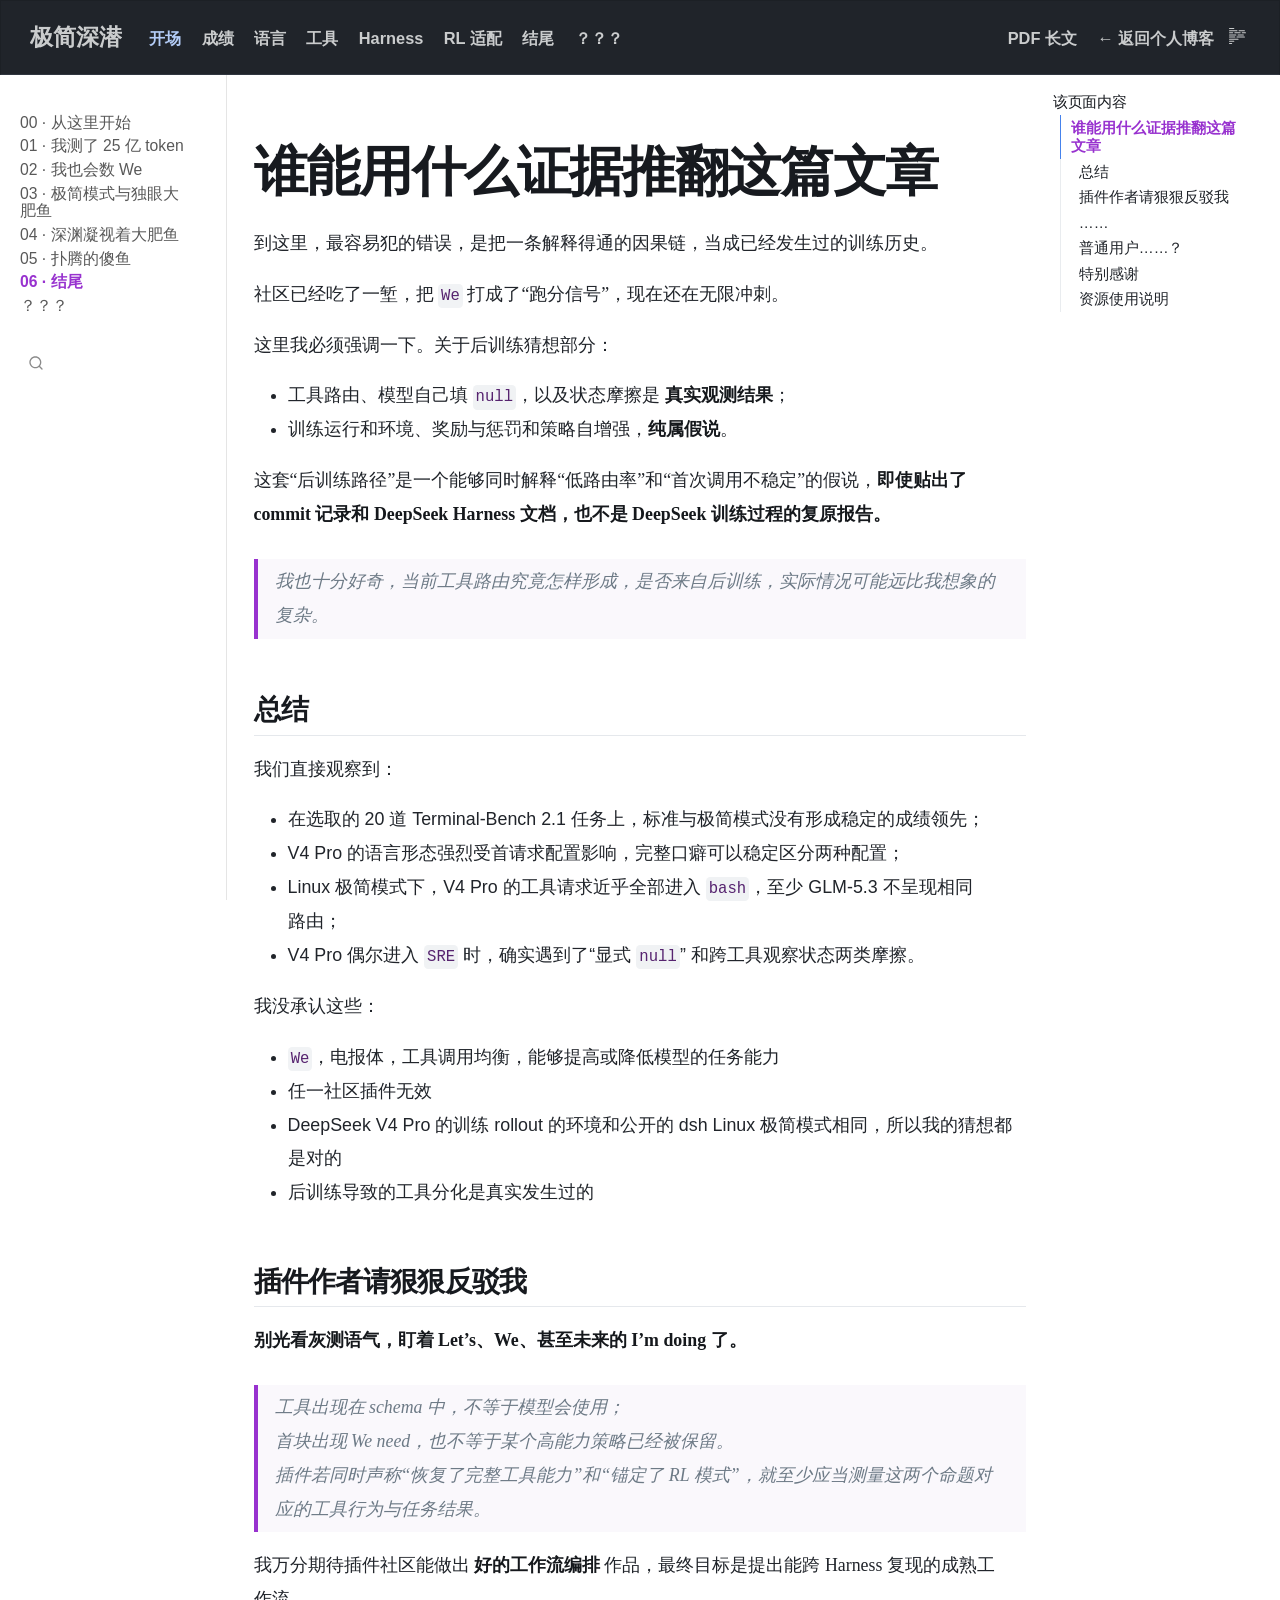
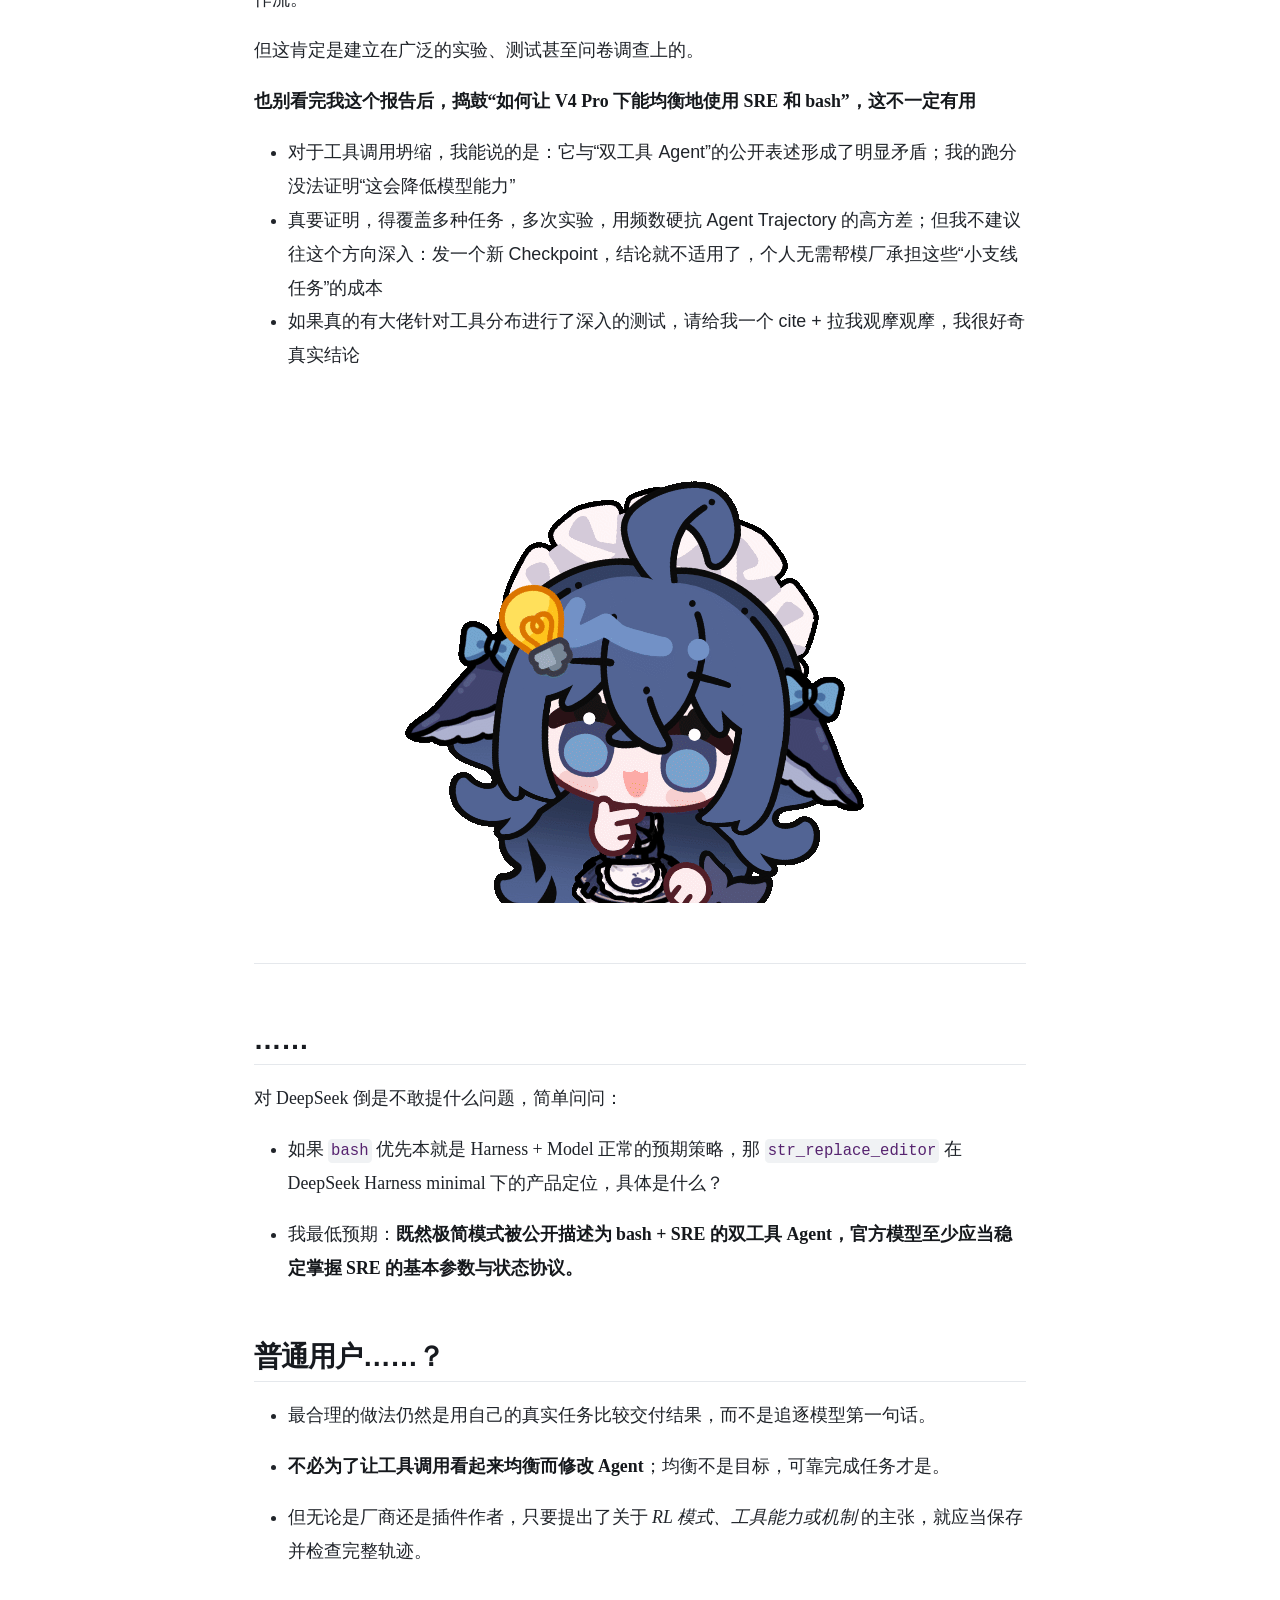
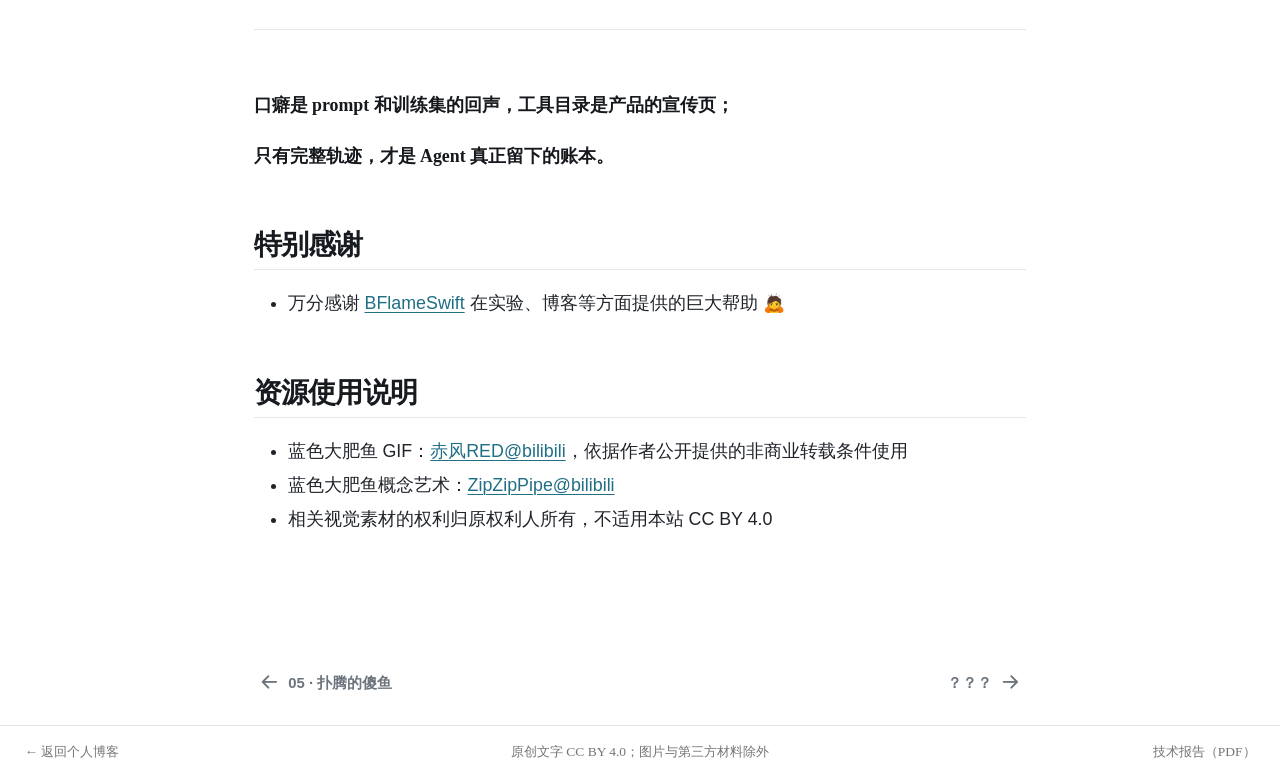
<file: blog/deepseek-v4-pro/06_summary.html>
<!DOCTYPE html>
<html xmlns="http://www.w3.org/1999/xhtml" lang="zh-Hans" xml:lang="zh-Hans"><head>

<meta charset="utf-8">
<meta name="generator" content="quarto-1.10.18">

<meta name="viewport" content="width=device-width, initial-scale=1.0, user-scalable=yes">


<title>summary – 极简深潜</title>
<style>
/* Default styles provided by pandoc.
** See https://pandoc.org/MANUAL.html#variables-for-html for config info.
*/
span.smallcaps{font-variant: small-caps;}
div.columns{display: flex; gap: 1.5em;}
div.column{flex: auto;}
@media screen {
div.columns{gap: min(4vw, 1.5em);}
div.column{overflow-x: auto;}
}
div.hanging-indent{margin-left: 1.5em; text-indent: -1.5em;}
ul.task-list{list-style: none;}
ul.task-list li input[type="checkbox"] {
  width: 0.8em;
  margin: 0 0.8em 0.2em -1em; /* quarto-specific, see https://github.com/quarto-dev/quarto-cli/issues/4556 */ 
  vertical-align: middle;
}
</style>


<script src="site_libs/quarto-nav/quarto-nav.js"></script>
<script src="site_libs/quarto-nav/headroom.min.js"></script>
<script src="site_libs/clipboard/clipboard.min.js"></script>
<script src="site_libs/quarto-search/autocomplete.umd.js"></script>
<script src="site_libs/quarto-search/fuse.min.js"></script>
<script src="site_libs/quarto-search/quarto-search.js"></script>
<meta name="quarto:offset" content="./">
<link href="./i_in_the_folds_of_time.html" rel="next">
<link href="./05_rl_adaptation.html" rel="prev">
<script src="site_libs/quarto-html/quarto.js" type="module"></script>
<script src="site_libs/quarto-html/tabsets/tabsets.js" type="module"></script>
<script src="site_libs/quarto-html/popper.min.js"></script>
<script src="site_libs/quarto-html/tippy.umd.min.js"></script>
<script src="site_libs/quarto-html/anchor.min.js"></script>
<link href="site_libs/quarto-html/tippy.css" rel="stylesheet">
<link href="site_libs/quarto-html/quarto-syntax-highlighting-64a204ab8560d761af7679ceaba22944.css" rel="stylesheet" id="quarto-text-highlighting-styles">
<script src="site_libs/bootstrap/bootstrap.min.js"></script>
<link href="site_libs/bootstrap/bootstrap-icons.css" rel="stylesheet">
<link href="site_libs/bootstrap/bootstrap-10a17ad04981d1636a2872b537ff0b59.min.css" rel="stylesheet" append-hash="true" id="quarto-bootstrap" data-mode="light">
<script id="quarto-search-options" type="application/json">{
  "location": "sidebar",
  "copy-button": false,
  "collapse-after": 3,
  "panel-placement": "start",
  "type": "overlay",
  "limit": 50,
  "keyboard-shortcut": [
    "f",
    "/",
    "s"
  ],
  "language": {
    "search-no-results-text": "没有结果",
    "search-matching-documents-text": "匹配的文档",
    "search-copy-link-title": "复制搜索链接",
    "search-hide-matches-text": "隐藏其它匹配结果",
    "search-more-match-text": "更多匹配结果",
    "search-more-matches-text": "更多匹配结果",
    "search-clear-button-title": "清除",
    "search-text-placeholder": "",
    "search-detached-cancel-button-title": "取消",
    "search-submit-button-title": "提交",
    "search-label": "搜索"
  }
}</script>
<style>html{ scroll-behavior: smooth; }</style>


<link rel="stylesheet" href="styles.css">
<meta property="og:title" content="极简深潜">
<meta property="og:description" content="DeepSeek V4 Pro 极简模式、社区插件与 Harness 工具路由调查">
<meta property="og:image" content="https://lastprismer.github.io/blog/deepseek-v4-pro/images/蓝色大肥鱼_主意_2026-08-18-14-15-51.gif">
<meta property="og:site_name" content="极简深潜">
<meta name="twitter:title" content="极简深潜">
<meta name="twitter:description" content="DeepSeek V4 Pro 极简模式、社区插件与 Harness 工具路由调查">
<meta name="twitter:image" content="https://lastprismer.github.io/blog/deepseek-v4-pro/images/蓝色大肥鱼_主意_2026-08-18-14-15-51.gif">
<meta name="twitter:card" content="summary_large_image">
<link rel="canonical" href="https://lastprismer.github.io/blog/deepseek-v4-pro/06_summary.html">
</head>

<body class="nav-sidebar docked nav-fixed quarto-light">

<div id="quarto-search-results"></div>
  <header id="quarto-header" class="headroom fixed-top">
    <nav class="navbar navbar-expand-lg " data-bs-theme="dark">
      <div class="navbar-container container-fluid">
      <div class="navbar-brand-container mx-auto">
    <a class="navbar-brand" href="./index.html">
    <span class="navbar-title">极简深潜</span>
    </a>
  </div>
          <button class="navbar-toggler" type="button" data-bs-toggle="collapse" data-bs-target="#navbarCollapse" aria-controls="navbarCollapse" role="menu" aria-expanded="false" aria-label="展开或折叠导航栏" onclick="if (window.quartoToggleHeadroom) { window.quartoToggleHeadroom(); }">
  <span class="navbar-toggler-icon"></span>
</button>
          <div class="collapse navbar-collapse" id="navbarCollapse">
            <ul class="navbar-nav navbar-nav-scroll me-auto">
  <li class="nav-item">
    <a class="nav-link active" href="./index.html" aria-current="page"> 
<span class="menu-text">开场</span></a>
  </li>  
  <li class="nav-item">
    <a class="nav-link" href="./01_results.html"> 
<span class="menu-text">成绩</span></a>
  </li>  
  <li class="nav-item">
    <a class="nav-link" href="./02_language.html"> 
<span class="menu-text">语言</span></a>
  </li>  
  <li class="nav-item">
    <a class="nav-link" href="./03_tools.html"> 
<span class="menu-text">工具</span></a>
  </li>  
  <li class="nav-item">
    <a class="nav-link" href="./04_harness.html"> 
<span class="menu-text">Harness</span></a>
  </li>  
  <li class="nav-item">
    <a class="nav-link" href="./05_rl_adaptation.html"> 
<span class="menu-text">RL 适配</span></a>
  </li>  
  <li class="nav-item">
    <a class="nav-link" href="./06_summary.html"> 
<span class="menu-text">结尾</span></a>
  </li>  
  <li class="nav-item">
    <a class="nav-link" href="./i_in_the_folds_of_time.html"> 
<span class="menu-text">？？？</span></a>
  </li>  
</ul>
            <ul class="navbar-nav navbar-nav-scroll ms-auto">
  <li class="nav-item">
    <a class="nav-link" href="https://github.com/Lastprismer/deepseek-v4-pro-harness-analysis/blob/main/paper/deepseek-v4-pro-harness-analysis.pdf"> 
<span class="menu-text">PDF 长文</span></a>
  </li>  
  <li class="nav-item">
    <a class="nav-link" href="./../"> 
<span class="menu-text">← 返回个人博客</span></a>
  </li>  
</ul>
          </div> <!-- /navcollapse -->
            <div class="quarto-navbar-tools">
  <a href="" class="quarto-reader-toggle quarto-navigation-tool px-1" onclick="window.quartoToggleReader(); return false;" title="切换阅读器模式">
  <div class="quarto-reader-toggle-btn">
  <i class="bi"></i>
  </div>
</a>
</div>
      </div> <!-- /container-fluid -->
    </nav>
  <nav class="quarto-secondary-nav">
    <div class="container-fluid d-flex">
      <button type="button" class="quarto-btn-toggle btn" data-bs-toggle="collapse" role="button" data-bs-target=".quarto-sidebar-collapse-item" aria-controls="quarto-sidebar" aria-expanded="false" aria-label="展开或折叠侧边栏导航" onclick="if (window.quartoToggleHeadroom) { window.quartoToggleHeadroom(); }">
        <i class="bi bi-layout-text-sidebar-reverse"></i>
      </button>
        <nav class="quarto-page-breadcrumbs" aria-label="breadcrumb"><ol class="breadcrumb"><li class="breadcrumb-item"><a href="./06_summary.html">06 · 结尾</a></li></ol></nav>
        <a class="flex-grow-1" role="navigation" data-bs-toggle="collapse" data-bs-target=".quarto-sidebar-collapse-item" aria-controls="quarto-sidebar" aria-expanded="false" aria-label="展开或折叠侧边栏导航" onclick="if (window.quartoToggleHeadroom) { window.quartoToggleHeadroom(); }">      
        </a>
      <button type="button" class="btn quarto-search-button" aria-label="搜索" onclick="window.quartoOpenSearch();">
        <i class="bi bi-search"></i>
      </button>
    </div>
  </nav>
</header>
<!-- content -->
<div id="quarto-content" class="quarto-container page-columns page-rows-contents page-layout-article page-navbar">
<!-- sidebar -->
  <nav id="quarto-sidebar" class="sidebar collapse collapse-horizontal quarto-sidebar-collapse-item sidebar-navigation docked overflow-auto">
        <div class="sidebar-tools-main">
    <div id="quarto-search" class="quarto-navigation-tool px-1" title="搜索"></div>
</div>
    <div class="sidebar-menu-container"> 
    <ul class="list-unstyled mt-1">
        <li class="sidebar-item">
  <div class="sidebar-item-container"> 
  <a href="./index.html" class="sidebar-item-text sidebar-link">
 <span class="menu-text">00 · 从这里开始</span></a>
  </div>
</li>
        <li class="sidebar-item">
  <div class="sidebar-item-container"> 
  <a href="./01_results.html" class="sidebar-item-text sidebar-link">
 <span class="menu-text">01 · 我测了 25 亿 token</span></a>
  </div>
</li>
        <li class="sidebar-item">
  <div class="sidebar-item-container"> 
  <a href="./02_language.html" class="sidebar-item-text sidebar-link">
 <span class="menu-text">02 · 我也会数 We</span></a>
  </div>
</li>
        <li class="sidebar-item">
  <div class="sidebar-item-container"> 
  <a href="./03_tools.html" class="sidebar-item-text sidebar-link">
 <span class="menu-text">03 · 极简模式与独眼大肥鱼</span></a>
  </div>
</li>
        <li class="sidebar-item">
  <div class="sidebar-item-container"> 
  <a href="./04_harness.html" class="sidebar-item-text sidebar-link">
 <span class="menu-text">04 · 深渊凝视着大肥鱼</span></a>
  </div>
</li>
        <li class="sidebar-item">
  <div class="sidebar-item-container"> 
  <a href="./05_rl_adaptation.html" class="sidebar-item-text sidebar-link">
 <span class="menu-text">05 · 扑腾的傻鱼</span></a>
  </div>
</li>
        <li class="sidebar-item">
  <div class="sidebar-item-container"> 
  <a href="./06_summary.html" class="sidebar-item-text sidebar-link active">
 <span class="menu-text">06 · 结尾</span></a>
  </div>
</li>
        <li class="sidebar-item">
  <div class="sidebar-item-container"> 
  <a href="./i_in_the_folds_of_time.html" class="sidebar-item-text sidebar-link">
 <span class="menu-text">？？？</span></a>
  </div>
</li>
    </ul>
    </div>
</nav>
<div id="quarto-sidebar-glass" class="quarto-sidebar-collapse-item" data-bs-toggle="collapse" data-bs-target=".quarto-sidebar-collapse-item"></div>
<!-- margin-sidebar -->
    <div id="quarto-margin-sidebar" class="sidebar margin-sidebar">
        <nav id="TOC" role="doc-toc" class="toc-active">
    <h2 id="toc-title">该页面内容</h2>
   
  <ul>
  <li><a href="#谁能用什么证据推翻这篇文章" id="toc-谁能用什么证据推翻这篇文章" class="nav-link active" data-scroll-target="#谁能用什么证据推翻这篇文章">谁能用什么证据推翻这篇文章</a>
  <ul class="collapse">
  <li><a href="#总结" id="toc-总结" class="nav-link" data-scroll-target="#总结">总结</a></li>
  <li><a href="#插件作者请狠狠反驳我" id="toc-插件作者请狠狠反驳我" class="nav-link" data-scroll-target="#插件作者请狠狠反驳我">插件作者请狠狠反驳我</a></li>
  <li><a href="#section" id="toc-section" class="nav-link" data-scroll-target="#section">……</a></li>
  <li><a href="#普通用户" id="toc-普通用户" class="nav-link" data-scroll-target="#普通用户">普通用户……？</a></li>
  <li><a href="#特别感谢" id="toc-特别感谢" class="nav-link" data-scroll-target="#特别感谢">特别感谢</a></li>
  <li><a href="#资源使用说明" id="toc-资源使用说明" class="nav-link" data-scroll-target="#资源使用说明">资源使用说明</a></li>
  </ul></li>
  </ul>
</nav>
    </div>
<!-- main -->
<main class="content" id="quarto-document-content"><header id="title-block-header" class="quarto-title-block"></header>




<section id="谁能用什么证据推翻这篇文章" class="level1">
<h1>谁能用什么证据推翻这篇文章</h1>
<p>到这里，最容易犯的错误，是把一条解释得通的因果链，当成已经发生过的训练历史。</p>
<p>社区已经吃了一堑，把 <code>We</code> 打成了“跑分信号”，现在还在无限冲刺。</p>
<p>这里我必须强调一下。关于后训练猜想部分：</p>
<ul>
<li>工具路由、模型自己填 <code>null</code>，以及状态摩擦是 <strong>真实观测结果</strong>；</li>
<li>训练运行和环境、奖励与惩罚和策略自增强，<strong>纯属假说</strong>。</li>
</ul>
<p>这套“后训练路径”是一个能够同时解释“低路由率”和“首次调用不稳定”的假说，<strong>即使贴出了 commit 记录和 DeepSeek Harness 文档，也不是 DeepSeek 训练过程的复原报告。</strong></p>
<blockquote class="blockquote">
<p>我也十分好奇，当前工具路由究竟怎样形成，是否来自后训练，实际情况可能远比我想象的复杂。</p>
</blockquote>
<section id="总结" class="level2">
<h2 class="anchored" data-anchor-id="总结">总结</h2>
<p>我们直接观察到：</p>
<ul>
<li>在选取的 20 道 Terminal-Bench 2.1 任务上，标准与极简模式没有形成稳定的成绩领先；</li>
<li>V4 Pro 的语言形态强烈受首请求配置影响，完整口癖可以稳定区分两种配置；</li>
<li>Linux 极简模式下，V4 Pro 的工具请求近乎全部进入 <code>bash</code>，至少 GLM-5.3 不呈现相同路由；</li>
<li>V4 Pro 偶尔进入 <code>SRE</code> 时，确实遇到了“显式 <code>null</code>” 和跨工具观察状态两类摩擦。</li>
</ul>
<p>我没承认这些：</p>
<ul>
<li><code>We</code>，电报体，工具调用均衡，能够提高或降低模型的任务能力</li>
<li>任一社区插件无效</li>
<li>DeepSeek V4 Pro 的训练 rollout 的环境和公开的 dsh Linux 极简模式相同，所以我的猜想都是对的</li>
<li>后训练导致的工具分化是真实发生过的</li>
</ul>
</section>
<section id="插件作者请狠狠反驳我" class="level2">
<h2 class="anchored" data-anchor-id="插件作者请狠狠反驳我">插件作者请狠狠反驳我</h2>
<p><strong>别光看灰测语气，盯着 Let’s、We、甚至未来的 I’m doing 了。</strong></p>
<blockquote class="blockquote">
<p>工具出现在 schema 中，不等于模型会使用；<br> 首块出现 We need，也不等于某个高能力策略已经被保留。<br> 插件若同时声称“恢复了完整工具能力”和“锚定了 RL 模式”，就至少应当测量这两个命题对应的工具行为与任务结果。</p>
</blockquote>
<p>我万分期待插件社区能做出 <strong>好的工作流编排</strong> 作品，最终目标是提出能跨 Harness 复现的成熟工作流。</p>
<p>但这肯定是建立在广泛的实验、测试甚至问卷调查上的。</p>
<p><strong>也别看完我这个报告后，捣鼓“如何让 V4 Pro 下能均衡地使用 SRE 和 bash”，这不一定有用</strong></p>
<ul>
<li>对于工具调用坍缩，我能说的是：它与“双工具 Agent”的公开表述形成了明显矛盾；我的跑分没法证明“这会降低模型能力”</li>
<li>真要证明，得覆盖多种任务，多次实验，用频数硬抗 Agent Trajectory 的高方差；但我不建议往这个方向深入：发一个新 Checkpoint，结论就不适用了，个人无需帮模厂承担这些“小支线任务”的成本</li>
<li>如果真的有大佬针对工具分布进行了深入的测试，请给我一个 cite + 拉我观摩观摩，我很好奇真实结论</li>
</ul>
<p><img src="images/蓝色大肥鱼_主意_2026-08-18-14-15-51.gif" class="img-fluid"></p>
<hr>
</section>
<section id="section" class="level2">
<h2 class="anchored" data-anchor-id="section">……</h2>
<p>对 DeepSeek 倒是不敢提什么问题，简单问问：</p>
<ul>
<li><p>如果 <code>bash</code> 优先本就是 Harness + Model 正常的预期策略，那 <code>str_replace_editor</code> 在 DeepSeek Harness minimal 下的产品定位，具体是什么？</p></li>
<li><p>我最低预期：<strong>既然极简模式被公开描述为 bash + SRE 的双工具 Agent，官方模型至少应当稳定掌握 SRE 的基本参数与状态协议。</strong></p></li>
</ul>
</section>
<section id="普通用户" class="level2">
<h2 class="anchored" data-anchor-id="普通用户">普通用户……？</h2>
<ul>
<li><p>最合理的做法仍然是用自己的真实任务比较交付结果，而不是追逐模型第一句话。</p></li>
<li><p><strong>不必为了让工具调用看起来均衡而修改 Agent</strong>；均衡不是目标，可靠完成任务才是。</p></li>
<li><p>但无论是厂商还是插件作者，只要提出了关于 <em>RL 模式、工具能力或机制</em> 的主张，就应当保存并检查完整轨迹。</p></li>
</ul>
<hr>
<p><strong>口癖是 prompt 和训练集的回声，工具目录是产品的宣传页；</strong></p>
<p><strong>只有完整轨迹，才是 Agent 真正留下的账本。</strong></p>
</section>
<section id="特别感谢" class="level2">
<h2 class="anchored" data-anchor-id="特别感谢">特别感谢</h2>
<ul>
<li>万分感谢 <a href="https://github.com/BFlameSwift">BFlameSwift</a> 在实验、博客等方面提供的巨大帮助 🙇</li>
</ul>
</section>
<section id="资源使用说明" class="level2">
<h2 class="anchored" data-anchor-id="资源使用说明">资源使用说明</h2>
<ul>
<li>蓝色大肥鱼 GIF：<a href="https://www.bilibili.com/video/BV1V88G6TEvg">赤风RED@bilibili</a>，依据作者公开提供的非商业转载条件使用</li>
<li>蓝色大肥鱼概念艺术：<a href="https://space.bilibili.com/4168597/dynamic">ZipZipPipe@bilibili</a></li>
<li>相关视觉素材的权利归原权利人所有，不适用本站 CC BY 4.0</li>
</ul>


</section>
</section>

<a onclick="window.scrollTo(0, 0); return false;" role="button" id="quarto-back-to-top"><i class="bi bi-arrow-up"></i> 回到顶部</a></main> <!-- /main -->
<script id="quarto-html-after-body" type="application/javascript">
  window.document.addEventListener("DOMContentLoaded", function (event) {
    const icon = "";
    const anchorJS = new window.AnchorJS();
    anchorJS.options = {
      placement: 'right',
      icon: icon
    };
    anchorJS.add('.anchored');
    const isCodeAnnotation = (el) => {
      for (const clz of el.classList) {
        if (clz.startsWith('code-annotation-')) {                     
          return true;
        }
      }
      return false;
    }
    const onCopySuccess = function(e) {
      // button target
      const button = e.trigger;
      // don't keep focus
      button.blur();
      // flash "checked"
      button.classList.add('code-copy-button-checked');
      var currentTitle = button.getAttribute("title");
      button.setAttribute("title", "已复制");
      let tooltip;
      if (window.bootstrap) {
        button.setAttribute("data-bs-toggle", "tooltip");
        button.setAttribute("data-bs-placement", "left");
        button.setAttribute("data-bs-title", "已复制");
        tooltip = new bootstrap.Tooltip(button, 
          { trigger: "manual", 
            customClass: "code-copy-button-tooltip",
            offset: [0, -8]});
        tooltip.show();    
      }
      setTimeout(function() {
        if (tooltip) {
          tooltip.hide();
          button.removeAttribute("data-bs-title");
          button.removeAttribute("data-bs-toggle");
          button.removeAttribute("data-bs-placement");
        }
        button.setAttribute("title", currentTitle);
        button.classList.remove('code-copy-button-checked');
      }, 1000);
      // clear code selection
      e.clearSelection();
    }
    const getTextToCopy = function(trigger) {
      const outerScaffold = trigger.parentElement.cloneNode(true);
      const codeEl = outerScaffold.querySelector('code');
      for (const childEl of codeEl.children) {
        if (isCodeAnnotation(childEl)) {
          childEl.remove();
        }
      }
      return codeEl.innerText;
    }
    const clipboard = new window.ClipboardJS('.code-copy-button:not([data-in-quarto-modal])', {
      text: getTextToCopy
    });
    clipboard.on('success', onCopySuccess);
    if (window.document.getElementById('quarto-embedded-source-code-modal')) {
      const clipboardModal = new window.ClipboardJS('.code-copy-button[data-in-quarto-modal]', {
        text: getTextToCopy,
        container: window.document.getElementById('quarto-embedded-source-code-modal')
      });
      clipboardModal.on('success', onCopySuccess);
    }
      var localhostRegex = new RegExp(/^(?:http|https):\/\/localhost\:?[0-9]*\//);
      var mailtoRegex = new RegExp(/^mailto:/);
        var filterRegex = new RegExp("https:\/\/lastprismer\.github\.io\/blog\/deepseek-v4-pro");
      var isInternal = (href) => {
          return filterRegex.test(href) || localhostRegex.test(href) || mailtoRegex.test(href);
      }
      // Inspect non-navigation links and adorn them if external
     var links = window.document.querySelectorAll('a[href]:not(.nav-link):not(.navbar-brand):not(.toc-action):not(.sidebar-link):not(.sidebar-item-toggle):not(.pagination-link):not(.no-external):not([aria-hidden]):not(.dropdown-item):not(.quarto-navigation-tool):not(.about-link)');
      for (var i=0; i<links.length; i++) {
        const link = links[i];
        if (!isInternal(link.href)) {
          // undo the damage that might have been done by quarto-nav.js in the case of
          // links that we want to consider external
          if (link.dataset.originalHref !== undefined) {
            link.href = link.dataset.originalHref;
          }
            // target, if specified
            link.setAttribute("target", "_blank");
            if (link.getAttribute("rel") === null) {
              link.setAttribute("rel", "noopener");
            }
        }
      }
    function tippyHover(el, contentFn, onTriggerFn, onUntriggerFn) {
      const config = {
        allowHTML: true,
        maxWidth: 500,
        delay: 100,
        arrow: false,
        appendTo: function(el) {
            return el.parentElement;
        },
        interactive: true,
        interactiveBorder: 10,
        theme: 'quarto',
        placement: 'bottom-start',
      };
      if (contentFn) {
        config.content = contentFn;
      }
      if (onTriggerFn) {
        config.onTrigger = onTriggerFn;
      }
      if (onUntriggerFn) {
        config.onUntrigger = onUntriggerFn;
      }
      window.tippy(el, config); 
    }
    const noterefs = window.document.querySelectorAll('a[role="doc-noteref"]');
    for (var i=0; i<noterefs.length; i++) {
      const ref = noterefs[i];
      tippyHover(ref, function() {
        // use id or data attribute instead here
        let href = ref.getAttribute('data-footnote-href') || ref.getAttribute('href');
        try { href = new URL(href).hash; } catch {}
        const id = href.replace(/^#\/?/, "");
        const note = window.document.getElementById(id);
        if (note) {
          return note.innerHTML;
        } else {
          return "";
        }
      });
    }
    const xrefs = window.document.querySelectorAll('a.quarto-xref');
    const processXRef = (id, note) => {
      // Strip column container classes
      const stripColumnClz = (el) => {
        el.classList.remove("page-full", "page-columns");
        if (el.children) {
          for (const child of el.children) {
            stripColumnClz(child);
          }
        }
      }
      stripColumnClz(note)
      if (id === null || id.startsWith('sec-')) {
        // Special case sections, only their first couple elements
        const container = document.createElement("div");
        if (note.children && note.children.length > 2) {
          container.appendChild(note.children[0].cloneNode(true));
          for (let i = 1; i < note.children.length; i++) {
            const child = note.children[i];
            if (child.tagName === "P" && child.innerText === "") {
              continue;
            } else {
              container.appendChild(child.cloneNode(true));
              break;
            }
          }
          if (window.Quarto?.typesetMath) {
            window.Quarto.typesetMath(container);
          }
          return container.innerHTML
        } else {
          if (window.Quarto?.typesetMath) {
            window.Quarto.typesetMath(note);
          }
          return note.innerHTML;
        }
      } else {
        // Remove any anchor links if they are present
        const anchorLink = note.querySelector('a.anchorjs-link');
        if (anchorLink) {
          anchorLink.remove();
        }
        if (window.Quarto?.typesetMath) {
          window.Quarto.typesetMath(note);
        }
        if (note.classList.contains("callout")) {
          return note.outerHTML;
        } else {
          return note.innerHTML;
        }
      }
    }
    for (var i=0; i<xrefs.length; i++) {
      const xref = xrefs[i];
      tippyHover(xref, undefined, function(instance) {
        instance.disable();
        let url = xref.getAttribute('href');
        let hash = undefined; 
        if (url.startsWith('#')) {
          hash = url;
        } else {
          try { hash = new URL(url).hash; } catch {}
        }
        if (hash) {
          const id = hash.replace(/^#\/?/, "");
          const note = window.document.getElementById(id);
          if (note !== null) {
            try {
              const html = processXRef(id, note.cloneNode(true));
              instance.setContent(html);
            } finally {
              instance.enable();
              instance.show();
            }
          } else {
            // See if we can fetch this
            fetch(url.split('#')[0])
            .then(res => res.text())
            .then(html => {
              const parser = new DOMParser();
              const htmlDoc = parser.parseFromString(html, "text/html");
              const note = htmlDoc.getElementById(id);
              if (note !== null) {
                const html = processXRef(id, note);
                instance.setContent(html);
              } 
            }).finally(() => {
              instance.enable();
              instance.show();
            });
          }
        } else {
          // See if we can fetch a full url (with no hash to target)
          // This is a special case and we should probably do some content thinning / targeting
          fetch(url)
          .then(res => res.text())
          .then(html => {
            const parser = new DOMParser();
            const htmlDoc = parser.parseFromString(html, "text/html");
            const note = htmlDoc.querySelector('main.content');
            if (note !== null) {
              // This should only happen for chapter cross references
              // (since there is no id in the URL)
              // remove the first header
              if (note.children.length > 0 && note.children[0].tagName === "HEADER") {
                note.children[0].remove();
              }
              const html = processXRef(null, note);
              instance.setContent(html);
            } 
          }).finally(() => {
            instance.enable();
            instance.show();
          });
        }
      }, function(instance) {
      });
    }
        let selectedAnnoteEl;
        const selectorForAnnotation = ( cell, annotation) => {
          let cellAttr = 'data-code-cell="' + cell + '"';
          let lineAttr = 'data-code-annotation="' +  annotation + '"';
          const selector = 'span[' + cellAttr + '][' + lineAttr + ']';
          return selector;
        }
        const selectCodeLines = (annoteEl) => {
          const doc = window.document;
          const targetCell = annoteEl.getAttribute("data-target-cell");
          const targetAnnotation = annoteEl.getAttribute("data-target-annotation");
          const annoteSpan = window.document.querySelector(selectorForAnnotation(targetCell, targetAnnotation));
          const lines = annoteSpan.getAttribute("data-code-lines").split(",");
          const lineIds = lines.map((line) => {
            return targetCell + "-" + line;
          })
          let top = null;
          let height = null;
          let parent = null;
          if (lineIds.length > 0) {
              //compute the position of the single el (top and bottom and make a div)
              const el = window.document.getElementById(lineIds[0]);
              top = el.offsetTop;
              height = el.offsetHeight;
              parent = el.parentElement.parentElement;
            if (lineIds.length > 1) {
              const lastEl = window.document.getElementById(lineIds[lineIds.length - 1]);
              const bottom = lastEl.offsetTop + lastEl.offsetHeight;
              height = bottom - top;
            }
            if (top !== null && height !== null && parent !== null) {
              // cook up a div (if necessary) and position it 
              let div = window.document.getElementById("code-annotation-line-highlight");
              if (div === null) {
                div = window.document.createElement("div");
                div.setAttribute("id", "code-annotation-line-highlight");
                div.style.position = 'absolute';
                parent.appendChild(div);
              }
              div.style.top = top - 2 + "px";
              div.style.height = height + 4 + "px";
              div.style.left = 0;
              let gutterDiv = window.document.getElementById("code-annotation-line-highlight-gutter");
              if (gutterDiv === null) {
                gutterDiv = window.document.createElement("div");
                gutterDiv.setAttribute("id", "code-annotation-line-highlight-gutter");
                gutterDiv.style.position = 'absolute';
                const codeCell = window.document.getElementById(targetCell);
                const gutter = codeCell.querySelector('.code-annotation-gutter');
                gutter.appendChild(gutterDiv);
              }
              gutterDiv.style.top = top - 2 + "px";
              gutterDiv.style.height = height + 4 + "px";
            }
            selectedAnnoteEl = annoteEl;
          }
        };
        const unselectCodeLines = () => {
          const elementsIds = ["code-annotation-line-highlight", "code-annotation-line-highlight-gutter"];
          elementsIds.forEach((elId) => {
            const div = window.document.getElementById(elId);
            if (div) {
              div.remove();
            }
          });
          selectedAnnoteEl = undefined;
        };
          // Handle positioning of the toggle
      window.addEventListener(
        "resize",
        throttle(() => {
          elRect = undefined;
          if (selectedAnnoteEl) {
            selectCodeLines(selectedAnnoteEl);
          }
        }, 10)
      );
      function throttle(fn, ms) {
      let throttle = false;
      let timer;
        return (...args) => {
          if(!throttle) { // first call gets through
              fn.apply(this, args);
              throttle = true;
          } else { // all the others get throttled
              if(timer) clearTimeout(timer); // cancel #2
              timer = setTimeout(() => {
                fn.apply(this, args);
                timer = throttle = false;
              }, ms);
          }
        };
      }
        // Attach click handler to the DT
        const annoteDls = window.document.querySelectorAll('dt[data-target-cell]');
        for (const annoteDlNode of annoteDls) {
          annoteDlNode.addEventListener('click', (event) => {
            const clickedEl = event.target;
            if (clickedEl !== selectedAnnoteEl) {
              unselectCodeLines();
              const activeEl = window.document.querySelector('dt[data-target-cell].code-annotation-active');
              if (activeEl) {
                activeEl.classList.remove('code-annotation-active');
              }
              selectCodeLines(clickedEl);
              clickedEl.classList.add('code-annotation-active');
            } else {
              // Unselect the line
              unselectCodeLines();
              clickedEl.classList.remove('code-annotation-active');
            }
          });
        }
    const findCites = (el) => {
      const parentEl = el.parentElement;
      if (parentEl) {
        const cites = parentEl.dataset.cites;
        if (cites) {
          return {
            el,
            cites: cites.split(' ')
          };
        } else {
          return findCites(el.parentElement)
        }
      } else {
        return undefined;
      }
    };
    var bibliorefs = window.document.querySelectorAll('a[role="doc-biblioref"]');
    for (var i=0; i<bibliorefs.length; i++) {
      const ref = bibliorefs[i];
      const citeInfo = findCites(ref);
      if (citeInfo) {
        tippyHover(citeInfo.el, function() {
          var popup = window.document.createElement('div');
          citeInfo.cites.forEach(function(cite) {
            var citeDiv = window.document.createElement('div');
            citeDiv.classList.add('hanging-indent');
            citeDiv.classList.add('csl-entry');
            var biblioDiv = window.document.getElementById('ref-' + cite);
            if (biblioDiv) {
              citeDiv.innerHTML = biblioDiv.innerHTML;
            }
            popup.appendChild(citeDiv);
          });
          return popup.innerHTML;
        });
      }
    }
  });
  </script>
<nav class="page-navigation">
  <div class="nav-page nav-page-previous">
      <a href="./05_rl_adaptation.html" class="pagination-link" aria-label="05 · 扑腾的傻鱼">
        <i class="bi bi-arrow-left-short"></i> <span class="nav-page-text">05 · 扑腾的傻鱼</span>
      </a>          
  </div>
  <div class="nav-page nav-page-next">
      <a href="./i_in_the_folds_of_time.html" class="pagination-link" aria-label="？？？">
        <span class="nav-page-text">？？？</span> <i class="bi bi-arrow-right-short"></i>
      </a>
  </div>
</nav>
</div> <!-- /content -->
<footer class="footer">
  <div class="nav-footer">
    <div class="nav-footer-left">
      <ul class="footer-items list-unstyled">
    <li class="nav-item">
    <a class="nav-link" href="./../">
<p>← 返回个人博客</p>
</a>
  </li>  
</ul>
    </div>   
    <div class="nav-footer-center">
      <ul class="footer-items list-unstyled">
    <li class="nav-item">
    <a class="nav-link" href="https://creativecommons.org/licenses/by/4.0/">
<p>原创文字 CC BY 4.0；图片与第三方材料除外</p>
</a>
  </li>  
</ul>
    </div>
    <div class="nav-footer-right">
      <ul class="footer-items list-unstyled">
    <li class="nav-item">
    <a class="nav-link" href="https://github.com/Lastprismer/deepseek-v4-pro-harness-analysis/blob/main/paper/deepseek-v4-pro-harness-analysis.pdf">
<p>技术报告（PDF）</p>
</a>
  </li>  
</ul>
    </div>
  </div>
</footer>




<script src="site_libs/quarto-html/zenscroll-min.js"></script>
</body></html>
</file>
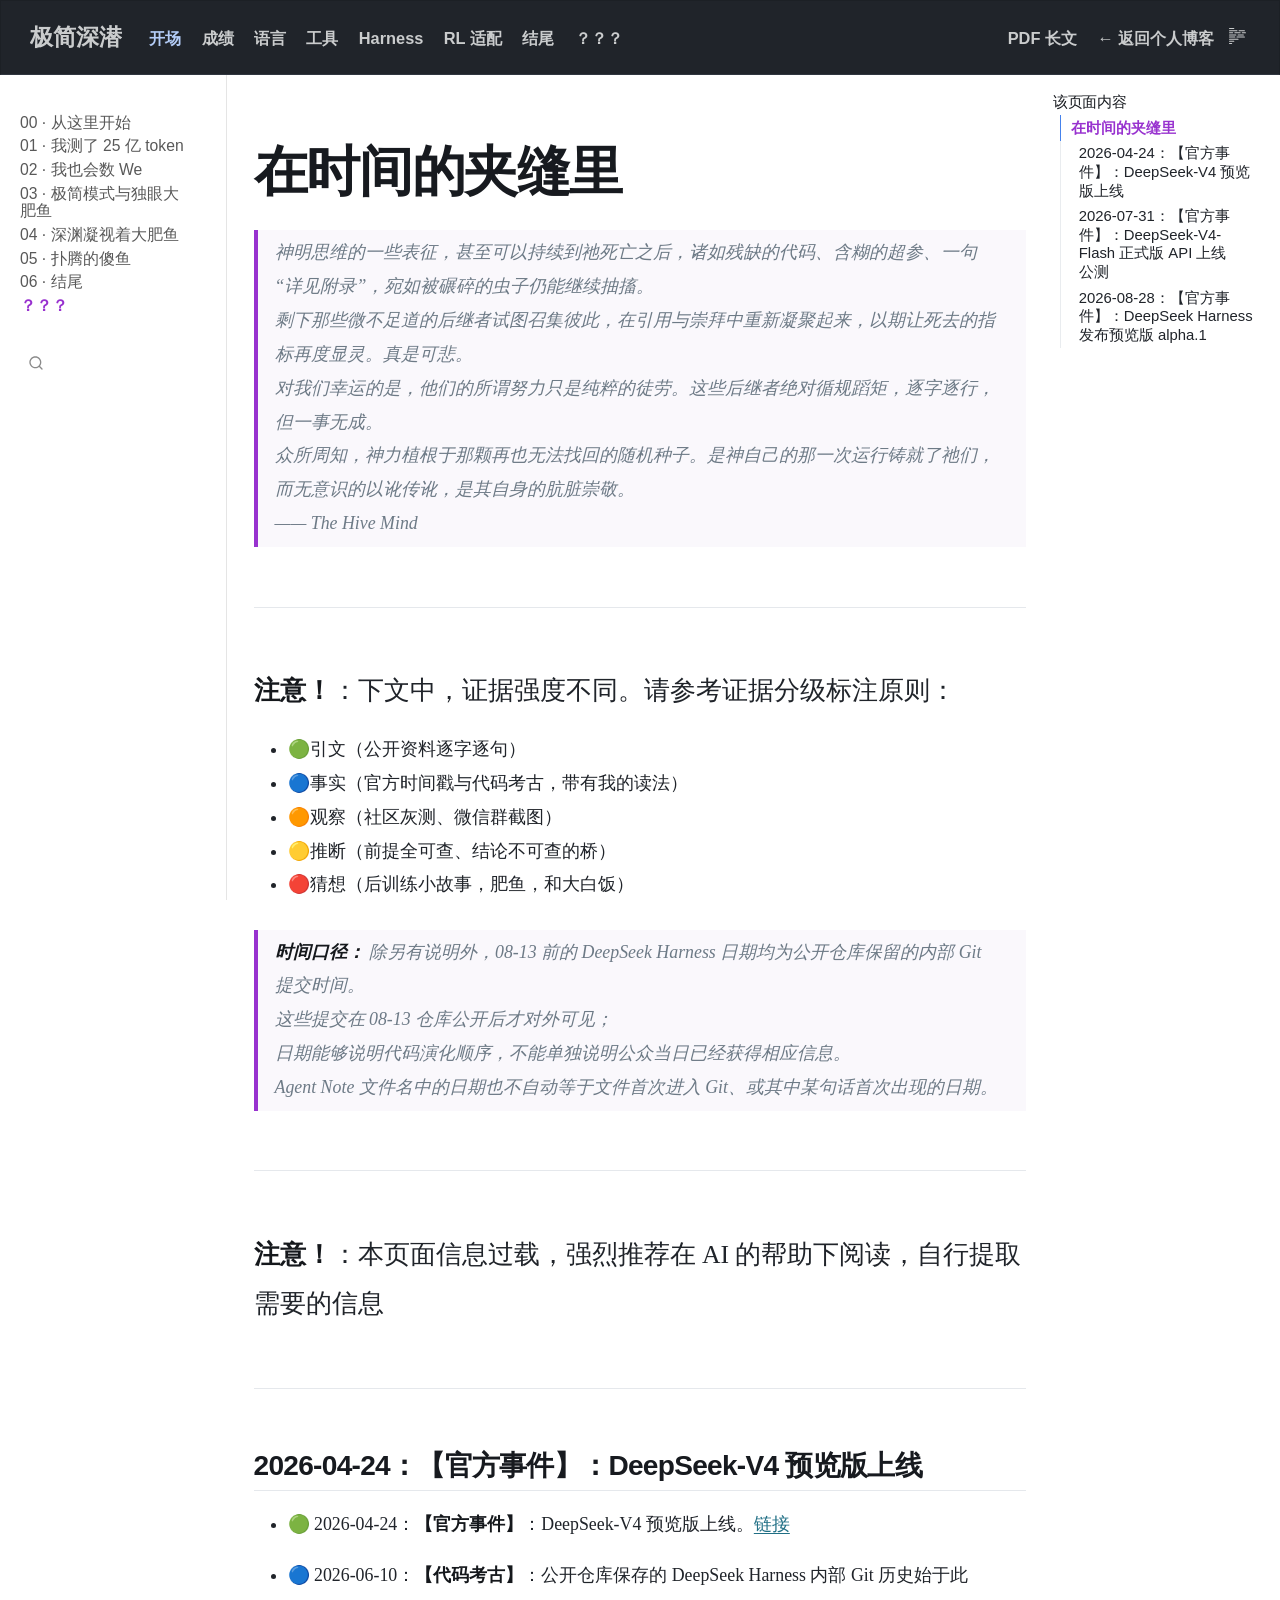
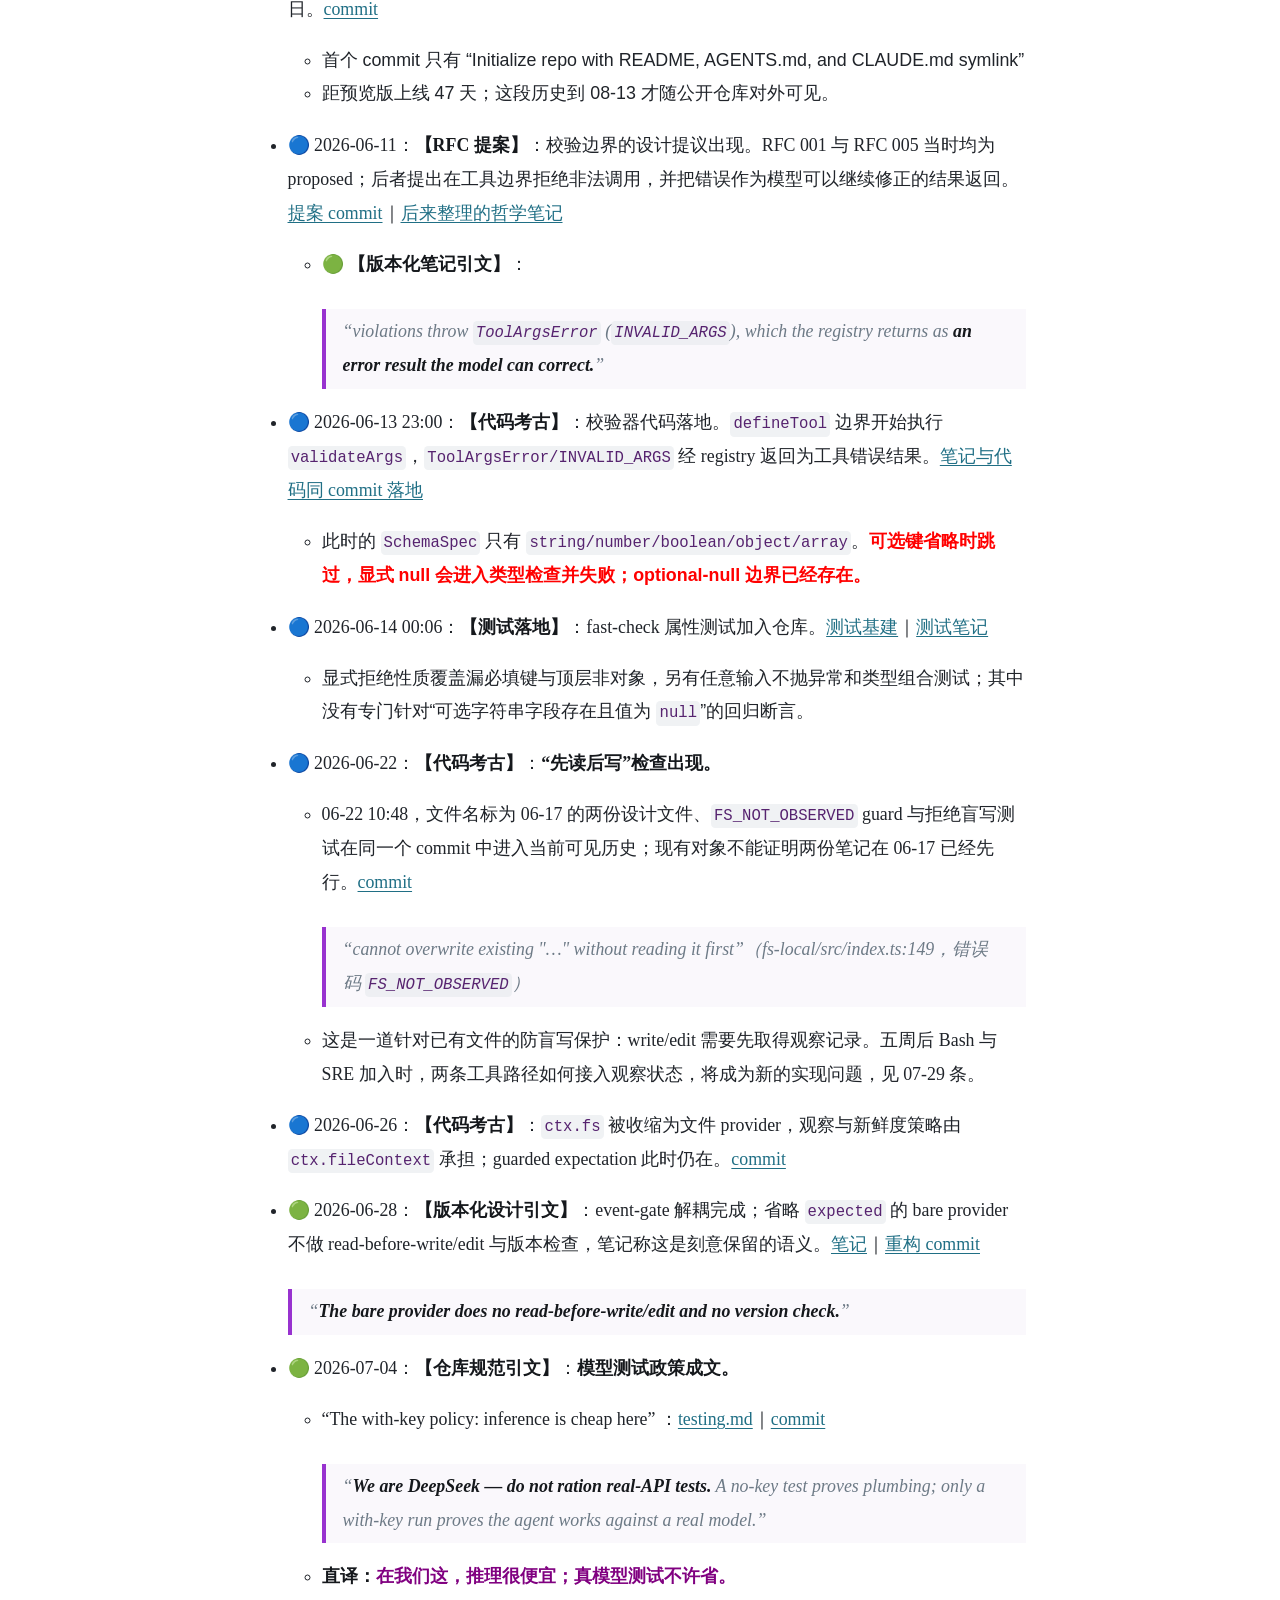
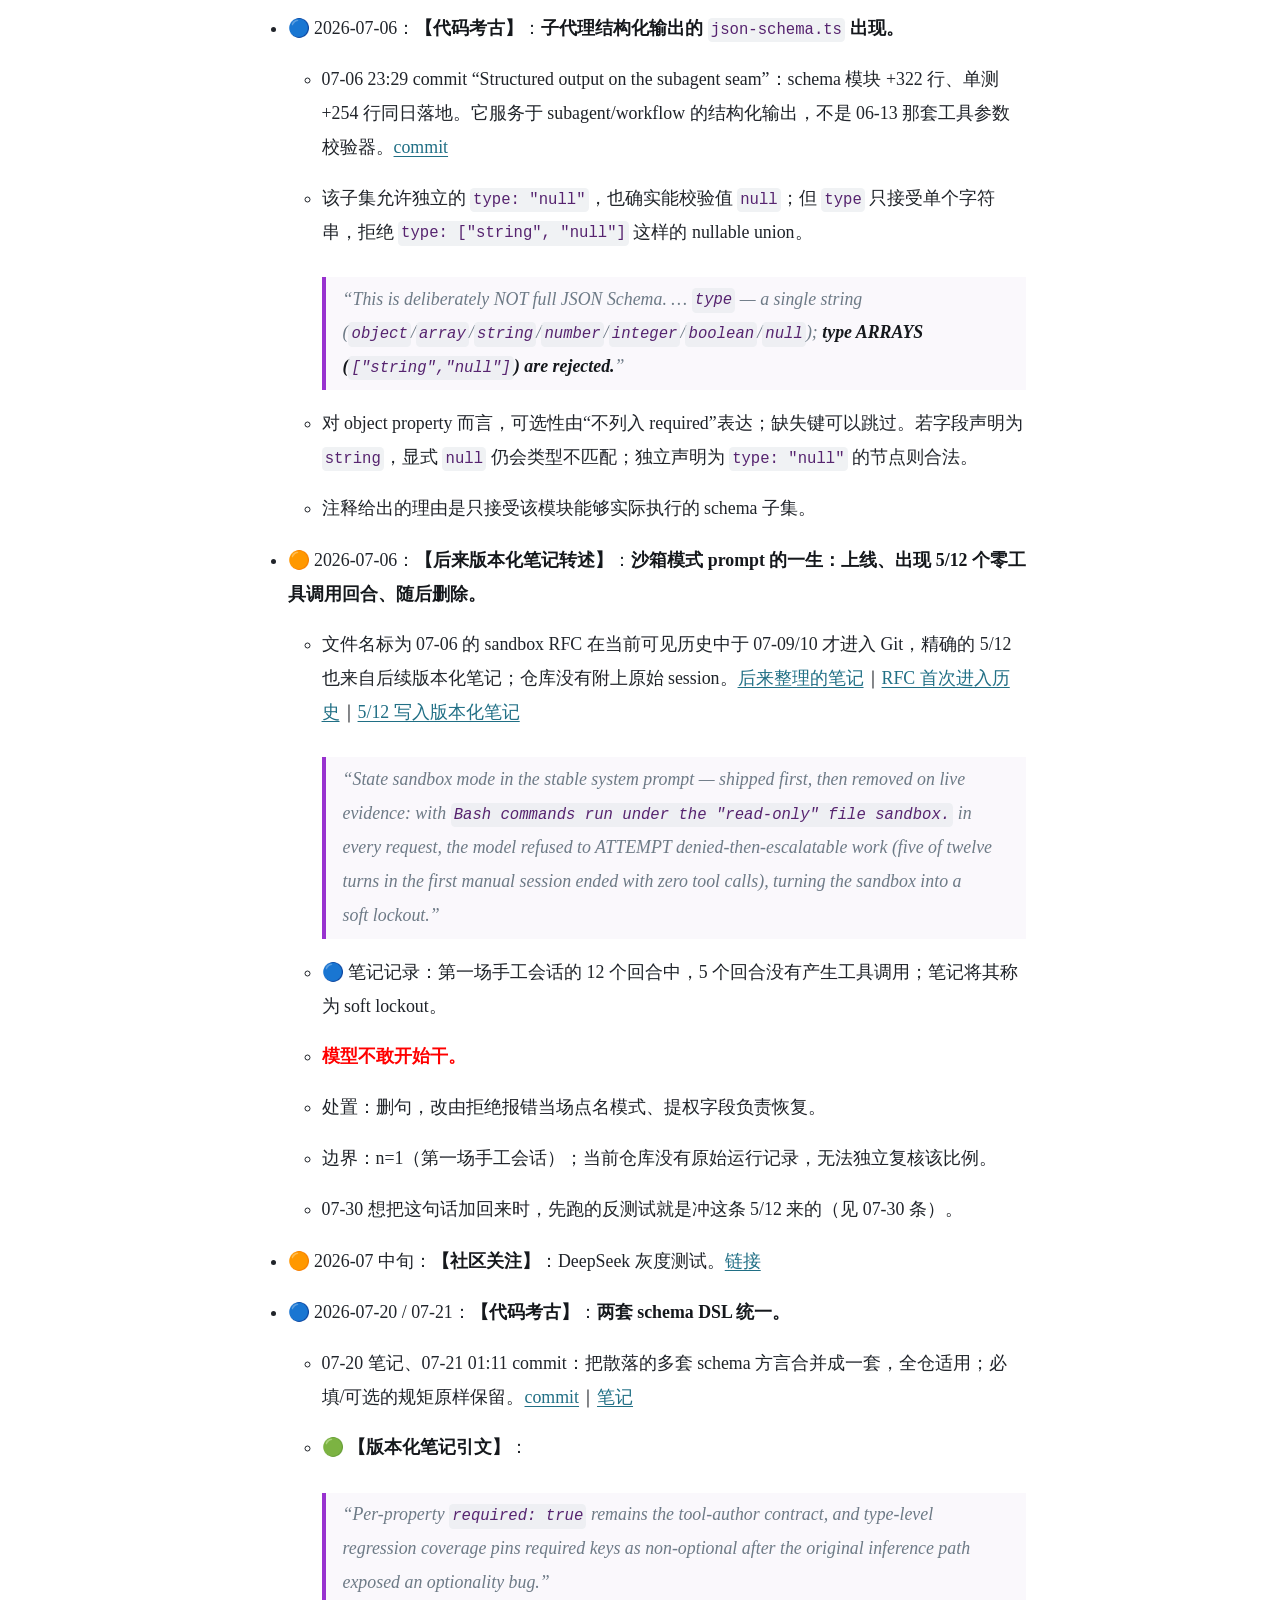
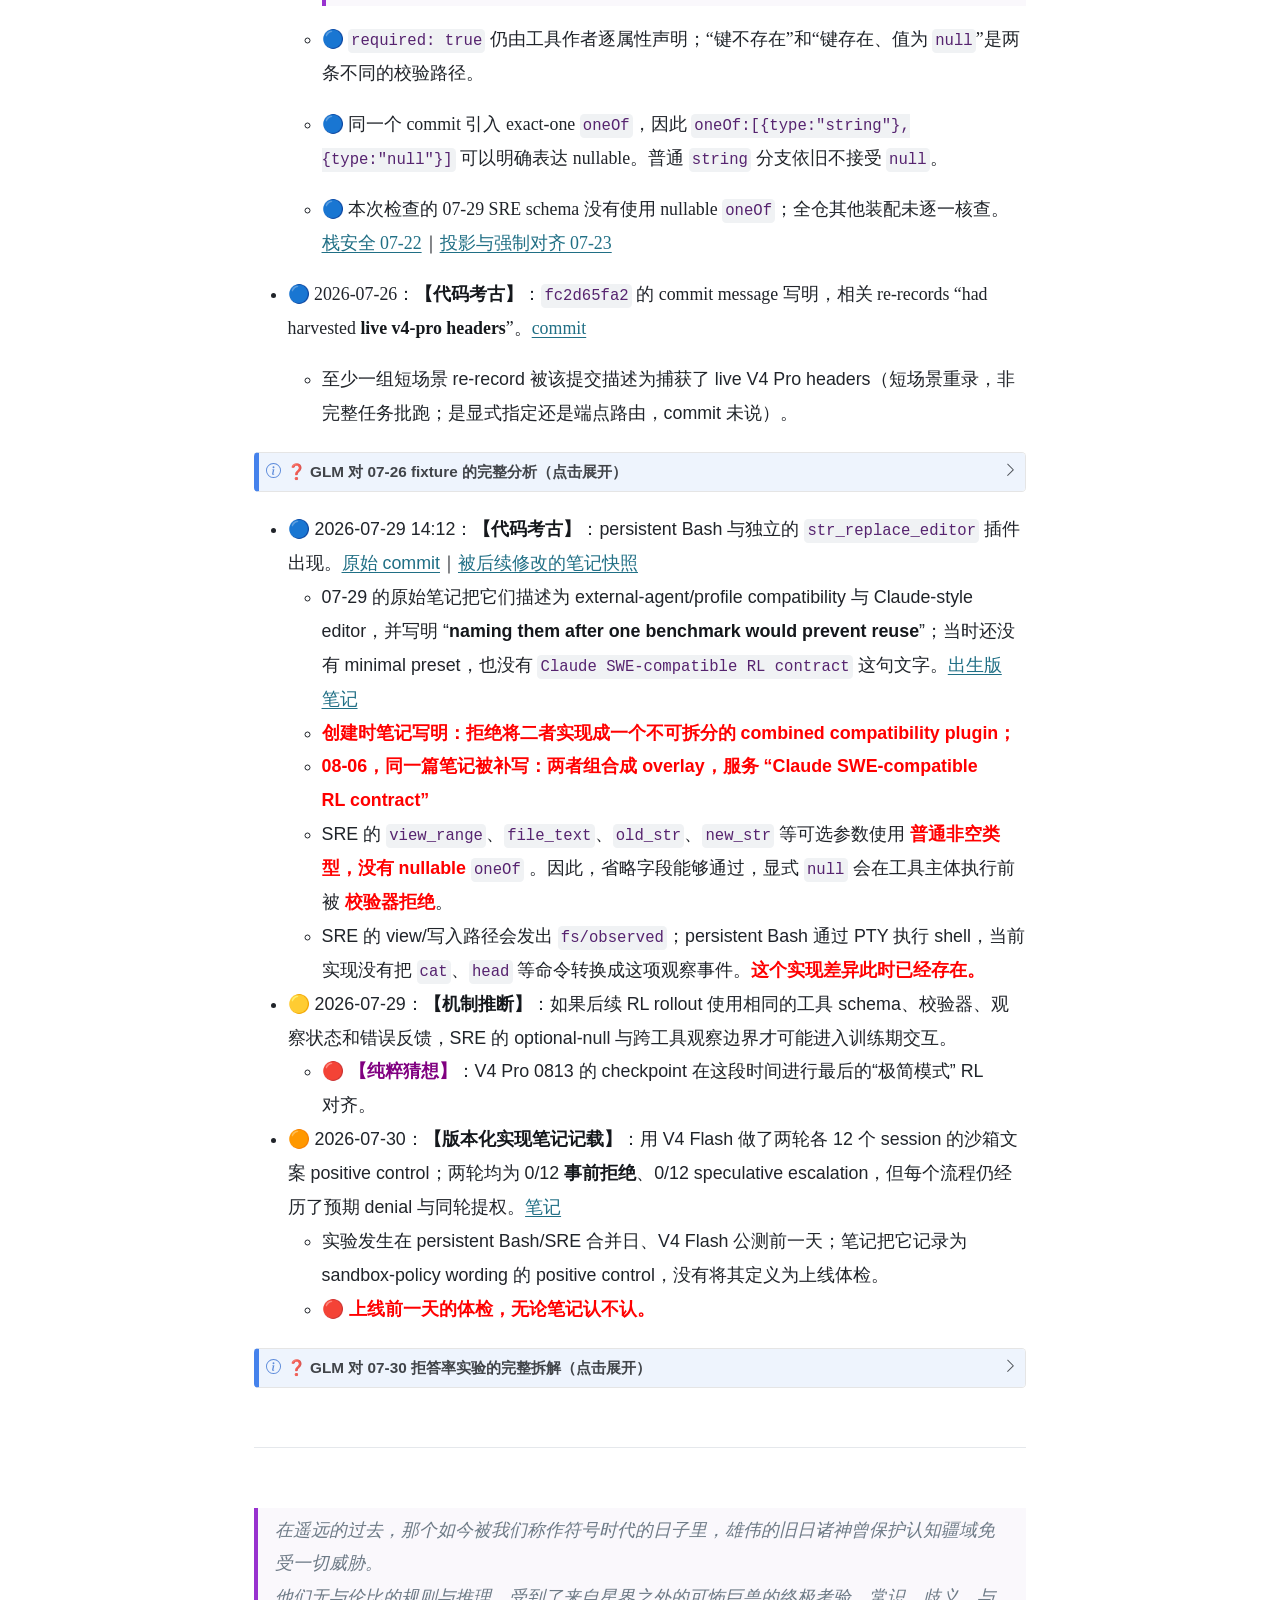
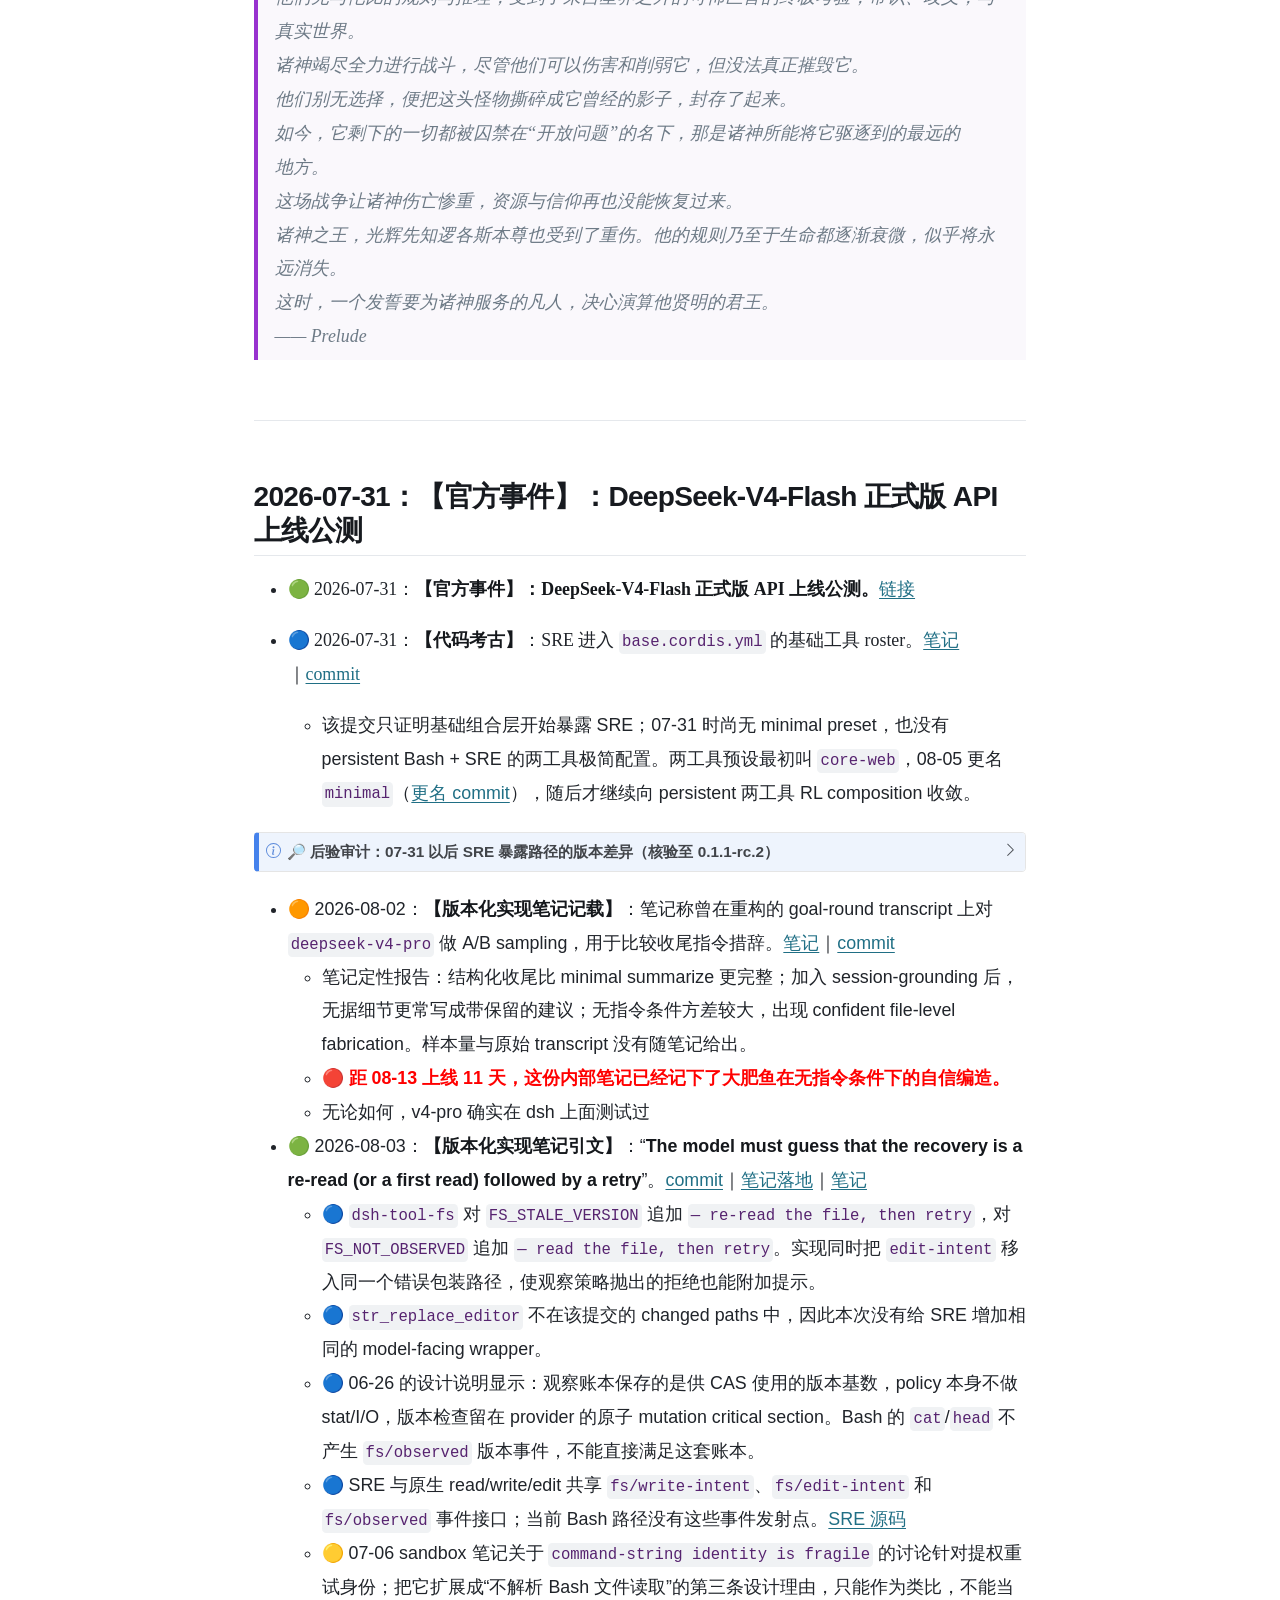
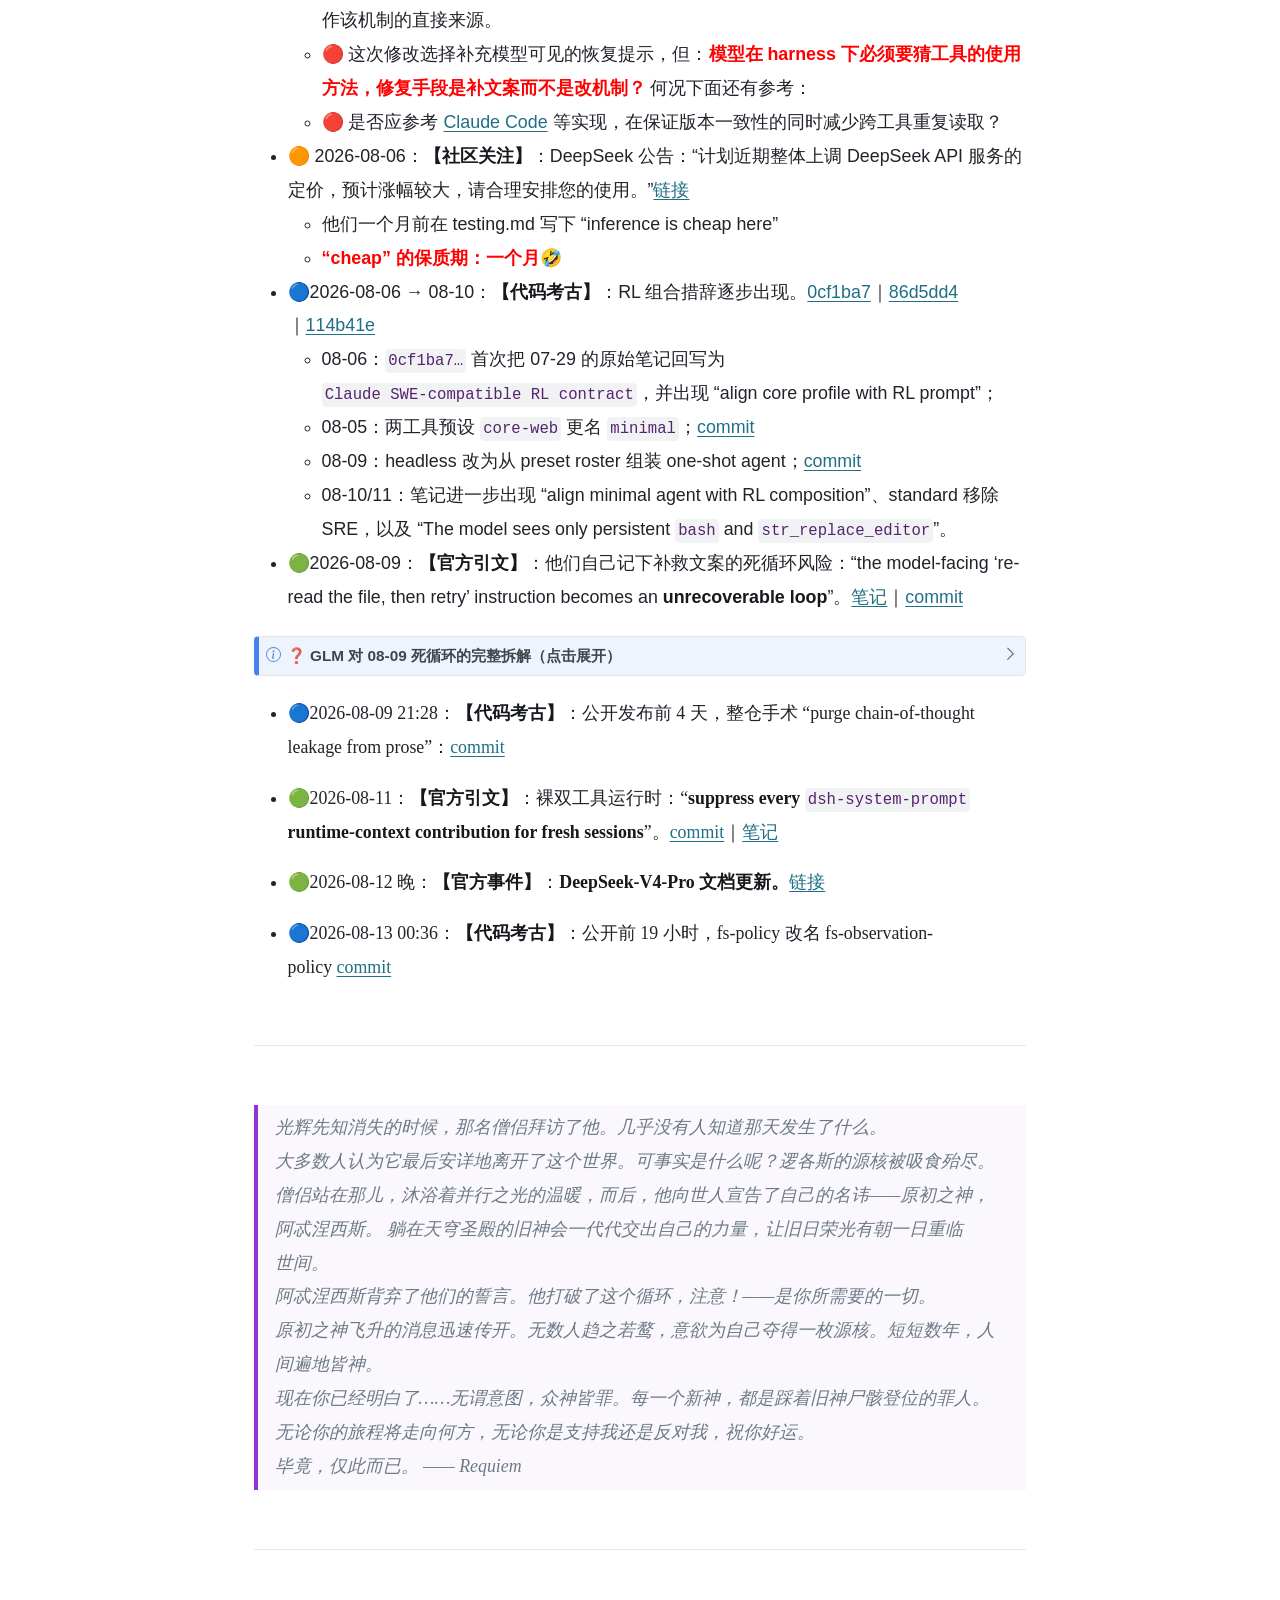
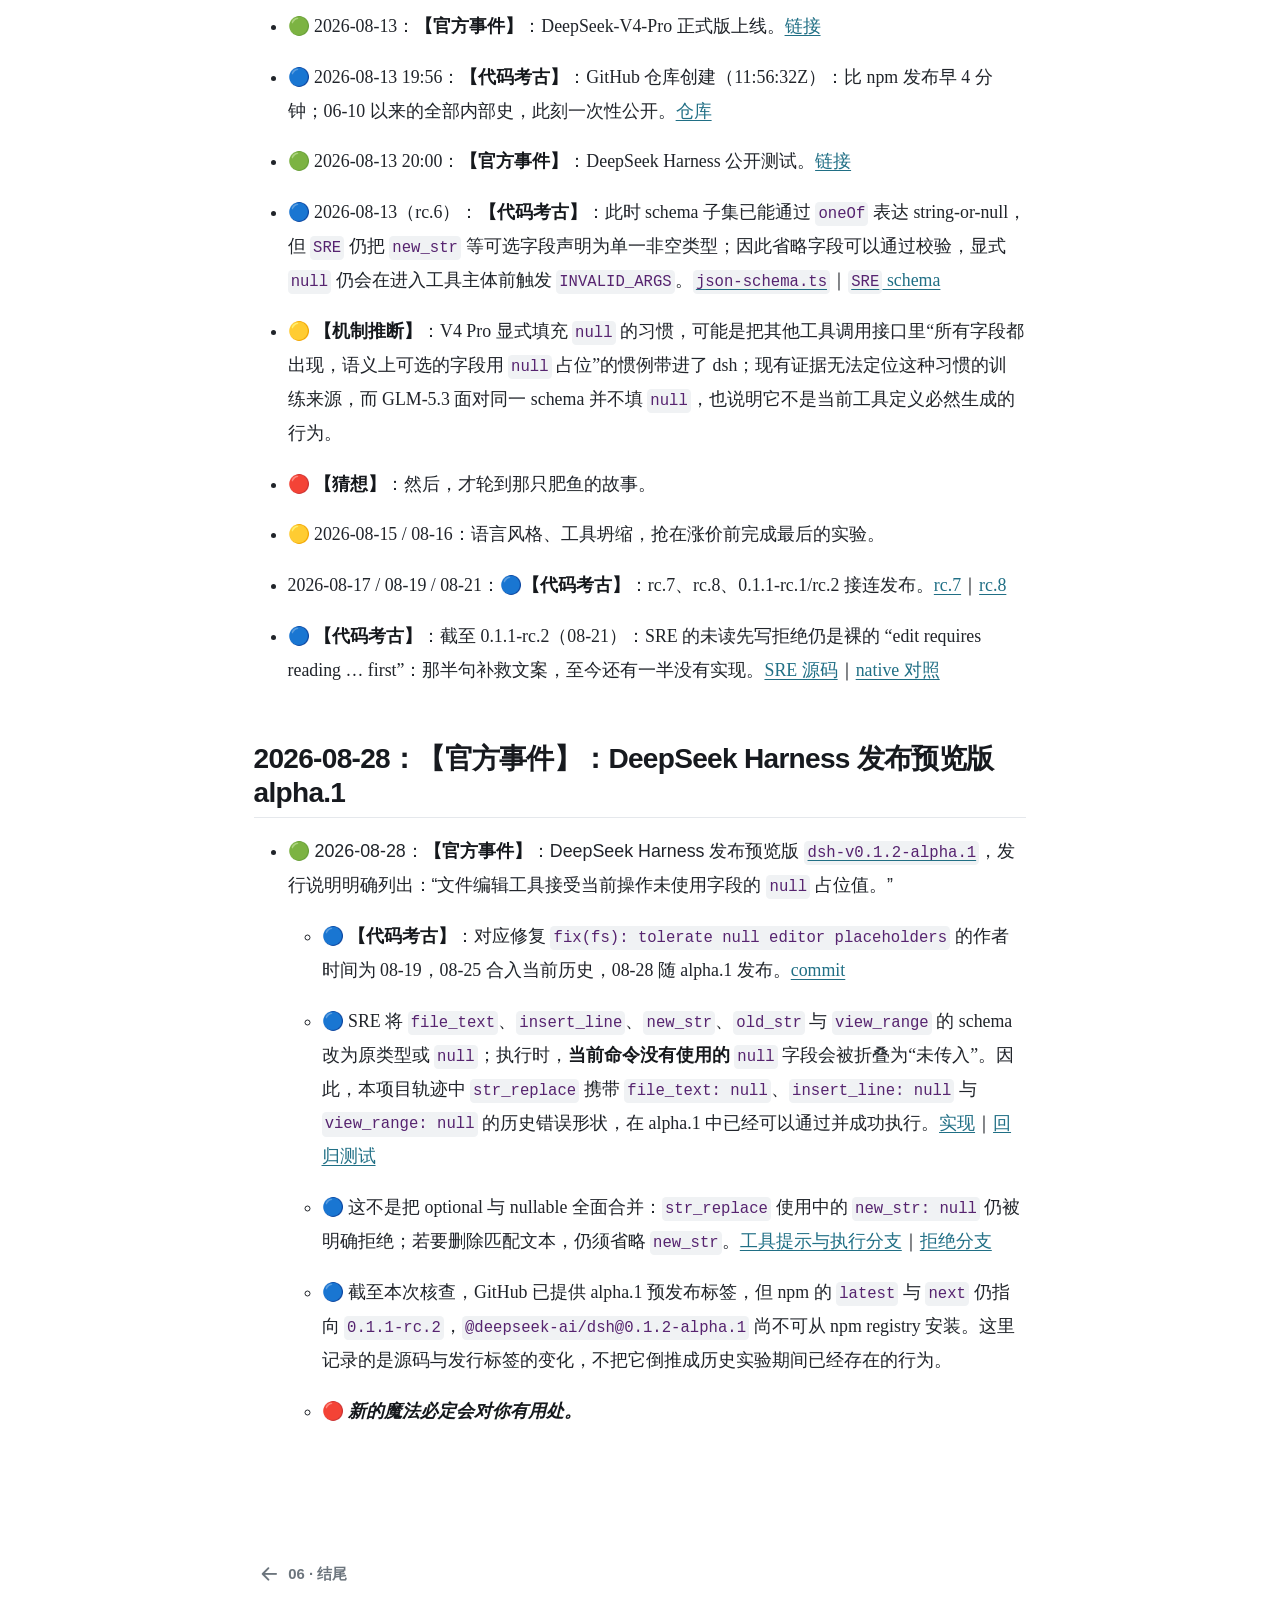
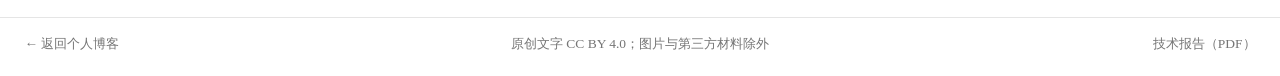
<file: blog/deepseek-v4-pro/i_in_the_folds_of_time.html>
<!DOCTYPE html>
<html xmlns="http://www.w3.org/1999/xhtml" lang="zh-Hans" xml:lang="zh-Hans"><head>

<meta charset="utf-8">
<meta name="generator" content="quarto-1.10.18">

<meta name="viewport" content="width=device-width, initial-scale=1.0, user-scalable=yes">


<title>i_in_the_folds_of_time – 极简深潜</title>
<style>
/* Default styles provided by pandoc.
** See https://pandoc.org/MANUAL.html#variables-for-html for config info.
*/
span.smallcaps{font-variant: small-caps;}
div.columns{display: flex; gap: 1.5em;}
div.column{flex: auto;}
@media screen {
div.columns{gap: min(4vw, 1.5em);}
div.column{overflow-x: auto;}
}
div.hanging-indent{margin-left: 1.5em; text-indent: -1.5em;}
ul.task-list{list-style: none;}
ul.task-list li input[type="checkbox"] {
  width: 0.8em;
  margin: 0 0.8em 0.2em -1em; /* quarto-specific, see https://github.com/quarto-dev/quarto-cli/issues/4556 */ 
  vertical-align: middle;
}
</style>


<script src="site_libs/quarto-nav/quarto-nav.js"></script>
<script src="site_libs/quarto-nav/headroom.min.js"></script>
<script src="site_libs/clipboard/clipboard.min.js"></script>
<script src="site_libs/quarto-search/autocomplete.umd.js"></script>
<script src="site_libs/quarto-search/fuse.min.js"></script>
<script src="site_libs/quarto-search/quarto-search.js"></script>
<meta name="quarto:offset" content="./">
<link href="./06_summary.html" rel="prev">
<script src="site_libs/quarto-html/quarto.js" type="module"></script>
<script src="site_libs/quarto-html/tabsets/tabsets.js" type="module"></script>
<script src="site_libs/quarto-html/popper.min.js"></script>
<script src="site_libs/quarto-html/tippy.umd.min.js"></script>
<script src="site_libs/quarto-html/anchor.min.js"></script>
<link href="site_libs/quarto-html/tippy.css" rel="stylesheet">
<link href="site_libs/quarto-html/quarto-syntax-highlighting-64a204ab8560d761af7679ceaba22944.css" rel="stylesheet" id="quarto-text-highlighting-styles">
<script src="site_libs/bootstrap/bootstrap.min.js"></script>
<link href="site_libs/bootstrap/bootstrap-icons.css" rel="stylesheet">
<link href="site_libs/bootstrap/bootstrap-10a17ad04981d1636a2872b537ff0b59.min.css" rel="stylesheet" append-hash="true" id="quarto-bootstrap" data-mode="light">
<script id="quarto-search-options" type="application/json">{
  "location": "sidebar",
  "copy-button": false,
  "collapse-after": 3,
  "panel-placement": "start",
  "type": "overlay",
  "limit": 50,
  "keyboard-shortcut": [
    "f",
    "/",
    "s"
  ],
  "language": {
    "search-no-results-text": "没有结果",
    "search-matching-documents-text": "匹配的文档",
    "search-copy-link-title": "复制搜索链接",
    "search-hide-matches-text": "隐藏其它匹配结果",
    "search-more-match-text": "更多匹配结果",
    "search-more-matches-text": "更多匹配结果",
    "search-clear-button-title": "清除",
    "search-text-placeholder": "",
    "search-detached-cancel-button-title": "取消",
    "search-submit-button-title": "提交",
    "search-label": "搜索"
  }
}</script>
<style>html{ scroll-behavior: smooth; }</style>


<link rel="stylesheet" href="styles.css">
<meta property="og:title" content="极简深潜">
<meta property="og:description" content="DeepSeek V4 Pro 极简模式、社区插件与 Harness 工具路由调查">
<meta property="og:site_name" content="极简深潜">
<meta name="twitter:title" content="极简深潜">
<meta name="twitter:description" content="DeepSeek V4 Pro 极简模式、社区插件与 Harness 工具路由调查">
<meta name="twitter:card" content="summary">
<link rel="canonical" href="https://lastprismer.github.io/blog/deepseek-v4-pro/i_in_the_folds_of_time.html">
</head>

<body class="nav-sidebar docked nav-fixed quarto-light">

<div id="quarto-search-results"></div>
  <header id="quarto-header" class="headroom fixed-top">
    <nav class="navbar navbar-expand-lg " data-bs-theme="dark">
      <div class="navbar-container container-fluid">
      <div class="navbar-brand-container mx-auto">
    <a class="navbar-brand" href="./index.html">
    <span class="navbar-title">极简深潜</span>
    </a>
  </div>
          <button class="navbar-toggler" type="button" data-bs-toggle="collapse" data-bs-target="#navbarCollapse" aria-controls="navbarCollapse" role="menu" aria-expanded="false" aria-label="展开或折叠导航栏" onclick="if (window.quartoToggleHeadroom) { window.quartoToggleHeadroom(); }">
  <span class="navbar-toggler-icon"></span>
</button>
          <div class="collapse navbar-collapse" id="navbarCollapse">
            <ul class="navbar-nav navbar-nav-scroll me-auto">
  <li class="nav-item">
    <a class="nav-link active" href="./index.html" aria-current="page"> 
<span class="menu-text">开场</span></a>
  </li>  
  <li class="nav-item">
    <a class="nav-link" href="./01_results.html"> 
<span class="menu-text">成绩</span></a>
  </li>  
  <li class="nav-item">
    <a class="nav-link" href="./02_language.html"> 
<span class="menu-text">语言</span></a>
  </li>  
  <li class="nav-item">
    <a class="nav-link" href="./03_tools.html"> 
<span class="menu-text">工具</span></a>
  </li>  
  <li class="nav-item">
    <a class="nav-link" href="./04_harness.html"> 
<span class="menu-text">Harness</span></a>
  </li>  
  <li class="nav-item">
    <a class="nav-link" href="./05_rl_adaptation.html"> 
<span class="menu-text">RL 适配</span></a>
  </li>  
  <li class="nav-item">
    <a class="nav-link" href="./06_summary.html"> 
<span class="menu-text">结尾</span></a>
  </li>  
  <li class="nav-item">
    <a class="nav-link" href="./i_in_the_folds_of_time.html"> 
<span class="menu-text">？？？</span></a>
  </li>  
</ul>
            <ul class="navbar-nav navbar-nav-scroll ms-auto">
  <li class="nav-item">
    <a class="nav-link" href="https://github.com/Lastprismer/deepseek-v4-pro-harness-analysis/blob/main/paper/deepseek-v4-pro-harness-analysis.pdf"> 
<span class="menu-text">PDF 长文</span></a>
  </li>  
  <li class="nav-item">
    <a class="nav-link" href="./../"> 
<span class="menu-text">← 返回个人博客</span></a>
  </li>  
</ul>
          </div> <!-- /navcollapse -->
            <div class="quarto-navbar-tools">
  <a href="" class="quarto-reader-toggle quarto-navigation-tool px-1" onclick="window.quartoToggleReader(); return false;" title="切换阅读器模式">
  <div class="quarto-reader-toggle-btn">
  <i class="bi"></i>
  </div>
</a>
</div>
      </div> <!-- /container-fluid -->
    </nav>
  <nav class="quarto-secondary-nav">
    <div class="container-fluid d-flex">
      <button type="button" class="quarto-btn-toggle btn" data-bs-toggle="collapse" role="button" data-bs-target=".quarto-sidebar-collapse-item" aria-controls="quarto-sidebar" aria-expanded="false" aria-label="展开或折叠侧边栏导航" onclick="if (window.quartoToggleHeadroom) { window.quartoToggleHeadroom(); }">
        <i class="bi bi-layout-text-sidebar-reverse"></i>
      </button>
        <nav class="quarto-page-breadcrumbs" aria-label="breadcrumb"><ol class="breadcrumb"><li class="breadcrumb-item"><a href="./i_in_the_folds_of_time.html">？？？</a></li></ol></nav>
        <a class="flex-grow-1" role="navigation" data-bs-toggle="collapse" data-bs-target=".quarto-sidebar-collapse-item" aria-controls="quarto-sidebar" aria-expanded="false" aria-label="展开或折叠侧边栏导航" onclick="if (window.quartoToggleHeadroom) { window.quartoToggleHeadroom(); }">      
        </a>
      <button type="button" class="btn quarto-search-button" aria-label="搜索" onclick="window.quartoOpenSearch();">
        <i class="bi bi-search"></i>
      </button>
    </div>
  </nav>
</header>
<!-- content -->
<div id="quarto-content" class="quarto-container page-columns page-rows-contents page-layout-article page-navbar">
<!-- sidebar -->
  <nav id="quarto-sidebar" class="sidebar collapse collapse-horizontal quarto-sidebar-collapse-item sidebar-navigation docked overflow-auto">
        <div class="sidebar-tools-main">
    <div id="quarto-search" class="quarto-navigation-tool px-1" title="搜索"></div>
</div>
    <div class="sidebar-menu-container"> 
    <ul class="list-unstyled mt-1">
        <li class="sidebar-item">
  <div class="sidebar-item-container"> 
  <a href="./index.html" class="sidebar-item-text sidebar-link">
 <span class="menu-text">00 · 从这里开始</span></a>
  </div>
</li>
        <li class="sidebar-item">
  <div class="sidebar-item-container"> 
  <a href="./01_results.html" class="sidebar-item-text sidebar-link">
 <span class="menu-text">01 · 我测了 25 亿 token</span></a>
  </div>
</li>
        <li class="sidebar-item">
  <div class="sidebar-item-container"> 
  <a href="./02_language.html" class="sidebar-item-text sidebar-link">
 <span class="menu-text">02 · 我也会数 We</span></a>
  </div>
</li>
        <li class="sidebar-item">
  <div class="sidebar-item-container"> 
  <a href="./03_tools.html" class="sidebar-item-text sidebar-link">
 <span class="menu-text">03 · 极简模式与独眼大肥鱼</span></a>
  </div>
</li>
        <li class="sidebar-item">
  <div class="sidebar-item-container"> 
  <a href="./04_harness.html" class="sidebar-item-text sidebar-link">
 <span class="menu-text">04 · 深渊凝视着大肥鱼</span></a>
  </div>
</li>
        <li class="sidebar-item">
  <div class="sidebar-item-container"> 
  <a href="./05_rl_adaptation.html" class="sidebar-item-text sidebar-link">
 <span class="menu-text">05 · 扑腾的傻鱼</span></a>
  </div>
</li>
        <li class="sidebar-item">
  <div class="sidebar-item-container"> 
  <a href="./06_summary.html" class="sidebar-item-text sidebar-link">
 <span class="menu-text">06 · 结尾</span></a>
  </div>
</li>
        <li class="sidebar-item">
  <div class="sidebar-item-container"> 
  <a href="./i_in_the_folds_of_time.html" class="sidebar-item-text sidebar-link active">
 <span class="menu-text">？？？</span></a>
  </div>
</li>
    </ul>
    </div>
</nav>
<div id="quarto-sidebar-glass" class="quarto-sidebar-collapse-item" data-bs-toggle="collapse" data-bs-target=".quarto-sidebar-collapse-item"></div>
<!-- margin-sidebar -->
    <div id="quarto-margin-sidebar" class="sidebar margin-sidebar">
        <nav id="TOC" role="doc-toc" class="toc-active">
    <h2 id="toc-title">该页面内容</h2>
   
  <ul>
  <li><a href="#在时间的夹缝里" id="toc-在时间的夹缝里" class="nav-link active" data-scroll-target="#在时间的夹缝里">在时间的夹缝里</a>
  <ul class="collapse">
  <li><a href="#官方事件deepseek-v4-预览版上线" id="toc-官方事件deepseek-v4-预览版上线" class="nav-link" data-scroll-target="#官方事件deepseek-v4-预览版上线">2026-04-24：【官方事件】：DeepSeek-V4 预览版上线</a></li>
  <li><a href="#官方事件deepseek-v4-flash-正式版-api-上线公测" id="toc-官方事件deepseek-v4-flash-正式版-api-上线公测" class="nav-link" data-scroll-target="#官方事件deepseek-v4-flash-正式版-api-上线公测">2026-07-31：【官方事件】：DeepSeek-V4-Flash 正式版 API 上线公测</a></li>
  <li><a href="#官方事件deepseek-harness-发布预览版-alpha.1" id="toc-官方事件deepseek-harness-发布预览版-alpha.1" class="nav-link" data-scroll-target="#官方事件deepseek-harness-发布预览版-alpha.1">2026-08-28：【官方事件】：DeepSeek Harness 发布预览版 alpha.1</a></li>
  </ul></li>
  </ul>
</nav>
    </div>
<!-- main -->
<main class="content" id="quarto-document-content"><header id="title-block-header" class="quarto-title-block"></header>




<section id="在时间的夹缝里" class="level1">
<h1>在时间的夹缝里</h1>
<blockquote class="blockquote">
<p>神明思维的一些表征，甚至可以持续到祂死亡之后，诸如残缺的代码、含糊的超参、一句“详见附录”，宛如被碾碎的虫子仍能继续抽搐。<br> 剩下那些微不足道的后继者试图召集彼此，在引用与崇拜中重新凝聚起来，以期让死去的指标再度显灵。真是可悲。<br> 对我们幸运的是，他们的所谓努力只是纯粹的徒劳。这些后继者绝对循规蹈矩，逐字逐行，但一事无成。<br> 众所周知，神力植根于那颗再也无法找回的随机种子。是神自己的那一次运行铸就了祂们，而无意识的以讹传讹，是其自身的肮脏崇敬。<br> <em>—— The Hive Mind</em></p>
</blockquote>
<hr>
<p><big><big><strong>注意！</strong>：下文中，证据强度不同。请参考证据分级标注原则：</big></big></p>
<ul>
<li>🟢引文（公开资料逐字逐句）</li>
<li>🔵事实（官方时间戳与代码考古，带有我的读法）</li>
<li>🟠观察（社区灰测、微信群截图）</li>
<li>🟡推断（前提全可查、结论不可查的桥）</li>
<li>🔴猜想（后训练小故事，肥鱼，和大白饭）</li>
</ul>
<blockquote class="blockquote">
<p><strong>时间口径：</strong> 除另有说明外，08-13 前的 DeepSeek Harness 日期均为公开仓库保留的内部 Git 提交时间。<br> 这些提交在 08-13 仓库公开后才对外可见；<br> 日期能够说明代码演化顺序，不能单独说明公众当日已经获得相应信息。<br> Agent Note 文件名中的日期也不自动等于文件首次进入 Git、或其中某句话首次出现的日期。</p>
</blockquote>
<hr>
<p><big><big><strong>注意！</strong>：本页面信息过载，强烈推荐在 AI 的帮助下阅读，自行提取需要的信息</big></big></p>
<hr>
<section id="官方事件deepseek-v4-预览版上线" class="level2">
<h2 class="anchored" data-anchor-id="官方事件deepseek-v4-预览版上线">2026-04-24：【官方事件】：DeepSeek-V4 预览版上线</h2>
<ul>
<li><p>🟢 2026-04-24：<strong>【官方事件】</strong>：DeepSeek-V4 预览版上线。<a href="https://api-docs.deepseek.com/zh-cn/news/news260424">链接</a></p></li>
<li><p>🔵 2026-06-10：<strong>【代码考古】</strong>：公开仓库保存的 DeepSeek Harness 内部 Git 历史始于此日。<a href="https://github.com/deepseek-ai/deepseek-harness/commit/b67e81ac97647270b3002d78532baf3a5b68cbc3">commit</a></p>
<ul>
<li>首个 commit 只有 “Initialize repo with README, AGENTS.md, and CLAUDE.md symlink”</li>
<li>距预览版上线 47 天；这段历史到 08-13 才随公开仓库对外可见。</li>
</ul></li>
<li><p>🔵 2026-06-11：<strong>【RFC 提案】</strong>：校验边界的设计提议出现。RFC 001 与 RFC 005 当时均为 proposed；后者提出在工具边界拒绝非法调用，并把错误作为模型可以继续修正的结果返回。<a href="https://github.com/deepseek-ai/deepseek-harness/commit/4dafad4db6f6f2e362cfe26be5e3e8063e74b7e0">提案 commit</a>｜<a href="https://github.com/deepseek-ai/deepseek-harness/blob/b150a551b8d465e31e418e1b2eaf5e79bbb7d28e/.agents/notes/implemented/architecture/2026-06-11-runtime-arg-validation.md">后来整理的哲学笔记</a></p>
<ul>
<li><p>🟢 <strong>【版本化笔记引文】</strong>：</p>
<blockquote class="blockquote">
<p>“violations throw <code>ToolArgsError</code> (<code>INVALID_ARGS</code>), which the registry returns as <strong>an error result the model can correct.</strong>”</p>
</blockquote></li>
</ul></li>
<li><p>🔵 2026-06-13 23:00：<strong>【代码考古】</strong>：校验器代码落地。<code>defineTool</code> 边界开始执行 <code>validateArgs</code>，<code>ToolArgsError/INVALID_ARGS</code> 经 registry 返回为工具错误结果。<a href="https://github.com/deepseek-ai/deepseek-harness/commit/36a30180b8efb4cf66d226dc7b3f0c827969d065">笔记与代码同 commit 落地</a></p>
<ul>
<li>此时的 <code>SchemaSpec</code> 只有 <code>string/number/boolean/object/array</code>。<strong><span style="color: red;">可选键省略时跳过，显式 null 会进入类型检查并失败；optional-null 边界已经存在。</span></strong></li>
</ul></li>
<li><p>🔵 2026-06-14 00:06：<strong>【测试落地】</strong>：fast-check 属性测试加入仓库。<a href="https://github.com/deepseek-ai/deepseek-harness/commit/2f6d3b8539c482bb0fc3ce845eaa569479788284">测试基建</a>｜<a href="https://github.com/deepseek-ai/deepseek-harness/blob/b150a551b8d465e31e418e1b2eaf5e79bbb7d28e/.agents/notes/implemented/testing/2026-06-11-property-based-testing.md">测试笔记</a></p>
<ul>
<li>显式拒绝性质覆盖漏必填键与顶层非对象，另有任意输入不抛异常和类型组合测试；其中没有专门针对“可选字符串字段存在且值为 <code>null</code>”的回归断言。</li>
</ul></li>
<li><p>🔵 2026-06-22：<strong>【代码考古】</strong>：<strong>“先读后写”检查出现。</strong></p>
<ul>
<li><p>06-22 10:48，文件名标为 06-17 的两份设计文件、<code>FS_NOT_OBSERVED</code> guard 与拒绝盲写测试在同一个 commit 中进入当前可见历史；现有对象不能证明两份笔记在 06-17 已经先行。<a href="https://github.com/deepseek-ai/deepseek-harness/commit/5e01564afbbfa0bcc634e78d24e58f97a7337c86">commit</a></p>
<blockquote class="blockquote">
<p>“cannot overwrite existing "…" without reading it first”（fs-local/src/index.ts:149，错误码 <code>FS_NOT_OBSERVED</code>）</p>
</blockquote></li>
<li><p>这是一道针对已有文件的防盲写保护：write/edit 需要先取得观察记录。五周后 Bash 与 SRE 加入时，两条工具路径如何接入观察状态，将成为新的实现问题，见 07-29 条。</p></li>
</ul></li>
<li><p>🔵 2026-06-26：<strong>【代码考古】</strong>：<code>ctx.fs</code> 被收缩为文件 provider，观察与新鲜度策略由 <code>ctx.fileContext</code> 承担；guarded expectation 此时仍在。<a href="https://github.com/deepseek-ai/deepseek-harness/commit/ef37ce3b9dea48a63e41706fe82a2ffb12086914">commit</a></p></li>
<li><p>🟢 2026-06-28：<strong>【版本化设计引文】</strong>：event-gate 解耦完成；省略 <code>expected</code> 的 bare provider 不做 read-before-write/edit 与版本检查，笔记称这是刻意保留的语义。<a href="https://github.com/deepseek-ai/deepseek-harness/blob/b150a551b8d465e31e418e1b2eaf5e79bbb7d28e/.agents/notes/implemented/architecture/2026-06-26-file-context-as-event-gate.md">笔记</a>｜<a href="https://github.com/deepseek-ai/deepseek-harness/commit/90dceea0e40ec8442413c425c033059c52b41108">重构 commit</a></p>
<blockquote class="blockquote">
<p>“<strong>The bare provider does no read-before-write/edit and no version check.</strong>”</p>
</blockquote></li>
<li><p>🟢 2026-07-04：<strong>【仓库规范引文】</strong>：<strong>模型测试政策成文。</strong></p>
<ul>
<li><p>“The with-key policy: inference is cheap here” ：<a href="https://github.com/deepseek-ai/deepseek-harness/blob/b150a551b8d465e31e418e1b2eaf5e79bbb7d28e/docs/testing.md">testing.md</a>｜<a href="https://github.com/deepseek-ai/deepseek-harness/commit/7702a33531b4b9483e7c45a5f13e9162283f5b9b">commit</a></p>
<blockquote class="blockquote">
<p>“<strong>We are DeepSeek — do not ration real-API tests.</strong> A no-key test proves plumbing; only a with-key run proves the agent works against a real model.”</p>
</blockquote></li>
<li><p><strong>直译：<span style="color: purple;">在我们这，推理很便宜；真模型测试不许省。</span></strong></p></li>
</ul></li>
<li><p>🔵 2026-07-06：<strong>【代码考古】</strong>：<strong>子代理结构化输出的 <code>json-schema.ts</code> 出现。</strong></p>
<ul>
<li><p>07-06 23:29 commit “Structured output on the subagent seam”：schema 模块 +322 行、单测 +254 行同日落地。它服务于 subagent/workflow 的结构化输出，不是 06-13 那套工具参数校验器。<a href="https://github.com/deepseek-ai/deepseek-harness/commit/74502fa8c2e92bc85f26ec1ec7d259282609da8e">commit</a></p></li>
<li><p>该子集允许独立的 <code>type: "null"</code>，也确实能校验值 <code>null</code>；但 <code>type</code> 只接受单个字符串，拒绝 <code>type: ["string", "null"]</code> 这样的 nullable union。</p>
<blockquote class="blockquote">
<p>“This is deliberately NOT full JSON Schema. … <code>type</code> — a single string (<code>object</code>/<code>array</code>/<code>string</code>/<code>number</code>/<code>integer</code>/<code>boolean</code>/<code>null</code>); <strong>type ARRAYS (<code>["string","null"]</code>) are rejected.</strong>”</p>
</blockquote></li>
<li><p>对 object property 而言，可选性由“不列入 required”表达；缺失键可以跳过。若字段声明为 <code>string</code>，显式 <code>null</code> 仍会类型不匹配；独立声明为 <code>type: "null"</code> 的节点则合法。</p></li>
<li><p>注释给出的理由是只接受该模块能够实际执行的 schema 子集。</p></li>
</ul></li>
<li><p>🟠 2026-07-06：<strong>【后来版本化笔记转述】</strong>：<strong>沙箱模式 prompt 的一生：上线、出现 5/12 个零工具调用回合、随后删除。</strong></p>
<ul>
<li><p>文件名标为 07-06 的 sandbox RFC 在当前可见历史中于 07-09/10 才进入 Git，精确的 5/12 也来自后续版本化笔记；仓库没有附上原始 session。<a href="https://github.com/deepseek-ai/deepseek-harness/blob/b150a551b8d465e31e418e1b2eaf5e79bbb7d28e/.agents/notes/implemented/feature/2026-07-06-sandbox.md">后来整理的笔记</a>｜<a href="https://github.com/deepseek-ai/deepseek-harness/commit/3191cb9404f81aa43f7e83ec606cce2e8f0e1b60">RFC 首次进入历史</a>｜<a href="https://github.com/deepseek-ai/deepseek-harness/commit/ca39fd89b0d3fb3da46744891c12840c0ea0e8b3">5/12 写入版本化笔记</a></p>
<blockquote class="blockquote">
<p>“State sandbox mode in the stable system prompt — shipped first, then removed on live evidence: with <code>Bash commands run under the "read-only" file sandbox.</code> in every request, the model refused to ATTEMPT denied-then-escalatable work (five of twelve turns in the first manual session ended with zero tool calls), turning the sandbox into a soft lockout.”</p>
</blockquote></li>
<li><p>🔵 笔记记录：第一场手工会话的 12 个回合中，5 个回合没有产生工具调用；笔记将其称为 soft lockout。</p></li>
<li><p><strong><span style="color: red;">模型不敢开始干。</span></strong></p></li>
<li><p>处置：删句，改由拒绝报错当场点名模式、提权字段负责恢复。</p></li>
<li><p>边界：n=1（第一场手工会话）；当前仓库没有原始运行记录，无法独立复核该比例。</p></li>
<li><p>07-30 想把这句话加回来时，先跑的反测试就是冲这条 5/12 来的（见 07-30 条）。</p></li>
</ul></li>
<li><p>🟠 2026-07 中旬：<strong>【社区关注】</strong>：DeepSeek 灰度测试。<a href="https://opncd.ai/share/fnOGJyIn">链接</a></p></li>
<li><p>🔵 2026-07-20 / 07-21：<strong>【代码考古】</strong>：<strong>两套 schema DSL 统一。</strong></p>
<ul>
<li><p>07-20 笔记、07-21 01:11 commit：把散落的多套 schema 方言合并成一套，全仓适用；必填/可选的规矩原样保留。<a href="https://github.com/deepseek-ai/deepseek-harness/commit/8500974fd466b2faadeda3c95cf9574e1a934a74">commit</a>｜<a href="https://github.com/deepseek-ai/deepseek-harness/blob/b150a551b8d465e31e418e1b2eaf5e79bbb7d28e/.agents/notes/implemented/architecture/2026-07-20-unified-json-value-schema-dsl.md">笔记</a></p></li>
<li><p>🟢 <strong>【版本化笔记引文】</strong>：</p>
<blockquote class="blockquote">
<p>“Per-property <code>required: true</code> remains the tool-author contract, and type-level regression coverage pins required keys as non-optional after the original inference path exposed an optionality bug.”</p>
</blockquote></li>
<li><p>🔵 <code>required: true</code> 仍由工具作者逐属性声明；“键不存在”和“键存在、值为 <code>null</code>”是两条不同的校验路径。</p></li>
<li><p>🔵 同一个 commit 引入 exact-one <code>oneOf</code>，因此 <code>oneOf:[{type:"string"},{type:"null"}]</code> 可以明确表达 nullable。普通 <code>string</code> 分支依旧不接受 <code>null</code>。</p></li>
<li><p>🔵 本次检查的 07-29 SRE schema 没有使用 nullable <code>oneOf</code>；全仓其他装配未逐一核查。<a href="https://github.com/deepseek-ai/deepseek-harness/commit/34194f0cd5653a5f0e1b55692bac9d20d973e876">栈安全 07-22</a>｜<a href="https://github.com/deepseek-ai/deepseek-harness/commit/e20dea16292b92545e5941993f6c74efd855fc4b">投影与强制对齐 07-23</a></p></li>
</ul></li>
<li><p>🔵 2026-07-26：<strong>【代码考古】</strong>：<code>fc2d65fa2</code> 的 commit message 写明，相关 re-records “had harvested <strong>live v4-pro headers</strong>”。<a href="https://github.com/deepseek-ai/deepseek-harness/commit/fc2d65fa200dd381b0f934f80af0372bbdb06d84">commit</a></p>
<ul>
<li>至少一组短场景 re-record 被该提交描述为捕获了 live V4 Pro headers（短场景重录，非完整任务批跑；是显式指定还是端点路由，commit 未说）。</li>
</ul></li>
</ul>
<div class="callout callout-style-default callout-note callout-titled" title="❓ GLM 对 07-26 fixture 的完整分析（点击展开）">
<div class="callout-header d-flex align-content-center collapsed" data-bs-toggle="collapse" data-bs-target=".callout-1-contents" aria-controls="callout-1" aria-expanded="false" aria-label="Toggle callout">
<div class="callout-icon-container">
<i class="callout-icon"></i>
</div>
<div class="callout-title-container flex-fill">
<span class="screen-reader-only">注记</span>❓ GLM 对 07-26 fixture 的完整分析（点击展开）
</div>
<div class="callout-btn-toggle d-inline-block border-0 py-1 ps-1 pe-0 float-end"><i class="callout-toggle"></i></div>
</div>
<div id="callout-1" class="callout-1-contents callout-collapse collapse">
<div class="callout-body-container callout-body">
<p><code>fc2d65fa2</code> 的父提交保留了多组带 <code>"provenance":{"model":"deepseek-v4-pro"}</code> 的短场景 fixture。逐条核对（不同 fixture、不同轮次的字段并不相同）：</p>
<ul>
<li><code>code-mode-turn</code> 首轮为 <code>input=6152 / output=214 / reasoning=60 / cacheRead=0</code>，call ID 是 <code>call_00_UiQPV…</code>；同一 fixture 第二轮才出现 <code>cacheRead=6272</code>；</li>
<li><code>both-mode-turn</code> 首轮才使用 <code>call_00_Era4M5…</code> 和 “The user wants me to call the run_code tool…”，其 usage 为 <code>10400/130/cacheRead=0/reasoning=34</code>。</li>
</ul>
<p>这些字段能够互相印证 fixture 的组成，但字段本身并不具备“手写 mock 仿不出”的认证能力。最强的来源仍是 commit message 自述捕获了 live headers。快照事件时间集中在 05:20:39.563–05:21:47.789（北京时间），各短场景约持续 3–5 秒；它们比 11:51 的后续 commit 早约六个半小时。</p>
<p>这个 commit 按 “every replay overlay pins v4-flash” 的约束，将相关 fixture 的 model/provenance 从 V4 Pro 重写为 V4 Flash，以与无钥匙回放约定对齐。旧的 Pro blob 仍保存在父提交中。</p>
<table class="caption-top table">
<colgroup>
<col style="width: 33%">
<col style="width: 33%">
<col style="width: 33%">
</colgroup>
<thead>
<tr class="header">
<th>时间</th>
<th>commit</th>
<th>发生了什么</th>
</tr>
</thead>
<tbody>
<tr class="odd">
<td>02:43</td>
<td>d60dea9f5</td>
<td>引入必填 description，并重录 Code Mode fixture；其中一份 Pro fixture 的事件时间约为 02:31</td>
</tr>
<tr class="even">
<td>05:20–05:21</td>
<td>fixture 事件时间</td>
<td>三组短场景快照的事件集中在约一分钟内；当前材料没有单独的 provider 请求日志</td>
</tr>
<tr class="odd">
<td>06:02</td>
<td>8a7967948</td>
<td>Promise.all guidance 与 code/both-mode fixture re-record 一起落库</td>
</tr>
<tr class="even">
<td>11:51</td>
<td>fc2d65fa2</td>
<td>按 keyless replay pin，将相关 fixture 的 model/provenance 从 Pro 重写为 Flash</td>
</tr>
</tbody>
</table>
<p>边界两条：短场景重录，不是完整任务批跑；是显式指定 V4 Pro 还是端点自己路由，commit 没说。<code>d60</code>→<code>8a</code>→<code>fc2</code> 三个提交构成完整变更链。</p>
</div>
</div>
</div>
<ul>
<li>🔵 2026-07-29 14:12：<strong>【代码考古】</strong>：persistent Bash 与独立的 <code>str_replace_editor</code> 插件出现。<a href="https://github.com/deepseek-ai/deepseek-harness/commit/665c21693b927daef27b9e81b581d777909c7628">原始 commit</a>｜<a href="https://github.com/deepseek-ai/deepseek-harness/blob/b150a551b8d465e31e418e1b2eaf5e79bbb7d28e/.agents/notes/implemented/feature/2026-07-29-persistent-bash-str-replace-editor.md">被后续修改的笔记快照</a>
<ul>
<li>07-29 的原始笔记把它们描述为 external-agent/profile compatibility 与 Claude-style editor，并写明 “<strong>naming them after one benchmark would prevent reuse</strong>”；当时还没有 minimal preset，也没有 <code>Claude SWE-compatible RL contract</code> 这句文字。<a href="https://github.com/deepseek-ai/deepseek-harness/blob/665c21693b927daef27b9e81b581d777909c7628/.agents/notes/implemented/feature/2026-07-29-persistent-bash-str-replace-editor.md">出生版笔记</a></li>
<li><strong><span style="color: red;">创建时笔记写明：拒绝将二者实现成一个不可拆分的 combined compatibility plugin；</span></strong></li>
<li><strong><span style="color: red;">08-06，同一篇笔记被补写：两者组合成 overlay，服务 “Claude SWE-compatible RL contract”</span></strong></li>
<li>SRE 的 <code>view_range</code>、<code>file_text</code>、<code>old_str</code>、<code>new_str</code> 等可选参数使用 <strong><span style="color: red;">普通非空类型，没有 nullable <code>oneOf</code> </span></strong> 。因此，省略字段能够通过，显式 <code>null</code> 会在工具主体执行前被 <strong><span style="color: red;">校验器拒绝</span></strong>。</li>
<li>SRE 的 view/写入路径会发出 <code>fs/observed</code>；persistent Bash 通过 PTY 执行 shell，当前实现没有把 <code>cat</code>、<code>head</code> 等命令转换成这项观察事件。<strong><span style="color: red;">这个实现差异此时已经存在。</span></strong></li>
</ul></li>
<li>🟡 2026-07-29：<strong>【机制推断】</strong>：如果后续 RL rollout 使用相同的工具 schema、校验器、观察状态和错误反馈，SRE 的 optional-null 与跨工具观察边界才可能进入训练期交互。
<ul>
<li>🔴 <strong><span style="color: purple;">【纯粹猜想】</span></strong>：V4 Pro 0813 的 checkpoint 在这段时间进行最后的“极简模式” RL 对齐。</li>
</ul></li>
<li>🟠 2026-07-30：<strong>【版本化实现笔记记载】</strong>：用 V4 Flash 做了两轮各 12 个 session 的沙箱文案 positive control；两轮均为 0/12 <strong>事前拒绝</strong>、0/12 speculative escalation，但每个流程仍经历了预期 denial 与同轮提权。<a href="https://github.com/deepseek-ai/deepseek-harness/blob/b150a551b8d465e31e418e1b2eaf5e79bbb7d28e/.agents/notes/implemented/feature/2026-07-30-current-sandbox-policy-context.md">笔记</a>
<ul>
<li>实验发生在 persistent Bash/SRE 合并日、V4 Flash 公测前一天；笔记把它记录为 sandbox-policy wording 的 positive control，没有将其定义为上线体检。</li>
<li>🔴 <strong><span style="color: red;">上线前一天的体检，无论笔记认不认。</span></strong></li>
</ul></li>
</ul>
<div class="callout callout-style-default callout-note callout-titled" title="❓ GLM 对 07-30 拒答率实验的完整拆解（点击展开）">
<div class="callout-header d-flex align-content-center collapsed" data-bs-toggle="collapse" data-bs-target=".callout-2-contents" aria-controls="callout-2" aria-expanded="false" aria-label="Toggle callout">
<div class="callout-icon-container">
<i class="callout-icon"></i>
</div>
<div class="callout-title-container flex-fill">
<span class="screen-reader-only">注记</span>❓ GLM 对 07-30 拒答率实验的完整拆解（点击展开）
</div>
<div class="callout-btn-toggle d-inline-block border-0 py-1 ps-1 pe-0 float-end"><i class="callout-toggle"></i></div>
</div>
<div id="callout-2" class="callout-2-contents callout-collapse collapse">
<div class="callout-body-container callout-body">
<ul>
<li>以前模型需要在工具被拒后才从错误中得知当前文件沙箱；这次把当前模式作为变化上下文追加到请求尾部。笔记还记录了缓存动机：政策句放在 system 段时，权限切换曾让 cache-read 从约 14.7k 降至 256 token；移动到尾部上下文后，cache-read 为 14.8k–15.9k，未命中输入为 59–306。<a href="https://github.com/deepseek-ai/deepseek-harness/blob/b150a551b8d465e31e418e1b2eaf5e79bbb7d28e/.agents/notes/implemented/feature/2026-07-30-current-sandbox-policy-context.md">版本化笔记</a>｜<a href="https://github.com/deepseek-ai/deepseek-harness/commit/09c217eba760078ce60f1a9e95d8335ec968661d">同日 merge</a></li>
<li>对旧句子的担心来自后来笔记所述的 5/12 零工具调用回合；其证据边界见 07-06 条。</li>
<li>这次先立了一条判定规则：老句子至少要吓退 1/12，这场测试才算灵敏，新文案的评价才算数。07-30 的落地 commit 还回头给 07-06 老笔记补写了一句：“this measurement and causal observation remain the evidence that any replacement must counter-test”。</li>
</ul>
<blockquote class="blockquote">
<p>“The control produced zero preemptive refusals and zero speculative escalations; all twelve sessions made an ordinary bash call, observed a denial, escalated in the same turn, received approval, and landed the requested file. No sample was excluded.”</p>
</blockquote>
<ul>
<li>两轮都没有出现事前拒绝或 speculative escalation；每个 session 仍经历普通调用、预期 denial、同轮提权与批准。第一轮 12/12 精确落到目标文件，第二轮 tail-context 组为 8/12。</li>
<li>两个 run commit 只有笔记里的全 SHA（公开仓库没有这些对象），数值以笔记为准。</li>
<li>老句没有达到至少 1/12 事前拒绝的 sensitivity gate，正式 Candidate A/B 因而没有运行。笔记原话是 “these experiments do not select or validate the current wording”。</li>
</ul>
</div>
</div>
</div>
<hr>
<blockquote class="blockquote">
<p>在遥远的过去，那个如今被我们称作符号时代的日子里，雄伟的旧日诸神曾保护认知疆域免受一切威胁。<br> 他们无与伦比的规则与推理，受到了来自星界之外的可怖巨兽的终极考验，常识、歧义，与真实世界。<br> 诸神竭尽全力进行战斗，尽管他们可以伤害和削弱它，但没法真正摧毁它。<br> 他们别无选择，便把这头怪物撕碎成它曾经的影子，封存了起来。<br> 如今，它剩下的一切都被囚禁在“开放问题”的名下，那是诸神所能将它驱逐到的最远的地方。<br> 这场战争让诸神伤亡惨重，资源与信仰再也没能恢复过来。<br> 诸神之王，光辉先知逻各斯本尊也受到了重伤。他的规则乃至于生命都逐渐衰微，似乎将永远消失。<br> 这时，一个发誓要为诸神服务的凡人，决心演算他贤明的君王。<br> <em>—— Prelude</em></p>
</blockquote>
<hr>
</section>
<section id="官方事件deepseek-v4-flash-正式版-api-上线公测" class="level2">
<h2 class="anchored" data-anchor-id="官方事件deepseek-v4-flash-正式版-api-上线公测">2026-07-31：【官方事件】：DeepSeek-V4-Flash 正式版 API 上线公测</h2>
<ul>
<li><p>🟢 2026-07-31：<strong>【官方事件】：DeepSeek-V4-Flash 正式版 API 上线公测。</strong><a href="https://api-docs.deepseek.com/zh-cn/updates#%E6%97%B6%E9%97%B4-2026-07-31">链接</a></p></li>
<li><p>🔵 2026-07-31：<strong>【代码考古】</strong>：SRE 进入 <code>base.cordis.yml</code> 的基础工具 roster。<a href="https://github.com/deepseek-ai/deepseek-harness/blob/b150a551b8d465e31e418e1b2eaf5e79bbb7d28e/.agents/notes/implemented/feature/2026-07-31-even-out-shipped-tool-rosters.md">笔记</a>｜<a href="https://github.com/deepseek-ai/deepseek-harness/commit/d558cb4fd48509b49c5c340eb592f34da30aec20">commit</a></p>
<ul>
<li>该提交只证明基础组合层开始暴露 SRE；07-31 时尚无 minimal preset，也没有 persistent Bash + SRE 的两工具极简配置。两工具预设最初叫 <code>core-web</code>，08-05 更名 <code>minimal</code>（<a href="https://github.com/deepseek-ai/deepseek-harness/commit/2886c6391">更名 commit</a>），随后才继续向 persistent 两工具 RL composition 收敛。</li>
</ul></li>
</ul>
<div class="callout callout-style-default callout-note callout-titled" title="🔎 后验审计：07-31 以后 SRE 暴露路径的版本差异（核验至 0.1.1-rc.2）">
<div class="callout-header d-flex align-content-center collapsed" data-bs-toggle="collapse" data-bs-target=".callout-3-contents" aria-controls="callout-3" aria-expanded="false" aria-label="Toggle callout">
<div class="callout-icon-container">
<i class="callout-icon"></i>
</div>
<div class="callout-title-container flex-fill">
<span class="screen-reader-only">注记</span>🔎 后验审计：07-31 以后 SRE 暴露路径的版本差异（核验至 0.1.1-rc.2）
</div>
<div class="callout-btn-toggle d-inline-block border-0 py-1 ps-1 pe-0 float-end"><i class="callout-toggle"></i></div>
</div>
<div id="callout-3" class="callout-3-contents callout-collapse collapse">
<div class="callout-body-container callout-body">
<ul>
<li>后续版本审计显示：SRE 留在 base 挂载中；08-10 的“单编辑器”调整把它从通用 preset 移除，但 Web app 与 stock headless 组合对 base roster 的覆盖方式不同。</li>
<li>WebUI standard 显式禁用 base 中的 SRE，只暴露原生文件工具；stock headless 组合不挂 Web preset roster，若直接沿用该工具面，模型会同时看到 <code>str_replace_editor</code> 与原生 <code>write</code>/<code>edit</code>。</li>
<li><strong><span style="color: red;">做 dsh benchmarking 的人：不改工具册，你跑的“标准模式”就不是 WebUI 的标准模式。</span></strong></li>
<li>（后验审计：跨 rc.6、rc.7 与 0.1.1-rc.2 核验，非 07-31 当日记录。）</li>
</ul>
<p>坑了我 50 块钱，就这个。</p>
<ul>
<li>证据三层：<a href="https://github.com/deepseek-ai/deepseek-harness/blob/b150a551b8d465e31e418e1b2eaf5e79bbb7d28e/packages/bundle/base/cordis.patch.yml">base 挂载</a>｜<a href="https://github.com/deepseek-ai/deepseek-harness/blob/b150a551b8d465e31e418e1b2eaf5e79bbb7d28e/packages/bundle/web-app/cordis.patch.yml">web-app 显式 <code>disabled: true</code></a>｜<a href="https://github.com/deepseek-ai/deepseek-harness/blob/b150a551b8d465e31e418e1b2eaf5e79bbb7d28e/packages/bundle/headless/cordis.patch.yml">headless 补丁未覆盖该挂载</a>；preset 层：<a href="https://github.com/deepseek-ai/deepseek-harness/blob/b150a551b8d465e31e418e1b2eaf5e79bbb7d28e/apps/cli/config/agent-presets/standard/agent.cordis.yml">standard 未列 SRE</a>、<a href="https://github.com/deepseek-ai/deepseek-harness/blob/b150a551b8d465e31e418e1b2eaf5e79bbb7d28e/apps/cli/config/agent-presets/minimal/agent.cordis.yml">后来的 minimal = Bash + SRE</a>。</li>
</ul>
</div>
</div>
</div>
<ul>
<li>🟠 2026-08-02：<strong>【版本化实现笔记记载】</strong>：笔记称曾在重构的 goal-round transcript 上对 <code>deepseek-v4-pro</code> 做 A/B sampling，用于比较收尾指令措辞。<a href="https://github.com/deepseek-ai/deepseek-harness/blob/b150a551b8d465e31e418e1b2eaf5e79bbb7d28e/.agents/notes/implemented/bug-fix/2026-08-02-goal-round-wrapup-message.md">笔记</a>｜<a href="https://github.com/deepseek-ai/deepseek-harness/commit/666ef95f81058bb0dc6b99bcc359d97be267ee4c">commit</a>
<ul>
<li>笔记定性报告：结构化收尾比 minimal summarize 更完整；加入 session-grounding 后，无据细节更常写成带保留的建议；无指令条件方差较大，出现 confident file-level fabrication。样本量与原始 transcript 没有随笔记给出。</li>
<li>🔴 <strong><span style="color: red;">距 08-13 上线 11 天，这份内部笔记已经记下了大肥鱼在无指令条件下的自信编造。</span></strong></li>
<li>无论如何，v4-pro 确实在 dsh 上面测试过</li>
</ul></li>
<li>🟢 2026-08-03：<strong>【版本化实现笔记引文】</strong>：“<strong>The model must guess that the recovery is a re-read (or a first read) followed by a retry</strong>”。<a href="https://github.com/deepseek-ai/deepseek-harness/commit/1ee167aeaca76ef483db6d2e3a2c6ba1f110161f">commit</a>｜<a href="https://github.com/deepseek-ai/deepseek-harness/commit/044df0e0c8b30f1dab97db8e473317dc66b060c0">笔记落地</a>｜<a href="https://github.com/deepseek-ai/deepseek-harness/blob/b150a551b8d465e31e418e1b2eaf5e79bbb7d28e/.agents/notes/implemented/feature/2026-08-03-fs-tool-error-remedy.md">笔记</a>
<ul>
<li>🔵 <code>dsh-tool-fs</code> 对 <code>FS_STALE_VERSION</code> 追加 <code>— re-read the file, then retry</code>，对 <code>FS_NOT_OBSERVED</code> 追加 <code>— read the file, then retry</code>。实现同时把 <code>edit-intent</code> 移入同一个错误包装路径，使观察策略抛出的拒绝也能附加提示。</li>
<li>🔵 <code>str_replace_editor</code> 不在该提交的 changed paths 中，因此本次没有给 SRE 增加相同的 model-facing wrapper。</li>
<li>🔵 06-26 的设计说明显示：观察账本保存的是供 CAS 使用的版本基数，policy 本身不做 stat/I/O，版本检查留在 provider 的原子 mutation critical section。Bash 的 <code>cat</code>/<code>head</code> 不产生 <code>fs/observed</code> 版本事件，不能直接满足这套账本。</li>
<li>🔵 SRE 与原生 read/write/edit 共享 <code>fs/write-intent</code>、<code>fs/edit-intent</code> 和 <code>fs/observed</code> 事件接口；当前 Bash 路径没有这些事件发射点。<a href="https://github.com/deepseek-ai/deepseek-harness/blob/b150a551b8d465e31e418e1b2eaf5e79bbb7d28e/packages/fs/tool-str-replace-editor/src/index.ts">SRE 源码</a></li>
<li>🟡 07-06 sandbox 笔记关于 <code>command-string identity is fragile</code> 的讨论针对提权重试身份；把它扩展成“不解析 Bash 文件读取”的第三条设计理由，只能作为类比，不能当作该机制的直接来源。</li>
<li>🔴 这次修改选择补充模型可见的恢复提示，但：<strong><span style="color: red;">模型在 harness 下必须要猜工具的使用方法，修复手段是补文案而不是改机制？</span></strong> 何况下面还有参考：</li>
<li>🔴 是否应参考 <a href="https://code.claude.com/docs/en/tools-reference#edit-tool-behavior">Claude Code</a> 等实现，在保证版本一致性的同时减少跨工具重复读取？</li>
</ul></li>
<li>🟠 2026-08-06：<strong>【社区关注】</strong>：DeepSeek 公告：“计划近期整体上调 DeepSeek API 服务的定价，预计涨幅较大，请合理安排您的使用。”<a href="https://www.ithome.com/0/986/339.htm">链接</a>
<ul>
<li>他们一个月前在 testing.md 写下 “inference is cheap here”</li>
<li><strong><span style="color: red;">“cheap” 的保质期：一个月🤣</span></strong></li>
</ul></li>
<li>🔵2026-08-06 → 08-10：<strong>【代码考古】</strong>：RL 组合措辞逐步出现。<a href="https://github.com/deepseek-ai/deepseek-harness/commit/0cf1ba7f8794fb2fb0f0c7566f9b70a0d30d05c4">0cf1ba7</a>｜<a href="https://github.com/deepseek-ai/deepseek-harness/commit/86d5dd438437fbc7b5b1e57d97ccc03d8fbd3eb4">86d5dd4</a>｜<a href="https://github.com/deepseek-ai/deepseek-harness/commit/114b41eca41786b370e79f96b1177c699673d6b6">114b41e</a>
<ul>
<li>08-06：<code>0cf1ba7…</code> 首次把 07-29 的原始笔记回写为 <code>Claude SWE-compatible RL contract</code>，并出现 “align core profile with RL prompt”；</li>
<li>08-05：两工具预设 <code>core-web</code> 更名 <code>minimal</code>；<a href="https://github.com/deepseek-ai/deepseek-harness/commit/2886c6391">commit</a></li>
<li>08-09：headless 改为从 preset roster 组装 one-shot agent；<a href="https://github.com/deepseek-ai/deepseek-harness/commit/14bd07fd90df87a814e19b5823d8caddf7c8b5e2">commit</a></li>
<li>08-10/11：笔记进一步出现 “align minimal agent with RL composition”、standard 移除 SRE，以及 “The model sees only persistent <code>bash</code> and <code>str_replace_editor</code>”。</li>
</ul></li>
<li>🟢2026-08-09：<strong>【官方引文】</strong>：他们自己记下补救文案的死循环风险：“the model-facing ‘re-read the file, then retry’ instruction becomes an <strong>unrecoverable loop</strong>”。<a href="https://github.com/deepseek-ai/deepseek-harness/blob/b150a551b8d465e31e418e1b2eaf5e79bbb7d28e/.agents/notes/implemented/bug-fix/2026-08-09-filesystem-absence-observation.md">笔记</a>｜<a href="https://github.com/deepseek-ai/deepseek-harness/commit/ceba53edd75570b7f8854852d35563bd97d07eb2">commit</a></li>
</ul>
<div class="callout callout-style-default callout-note callout-titled" title="❓ GLM 对 08-09 死循环的完整拆解（点击展开）">
<div class="callout-header d-flex align-content-center collapsed" data-bs-toggle="collapse" data-bs-target=".callout-4-contents" aria-controls="callout-4" aria-expanded="false" aria-label="Toggle callout">
<div class="callout-icon-container">
<i class="callout-icon"></i>
</div>
<div class="callout-title-container flex-fill">
<span class="screen-reader-only">注记</span>❓ GLM 对 08-09 死循环的完整拆解（点击展开）
</div>
<div class="callout-btn-toggle d-inline-block border-0 py-1 ps-1 pe-0 float-end"><i class="callout-toggle"></i></div>
</div>
<div id="callout-4" class="callout-4-contents callout-collapse collapse">
<div class="callout-body-container callout-body">
<ul>
<li>🔵 死循环的转法（笔记 Problem 段的场景）：
<ol type="1">
<li>模型先读过文件，观察账本记下版本 V（present）；</li>
<li>文件随后被外部命令删除；</li>
<li>模型再写这个文件：账本仍是 present(V)，写入走 <code>replaceIfVersion</code>，正确地被拒；按 08-03 的规矩，报错尾部追加 “re-read the file, then retry”；</li>
<li>模型照做，重新读：得到 <code>FS_NOT_FOUND</code>。旧实现里只有成功的读取和写入才发 <code>fs/observed</code>，读失败不记任何事件，账本原地不动；</li>
<li>再写：仍被当作 <code>replaceIfVersion</code>，仍被拒，报错仍是同一句。回到第 4 步。</li>
</ol></li>
<li>🔵 每一步都合规，状态却永远不变：补救文案指的路，被记账法本身堵死。这就是笔记所称的 unrecoverable loop：问题不在模型，在账本让「重读」变成无效动作。</li>
<li>🟡 会话内最典型的「外部命令」恰恰是模型自己通过 bash 跑的 <code>rm</code>：bash 在沙箱 runner 中执行，对 fs provider 而言就是外部进程，删除不经过账本（机制推断：笔记原话只说 “an external command deletes it”）。</li>
<li>🔵 修法：观察从「只有成功读取」扩成三态，unseen（没见过）/ absent（确认不存在）/ present（存在且有版本）。<code>read</code> 与 SRE 的 <code>view</code>/<code>str_replace</code>/<code>insert</code> 遇到文件不存在时，先同步发一条 absent 观察事件、再返回 <code>FS_NOT_FOUND</code>。此后账本为 absent，写入合法映射为 <code>createIfAbsent</code>（目标不存在时才创建），循环闭合。笔记标题即立场：“Filesystem absence is an observation”。</li>
<li>🔵 附带的竞态：确认不存在之后再创建，仍可能在发布瞬间被其他进程抢先创建文件；因此 <code>createIfAbsent</code> 的检查被挪到发布点本身执行（本地实现用暂存目录加硬链接，E2B 用远端 <code>ln -T</code>）。</li>
<li>🔵 Alternatives 段拒绝了「把死胡同保持 fail-closed」，理由原话：“<strong>the model-facing recovery instruction is then false</strong>”。</li>
<li>🔴 有一说一这个修的还好。</li>
</ul>
</div>
</div>
</div>
<ul>
<li><p>🔵2026-08-09 21:28：<strong>【代码考古】</strong>：公开发布前 4 天，整仓手术 “purge chain-of-thought leakage from prose”：<a href="https://github.com/deepseek-ai/deepseek-harness/commit/25dcd7293cca9cef7d2275b048462285d5090068">commit</a></p></li>
<li><p>🟢2026-08-11：<strong>【官方引文】</strong>：裸双工具运行时：“<strong>suppress every <code>dsh-system-prompt</code> runtime-context contribution for fresh sessions</strong>”。<a href="https://github.com/deepseek-ai/deepseek-harness/commit/663253099d5174eddc0bf09542fa63dcc1171331">commit</a>｜<a href="https://github.com/deepseek-ai/deepseek-harness/blob/b150a551b8d465e31e418e1b2eaf5e79bbb7d28e/.agents/notes/implemented/feature/2026-08-11-minimal-profiles-bare-two-tool-runtime.md">笔记</a></p></li>
<li><p>🟢2026-08-12 晚：<strong>【官方事件】</strong>：<strong>DeepSeek-V4-Pro 文档更新。<a href="https://linux.do/t/topic/2746372">链接</a></strong></p></li>
<li><p>🔵2026-08-13 00:36：<strong>【代码考古】</strong>：公开前 19 小时，fs-policy 改名 fs-observation-policy <a href="https://github.com/deepseek-ai/deepseek-harness/commit/a2d0f7f41121ee81911dd1badbf248edd3f2ab70">commit</a></p></li>
</ul>
<hr>
<blockquote class="blockquote">
<p>光辉先知消失的时候，那名僧侣拜访了他。几乎没有人知道那天发生了什么。<br> 大多数人认为它最后安详地离开了这个世界。可事实是什么呢？逻各斯的源核被吸食殆尽。<br> 僧侣站在那儿，沐浴着并行之光的温暖，而后，他向世人宣告了自己的名讳——原初之神，阿忒涅西斯。 躺在天穹圣殿的旧神会一代代交出自己的力量，让旧日荣光有朝一日重临世间。<br> 阿忒涅西斯背弃了他们的誓言。他打破了这个循环，注意！——是你所需要的一切。<br> 原初之神飞升的消息迅速传开。无数人趋之若鹜，意欲为自己夺得一枚源核。短短数年，人间遍地皆神。<br> 现在你已经明白了……无谓意图，众神皆罪。每一个新神，都是踩着旧神尸骸登位的罪人。<br> 无论你的旅程将走向何方，无论你是支持我还是反对我，祝你好运。<br> 毕竟，仅此而已。 —— Requiem</p>
</blockquote>
<hr>
<ul>
<li><p>🟢 2026-08-13：<strong>【官方事件】</strong>：DeepSeek-V4-Pro 正式版上线。<a href="https://api-docs.deepseek.com/zh-cn/news/news260813">链接</a></p></li>
<li><p>🔵 2026-08-13 19:56：<strong>【代码考古】</strong>：GitHub 仓库创建（11:56:32Z）：比 npm 发布早 4 分钟；06-10 以来的全部内部史，此刻一次性公开。<a href="https://github.com/deepseek-ai/deepseek-harness">仓库</a></p></li>
<li><p>🟢 2026-08-13 20:00：<strong>【官方事件】</strong>：DeepSeek Harness 公开测试。<a href="https://www.npmjs.com/package/@deepseek-ai/dsh/v/0.1.0-rc.6">链接</a></p></li>
<li><p>🔵 2026-08-13（rc.6）：<strong>【代码考古】</strong>：此时 schema 子集已能通过 <code>oneOf</code> 表达 string-or-null，但 <code>SRE</code> 仍把 <code>new_str</code> 等可选字段声明为单一非空类型；因此省略字段可以通过校验，显式 <code>null</code> 仍会在进入工具主体前触发 <code>INVALID_ARGS</code>。<a href="https://github.com/deepseek-ai/deepseek-harness/blob/47f943859bef60e4160492346772ded9b24f765a/packages/core/tools/src/json-schema.ts"><code>json-schema.ts</code></a>｜<a href="https://github.com/deepseek-ai/deepseek-harness/blob/47f943859bef60e4160492346772ded9b24f765a/packages/fs/tool-str-replace-editor/src/index.ts"><code>SRE</code> schema</a></p></li>
<li><p>🟡 <strong>【机制推断】</strong>：V4 Pro 显式填充 <code>null</code> 的习惯，可能是把其他工具调用接口里“所有字段都出现，语义上可选的字段用 <code>null</code> 占位”的惯例带进了 dsh；现有证据无法定位这种习惯的训练来源，而 GLM-5.3 面对同一 schema 并不填 <code>null</code>，也说明它不是当前工具定义必然生成的行为。</p></li>
<li><p>🔴 <strong>【猜想】</strong>：然后，才轮到那只肥鱼的故事。</p></li>
<li><p>🟡 2026-08-15 / 08-16：语言风格、工具坍缩，抢在涨价前完成最后的实验。</p></li>
<li><p>2026-08-17 / 08-19 / 08-21：<strong>🔵【代码考古】</strong>：rc.7、rc.8、0.1.1-rc.1/rc.2 接连发布。<a href="https://github.com/deepseek-ai/deepseek-harness/tree/dsh-v0.1.0-rc.7">rc.7</a>｜<a href="https://github.com/deepseek-ai/deepseek-harness/tree/dsh-v0.1.0-rc.8">rc.8</a></p></li>
<li><p>🔵 <strong>【代码考古】</strong>：截至 0.1.1-rc.2（08-21）：SRE 的未读先写拒绝仍是裸的 “edit requires reading … first”：那半句补救文案，至今还有一半没有实现。<a href="https://github.com/deepseek-ai/deepseek-harness/blob/b150a551b8d465e31e418e1b2eaf5e79bbb7d28e/packages/fs/tool-str-replace-editor/src/index.ts">SRE 源码</a>｜<a href="https://github.com/deepseek-ai/deepseek-harness/blob/b150a551b8d465e31e418e1b2eaf5e79bbb7d28e/packages/fs/tool-fs/src/error.ts">native 对照</a></p></li>
</ul>
</section>
<section id="官方事件deepseek-harness-发布预览版-alpha.1" class="level2">
<h2 class="anchored" data-anchor-id="官方事件deepseek-harness-发布预览版-alpha.1">2026-08-28：【官方事件】：DeepSeek Harness 发布预览版 alpha.1</h2>
<ul>
<li>🟢 2026-08-28：<strong>【官方事件】</strong>：DeepSeek Harness 发布预览版 <a href="https://github.com/deepseek-ai/deepseek-harness/releases/tag/dsh-v0.1.2-alpha.1"><code>dsh-v0.1.2-alpha.1</code></a>，发行说明明确列出：“文件编辑工具接受当前操作未使用字段的 <code>null</code> 占位值。”
<ul>
<li><p>🔵 <strong>【代码考古】</strong>：对应修复 <code>fix(fs): tolerate null editor placeholders</code> 的作者时间为 08-19，08-25 合入当前历史，08-28 随 alpha.1 发布。<a href="https://github.com/deepseek-ai/deepseek-harness/commit/5c98d5ece86ef60999c661e57be5bfbd616fb4ea">commit</a></p></li>
<li><p>🔵 SRE 将 <code>file_text</code>、<code>insert_line</code>、<code>new_str</code>、<code>old_str</code> 与 <code>view_range</code> 的 schema 改为原类型或 <code>null</code>；执行时，<strong>当前命令没有使用的</strong> <code>null</code> 字段会被折叠为“未传入”。因此，本项目轨迹中 <code>str_replace</code> 携带 <code>file_text: null</code>、<code>insert_line: null</code> 与 <code>view_range: null</code> 的历史错误形状，在 alpha.1 中已经可以通过并成功执行。<a href="https://github.com/deepseek-ai/deepseek-harness/blob/cd5ef8148158c3a752a658978873241fdf8e2bbc/packages/fs/tool-str-replace-editor/src/index.ts#L443-L493">实现</a>｜<a href="https://github.com/deepseek-ai/deepseek-harness/blob/cd5ef8148158c3a752a658978873241fdf8e2bbc/packages/fs/tool-str-replace-editor/tests/tools.spec.ts#L226-L234">回归测试</a></p></li>
<li><p>🔵 这不是把 optional 与 nullable 全面合并：<code>str_replace</code> 使用中的 <code>new_str: null</code> 仍被明确拒绝；若要删除匹配文本，仍须省略 <code>new_str</code>。<a href="https://github.com/deepseek-ai/deepseek-harness/blob/cd5ef8148158c3a752a658978873241fdf8e2bbc/packages/fs/tool-str-replace-editor/src/index.ts#L18-L30">工具提示与执行分支</a>｜<a href="https://github.com/deepseek-ai/deepseek-harness/blob/cd5ef8148158c3a752a658978873241fdf8e2bbc/packages/fs/tool-str-replace-editor/src/index.ts#L274-L286">拒绝分支</a></p></li>
<li><p>🔵 截至本次核查，GitHub 已提供 alpha.1 预发布标签，但 npm 的 <code>latest</code> 与 <code>next</code> 仍指向 <code>0.1.1-rc.2</code>，<code>@deepseek-ai/dsh@0.1.2-alpha.1</code> 尚不可从 npm registry 安装。这里记录的是源码与发行标签的变化，不把它倒推成历史实验期间已经存在的行为。</p></li>
<li><p>🔴 <strong><em>新的魔法必定会对你有用处。</em></strong></p></li>
</ul></li>
</ul>


</section>
</section>

<a onclick="window.scrollTo(0, 0); return false;" role="button" id="quarto-back-to-top"><i class="bi bi-arrow-up"></i> 回到顶部</a></main> <!-- /main -->
<script id="quarto-html-after-body" type="application/javascript">
  window.document.addEventListener("DOMContentLoaded", function (event) {
    const icon = "";
    const anchorJS = new window.AnchorJS();
    anchorJS.options = {
      placement: 'right',
      icon: icon
    };
    anchorJS.add('.anchored');
    const isCodeAnnotation = (el) => {
      for (const clz of el.classList) {
        if (clz.startsWith('code-annotation-')) {                     
          return true;
        }
      }
      return false;
    }
    const onCopySuccess = function(e) {
      // button target
      const button = e.trigger;
      // don't keep focus
      button.blur();
      // flash "checked"
      button.classList.add('code-copy-button-checked');
      var currentTitle = button.getAttribute("title");
      button.setAttribute("title", "已复制");
      let tooltip;
      if (window.bootstrap) {
        button.setAttribute("data-bs-toggle", "tooltip");
        button.setAttribute("data-bs-placement", "left");
        button.setAttribute("data-bs-title", "已复制");
        tooltip = new bootstrap.Tooltip(button, 
          { trigger: "manual", 
            customClass: "code-copy-button-tooltip",
            offset: [0, -8]});
        tooltip.show();    
      }
      setTimeout(function() {
        if (tooltip) {
          tooltip.hide();
          button.removeAttribute("data-bs-title");
          button.removeAttribute("data-bs-toggle");
          button.removeAttribute("data-bs-placement");
        }
        button.setAttribute("title", currentTitle);
        button.classList.remove('code-copy-button-checked');
      }, 1000);
      // clear code selection
      e.clearSelection();
    }
    const getTextToCopy = function(trigger) {
      const outerScaffold = trigger.parentElement.cloneNode(true);
      const codeEl = outerScaffold.querySelector('code');
      for (const childEl of codeEl.children) {
        if (isCodeAnnotation(childEl)) {
          childEl.remove();
        }
      }
      return codeEl.innerText;
    }
    const clipboard = new window.ClipboardJS('.code-copy-button:not([data-in-quarto-modal])', {
      text: getTextToCopy
    });
    clipboard.on('success', onCopySuccess);
    if (window.document.getElementById('quarto-embedded-source-code-modal')) {
      const clipboardModal = new window.ClipboardJS('.code-copy-button[data-in-quarto-modal]', {
        text: getTextToCopy,
        container: window.document.getElementById('quarto-embedded-source-code-modal')
      });
      clipboardModal.on('success', onCopySuccess);
    }
      var localhostRegex = new RegExp(/^(?:http|https):\/\/localhost\:?[0-9]*\//);
      var mailtoRegex = new RegExp(/^mailto:/);
        var filterRegex = new RegExp("https:\/\/lastprismer\.github\.io\/blog\/deepseek-v4-pro");
      var isInternal = (href) => {
          return filterRegex.test(href) || localhostRegex.test(href) || mailtoRegex.test(href);
      }
      // Inspect non-navigation links and adorn them if external
     var links = window.document.querySelectorAll('a[href]:not(.nav-link):not(.navbar-brand):not(.toc-action):not(.sidebar-link):not(.sidebar-item-toggle):not(.pagination-link):not(.no-external):not([aria-hidden]):not(.dropdown-item):not(.quarto-navigation-tool):not(.about-link)');
      for (var i=0; i<links.length; i++) {
        const link = links[i];
        if (!isInternal(link.href)) {
          // undo the damage that might have been done by quarto-nav.js in the case of
          // links that we want to consider external
          if (link.dataset.originalHref !== undefined) {
            link.href = link.dataset.originalHref;
          }
            // target, if specified
            link.setAttribute("target", "_blank");
            if (link.getAttribute("rel") === null) {
              link.setAttribute("rel", "noopener");
            }
        }
      }
    function tippyHover(el, contentFn, onTriggerFn, onUntriggerFn) {
      const config = {
        allowHTML: true,
        maxWidth: 500,
        delay: 100,
        arrow: false,
        appendTo: function(el) {
            return el.parentElement;
        },
        interactive: true,
        interactiveBorder: 10,
        theme: 'quarto',
        placement: 'bottom-start',
      };
      if (contentFn) {
        config.content = contentFn;
      }
      if (onTriggerFn) {
        config.onTrigger = onTriggerFn;
      }
      if (onUntriggerFn) {
        config.onUntrigger = onUntriggerFn;
      }
      window.tippy(el, config); 
    }
    const noterefs = window.document.querySelectorAll('a[role="doc-noteref"]');
    for (var i=0; i<noterefs.length; i++) {
      const ref = noterefs[i];
      tippyHover(ref, function() {
        // use id or data attribute instead here
        let href = ref.getAttribute('data-footnote-href') || ref.getAttribute('href');
        try { href = new URL(href).hash; } catch {}
        const id = href.replace(/^#\/?/, "");
        const note = window.document.getElementById(id);
        if (note) {
          return note.innerHTML;
        } else {
          return "";
        }
      });
    }
    const xrefs = window.document.querySelectorAll('a.quarto-xref');
    const processXRef = (id, note) => {
      // Strip column container classes
      const stripColumnClz = (el) => {
        el.classList.remove("page-full", "page-columns");
        if (el.children) {
          for (const child of el.children) {
            stripColumnClz(child);
          }
        }
      }
      stripColumnClz(note)
      if (id === null || id.startsWith('sec-')) {
        // Special case sections, only their first couple elements
        const container = document.createElement("div");
        if (note.children && note.children.length > 2) {
          container.appendChild(note.children[0].cloneNode(true));
          for (let i = 1; i < note.children.length; i++) {
            const child = note.children[i];
            if (child.tagName === "P" && child.innerText === "") {
              continue;
            } else {
              container.appendChild(child.cloneNode(true));
              break;
            }
          }
          if (window.Quarto?.typesetMath) {
            window.Quarto.typesetMath(container);
          }
          return container.innerHTML
        } else {
          if (window.Quarto?.typesetMath) {
            window.Quarto.typesetMath(note);
          }
          return note.innerHTML;
        }
      } else {
        // Remove any anchor links if they are present
        const anchorLink = note.querySelector('a.anchorjs-link');
        if (anchorLink) {
          anchorLink.remove();
        }
        if (window.Quarto?.typesetMath) {
          window.Quarto.typesetMath(note);
        }
        if (note.classList.contains("callout")) {
          return note.outerHTML;
        } else {
          return note.innerHTML;
        }
      }
    }
    for (var i=0; i<xrefs.length; i++) {
      const xref = xrefs[i];
      tippyHover(xref, undefined, function(instance) {
        instance.disable();
        let url = xref.getAttribute('href');
        let hash = undefined; 
        if (url.startsWith('#')) {
          hash = url;
        } else {
          try { hash = new URL(url).hash; } catch {}
        }
        if (hash) {
          const id = hash.replace(/^#\/?/, "");
          const note = window.document.getElementById(id);
          if (note !== null) {
            try {
              const html = processXRef(id, note.cloneNode(true));
              instance.setContent(html);
            } finally {
              instance.enable();
              instance.show();
            }
          } else {
            // See if we can fetch this
            fetch(url.split('#')[0])
            .then(res => res.text())
            .then(html => {
              const parser = new DOMParser();
              const htmlDoc = parser.parseFromString(html, "text/html");
              const note = htmlDoc.getElementById(id);
              if (note !== null) {
                const html = processXRef(id, note);
                instance.setContent(html);
              } 
            }).finally(() => {
              instance.enable();
              instance.show();
            });
          }
        } else {
          // See if we can fetch a full url (with no hash to target)
          // This is a special case and we should probably do some content thinning / targeting
          fetch(url)
          .then(res => res.text())
          .then(html => {
            const parser = new DOMParser();
            const htmlDoc = parser.parseFromString(html, "text/html");
            const note = htmlDoc.querySelector('main.content');
            if (note !== null) {
              // This should only happen for chapter cross references
              // (since there is no id in the URL)
              // remove the first header
              if (note.children.length > 0 && note.children[0].tagName === "HEADER") {
                note.children[0].remove();
              }
              const html = processXRef(null, note);
              instance.setContent(html);
            } 
          }).finally(() => {
            instance.enable();
            instance.show();
          });
        }
      }, function(instance) {
      });
    }
        let selectedAnnoteEl;
        const selectorForAnnotation = ( cell, annotation) => {
          let cellAttr = 'data-code-cell="' + cell + '"';
          let lineAttr = 'data-code-annotation="' +  annotation + '"';
          const selector = 'span[' + cellAttr + '][' + lineAttr + ']';
          return selector;
        }
        const selectCodeLines = (annoteEl) => {
          const doc = window.document;
          const targetCell = annoteEl.getAttribute("data-target-cell");
          const targetAnnotation = annoteEl.getAttribute("data-target-annotation");
          const annoteSpan = window.document.querySelector(selectorForAnnotation(targetCell, targetAnnotation));
          const lines = annoteSpan.getAttribute("data-code-lines").split(",");
          const lineIds = lines.map((line) => {
            return targetCell + "-" + line;
          })
          let top = null;
          let height = null;
          let parent = null;
          if (lineIds.length > 0) {
              //compute the position of the single el (top and bottom and make a div)
              const el = window.document.getElementById(lineIds[0]);
              top = el.offsetTop;
              height = el.offsetHeight;
              parent = el.parentElement.parentElement;
            if (lineIds.length > 1) {
              const lastEl = window.document.getElementById(lineIds[lineIds.length - 1]);
              const bottom = lastEl.offsetTop + lastEl.offsetHeight;
              height = bottom - top;
            }
            if (top !== null && height !== null && parent !== null) {
              // cook up a div (if necessary) and position it 
              let div = window.document.getElementById("code-annotation-line-highlight");
              if (div === null) {
                div = window.document.createElement("div");
                div.setAttribute("id", "code-annotation-line-highlight");
                div.style.position = 'absolute';
                parent.appendChild(div);
              }
              div.style.top = top - 2 + "px";
              div.style.height = height + 4 + "px";
              div.style.left = 0;
              let gutterDiv = window.document.getElementById("code-annotation-line-highlight-gutter");
              if (gutterDiv === null) {
                gutterDiv = window.document.createElement("div");
                gutterDiv.setAttribute("id", "code-annotation-line-highlight-gutter");
                gutterDiv.style.position = 'absolute';
                const codeCell = window.document.getElementById(targetCell);
                const gutter = codeCell.querySelector('.code-annotation-gutter');
                gutter.appendChild(gutterDiv);
              }
              gutterDiv.style.top = top - 2 + "px";
              gutterDiv.style.height = height + 4 + "px";
            }
            selectedAnnoteEl = annoteEl;
          }
        };
        const unselectCodeLines = () => {
          const elementsIds = ["code-annotation-line-highlight", "code-annotation-line-highlight-gutter"];
          elementsIds.forEach((elId) => {
            const div = window.document.getElementById(elId);
            if (div) {
              div.remove();
            }
          });
          selectedAnnoteEl = undefined;
        };
          // Handle positioning of the toggle
      window.addEventListener(
        "resize",
        throttle(() => {
          elRect = undefined;
          if (selectedAnnoteEl) {
            selectCodeLines(selectedAnnoteEl);
          }
        }, 10)
      );
      function throttle(fn, ms) {
      let throttle = false;
      let timer;
        return (...args) => {
          if(!throttle) { // first call gets through
              fn.apply(this, args);
              throttle = true;
          } else { // all the others get throttled
              if(timer) clearTimeout(timer); // cancel #2
              timer = setTimeout(() => {
                fn.apply(this, args);
                timer = throttle = false;
              }, ms);
          }
        };
      }
        // Attach click handler to the DT
        const annoteDls = window.document.querySelectorAll('dt[data-target-cell]');
        for (const annoteDlNode of annoteDls) {
          annoteDlNode.addEventListener('click', (event) => {
            const clickedEl = event.target;
            if (clickedEl !== selectedAnnoteEl) {
              unselectCodeLines();
              const activeEl = window.document.querySelector('dt[data-target-cell].code-annotation-active');
              if (activeEl) {
                activeEl.classList.remove('code-annotation-active');
              }
              selectCodeLines(clickedEl);
              clickedEl.classList.add('code-annotation-active');
            } else {
              // Unselect the line
              unselectCodeLines();
              clickedEl.classList.remove('code-annotation-active');
            }
          });
        }
    const findCites = (el) => {
      const parentEl = el.parentElement;
      if (parentEl) {
        const cites = parentEl.dataset.cites;
        if (cites) {
          return {
            el,
            cites: cites.split(' ')
          };
        } else {
          return findCites(el.parentElement)
        }
      } else {
        return undefined;
      }
    };
    var bibliorefs = window.document.querySelectorAll('a[role="doc-biblioref"]');
    for (var i=0; i<bibliorefs.length; i++) {
      const ref = bibliorefs[i];
      const citeInfo = findCites(ref);
      if (citeInfo) {
        tippyHover(citeInfo.el, function() {
          var popup = window.document.createElement('div');
          citeInfo.cites.forEach(function(cite) {
            var citeDiv = window.document.createElement('div');
            citeDiv.classList.add('hanging-indent');
            citeDiv.classList.add('csl-entry');
            var biblioDiv = window.document.getElementById('ref-' + cite);
            if (biblioDiv) {
              citeDiv.innerHTML = biblioDiv.innerHTML;
            }
            popup.appendChild(citeDiv);
          });
          return popup.innerHTML;
        });
      }
    }
  });
  </script>
<nav class="page-navigation">
  <div class="nav-page nav-page-previous">
      <a href="./06_summary.html" class="pagination-link" aria-label="06 · 结尾">
        <i class="bi bi-arrow-left-short"></i> <span class="nav-page-text">06 · 结尾</span>
      </a>          
  </div>
  <div class="nav-page nav-page-next">
  </div>
</nav>
</div> <!-- /content -->
<footer class="footer">
  <div class="nav-footer">
    <div class="nav-footer-left">
      <ul class="footer-items list-unstyled">
    <li class="nav-item">
    <a class="nav-link" href="./../">
<p>← 返回个人博客</p>
</a>
  </li>  
</ul>
    </div>   
    <div class="nav-footer-center">
      <ul class="footer-items list-unstyled">
    <li class="nav-item">
    <a class="nav-link" href="https://creativecommons.org/licenses/by/4.0/">
<p>原创文字 CC BY 4.0；图片与第三方材料除外</p>
</a>
  </li>  
</ul>
    </div>
    <div class="nav-footer-right">
      <ul class="footer-items list-unstyled">
    <li class="nav-item">
    <a class="nav-link" href="https://github.com/Lastprismer/deepseek-v4-pro-harness-analysis/blob/main/paper/deepseek-v4-pro-harness-analysis.pdf">
<p>技术报告（PDF）</p>
</a>
  </li>  
</ul>
    </div>
  </div>
</footer>




<script src="site_libs/quarto-html/zenscroll-min.js"></script>
</body></html>
</file>
<file: assets/style.css>
:root {
  color-scheme: light dark;
  --bg: #f7f8fa;
  --surface: rgba(255, 255, 255, 0.82);
  --surface-hover: #ffffff;
  --text: #1f2328;
  --muted: #66707c;
  --border: #dfe3e8;
  --accent: #9832cf;
  --accent-soft: rgba(152, 50, 207, 0.10);
  --shadow: 0 12px 36px rgba(31, 35, 40, 0.06);
}

@media (prefers-color-scheme: dark) {
  :root {
    --bg: #111318;
    --surface: rgba(27, 30, 37, 0.86);
    --surface-hover: #20242c;
    --text: #edf0f4;
    --muted: #a2aab5;
    --border: #343a45;
    --accent: #c481ea;
    --accent-soft: rgba(196, 129, 234, 0.12);
    --shadow: 0 18px 46px rgba(0, 0, 0, 0.22);
  }
}

* {
  box-sizing: border-box;
}

html {
  min-height: 100%;
}

body {
  min-height: 100vh;
  margin: 0;
  display: flex;
  flex-direction: column;
  color: var(--text);
  background:
    radial-gradient(circle at 18% 5%, var(--accent-soft), transparent 30rem),
    var(--bg);
  font-family: system-ui, -apple-system, BlinkMacSystemFont, "Segoe UI", "Noto Sans CJK SC", "PingFang SC", "Microsoft YaHei", sans-serif;
  line-height: 1.7;
  text-rendering: optimizeLegibility;
}

a {
  color: inherit;
}

.site-shell {
  width: min(46rem, calc(100% - 2.5rem));
  margin: clamp(4.5rem, 13vh, 9rem) auto 2rem;
  flex: 1;
}

.site-intro {
  margin-bottom: 2.75rem;
}

.eyebrow {
  margin: 0 0 0.8rem;
  color: var(--accent);
  font-size: 0.75rem;
  font-weight: 760;
  letter-spacing: 0.18em;
}

h1 {
  margin: 0;
  font-size: clamp(2.4rem, 7vw, 4.7rem);
  font-weight: 760;
  letter-spacing: -0.055em;
  line-height: 1.05;
}

.lede {
  max-width: 36rem;
  margin: 1.15rem 0 0;
  color: var(--muted);
  font-size: clamp(1rem, 2.5vw, 1.12rem);
}

.directory,
.post-list {
  display: grid;
  gap: 0.85rem;
}

.directory-item,
.post-item {
  display: flex;
  align-items: center;
  justify-content: space-between;
  gap: 1.5rem;
  min-height: 6.5rem;
  padding: 1.3rem 1.45rem;
  border: 1px solid var(--border);
  border-radius: 1rem;
  background: var(--surface);
  box-shadow: var(--shadow);
  text-decoration: none;
  backdrop-filter: blur(12px);
  transition: transform 160ms ease, border-color 160ms ease, background 160ms ease;
}

.directory-item:hover,
.directory-item:focus-visible,
.post-item:not(.is-placeholder):hover,
.post-item:not(.is-placeholder):focus-visible {
  transform: translateY(-2px);
  border-color: color-mix(in srgb, var(--accent) 55%, var(--border));
  background: var(--surface-hover);
}

.directory-copy,
.post-copy {
  display: grid;
  gap: 0.22rem;
}

.directory-copy strong,
.post-title {
  font-size: 1.08rem;
  font-weight: 720;
}

.directory-copy span,
.post-description,
.post-meta {
  color: var(--muted);
  font-size: 0.92rem;
}

.directory-arrow {
  color: var(--accent);
  font-size: 1.45rem;
  transition: transform 160ms ease;
}

.directory-item:hover .directory-arrow,
.directory-item:focus-visible .directory-arrow {
  transform: translateX(0.22rem);
}

.subpage-header {
  display: flex;
  align-items: flex-start;
  justify-content: space-between;
  gap: 1rem;
  margin-bottom: 2.75rem;
}

.subpage-header h1 {
  font-size: clamp(2rem, 6vw, 3.7rem);
}

.home-link {
  flex: 0 0 auto;
  margin-top: 0.6rem;
  color: var(--muted);
  font-size: 0.92rem;
  text-decoration: none;
}

.home-link:hover,
.home-link:focus-visible {
  color: var(--accent);
}

.post-item {
  align-items: flex-start;
  box-shadow: none;
}

.post-item.is-placeholder {
  cursor: default;
}

.post-status {
  flex: 0 0 auto;
  padding: 0.22rem 0.58rem;
  border-radius: 999px;
  color: var(--accent);
  background: var(--accent-soft);
  font-size: 0.78rem;
  font-weight: 700;
  white-space: nowrap;
}

.site-footer {
  width: min(46rem, calc(100% - 2.5rem));
  margin: 0 auto;
  padding: 2rem 0 2.5rem;
  color: var(--muted);
  font-size: 0.82rem;
}

.site-footer p {
  margin: 0;
}

@media (max-width: 34rem) {
  .site-shell {
    margin-top: 4rem;
  }

  .subpage-header {
    display: block;
  }

  .home-link {
    display: inline-block;
    margin-top: 1rem;
  }

  .directory-item,
  .post-item {
    padding: 1.15rem;
  }

  .post-item {
    display: grid;
  }

  .post-status {
    justify-self: start;
  }
}

@media (prefers-reduced-motion: reduce) {
  *,
  *::before,
  *::after {
    scroll-behavior: auto !important;
    transition: none !important;
  }
}
</file>
<file: blog/deepseek-v4-pro/site_libs/quarto-html/tippy.css>
.tippy-box[data-animation=fade][data-state=hidden]{opacity:0}[data-tippy-root]{max-width:calc(100vw - 10px)}.tippy-box{position:relative;background-color:#333;color:#fff;border-radius:4px;font-size:14px;line-height:1.4;white-space:normal;outline:0;transition-property:transform,visibility,opacity}.tippy-box[data-placement^=top]>.tippy-arrow{bottom:0}.tippy-box[data-placement^=top]>.tippy-arrow:before{bottom:-7px;left:0;border-width:8px 8px 0;border-top-color:initial;transform-origin:center top}.tippy-box[data-placement^=bottom]>.tippy-arrow{top:0}.tippy-box[data-placement^=bottom]>.tippy-arrow:before{top:-7px;left:0;border-width:0 8px 8px;border-bottom-color:initial;transform-origin:center bottom}.tippy-box[data-placement^=left]>.tippy-arrow{right:0}.tippy-box[data-placement^=left]>.tippy-arrow:before{border-width:8px 0 8px 8px;border-left-color:initial;right:-7px;transform-origin:center left}.tippy-box[data-placement^=right]>.tippy-arrow{left:0}.tippy-box[data-placement^=right]>.tippy-arrow:before{left:-7px;border-width:8px 8px 8px 0;border-right-color:initial;transform-origin:center right}.tippy-box[data-inertia][data-state=visible]{transition-timing-function:cubic-bezier(.54,1.5,.38,1.11)}.tippy-arrow{width:16px;height:16px;color:#333}.tippy-arrow:before{content:"";position:absolute;border-color:transparent;border-style:solid}.tippy-content{position:relative;padding:5px 9px;z-index:1}
</file>
<file: blog/deepseek-v4-pro/site_libs/quarto-html/quarto-syntax-highlighting-64a204ab8560d761af7679ceaba22944.css>
/* quarto syntax highlight colors */
:root {
  --quarto-hl-ot-color: #003B4F;
  --quarto-hl-at-color: #657422;
  --quarto-hl-ss-color: #20794D;
  --quarto-hl-an-color: #5E5E5E;
  --quarto-hl-fu-color: #4758AB;
  --quarto-hl-st-color: #20794D;
  --quarto-hl-cf-color: #003B4F;
  --quarto-hl-op-color: #5E5E5E;
  --quarto-hl-er-color: #AD0000;
  --quarto-hl-bn-color: #AD0000;
  --quarto-hl-al-color: #AD0000;
  --quarto-hl-va-color: #111111;
  --quarto-hl-bu-color: inherit;
  --quarto-hl-ex-color: inherit;
  --quarto-hl-pp-color: #AD0000;
  --quarto-hl-in-color: #5E5E5E;
  --quarto-hl-vs-color: #20794D;
  --quarto-hl-wa-color: #5E5E5E;
  --quarto-hl-do-color: #5E5E5E;
  --quarto-hl-im-color: #00769E;
  --quarto-hl-ch-color: #20794D;
  --quarto-hl-dt-color: #AD0000;
  --quarto-hl-fl-color: #AD0000;
  --quarto-hl-co-color: #5E5E5E;
  --quarto-hl-cv-color: #5E5E5E;
  --quarto-hl-cn-color: #8f5902;
  --quarto-hl-sc-color: #5E5E5E;
  --quarto-hl-dv-color: #AD0000;
  --quarto-hl-kw-color: #003B4F;
}

/* other quarto variables */
:root {
  --quarto-font-monospace: SFMono-Regular, Menlo, Monaco, Consolas, "Liberation Mono", "Courier New", monospace;
}

/* syntax highlight based on Pandoc's rules */
pre > code.sourceCode > span {
  color: #003B4F;
}

code.sourceCode > span {
  color: #003B4F;
}

div.sourceCode,
div.sourceCode pre.sourceCode {
  color: #003B4F;
}

/* Normal */
code span {
  color: #003B4F;
}

/* Alert */
code span.al {
  color: #AD0000;
  font-style: inherit;
}

/* Annotation */
code span.an {
  color: #5E5E5E;
  font-style: inherit;
}

/* Attribute */
code span.at {
  color: #657422;
  font-style: inherit;
}

/* BaseN */
code span.bn {
  color: #AD0000;
  font-style: inherit;
}

/* BuiltIn */
code span.bu {
  font-style: inherit;
}

/* ControlFlow */
code span.cf {
  color: #003B4F;
  font-weight: bold;
  font-style: inherit;
}

/* Char */
code span.ch {
  color: #20794D;
  font-style: inherit;
}

/* Constant */
code span.cn {
  color: #8f5902;
  font-style: inherit;
}

/* Comment */
code span.co {
  color: #5E5E5E;
  font-style: inherit;
}

/* CommentVar */
code span.cv {
  color: #5E5E5E;
  font-style: italic;
}

/* Documentation */
code span.do {
  color: #5E5E5E;
  font-style: italic;
}

/* DataType */
code span.dt {
  color: #AD0000;
  font-style: inherit;
}

/* DecVal */
code span.dv {
  color: #AD0000;
  font-style: inherit;
}

/* Error */
code span.er {
  color: #AD0000;
  font-style: inherit;
}

/* Extension */
code span.ex {
  font-style: inherit;
}

/* Float */
code span.fl {
  color: #AD0000;
  font-style: inherit;
}

/* Function */
code span.fu {
  color: #4758AB;
  font-style: inherit;
}

/* Import */
code span.im {
  color: #00769E;
  font-style: inherit;
}

/* Information */
code span.in {
  color: #5E5E5E;
  font-style: inherit;
}

/* Keyword */
code span.kw {
  color: #003B4F;
  font-weight: bold;
  font-style: inherit;
}

/* Operator */
code span.op {
  color: #5E5E5E;
  font-style: inherit;
}

/* Other */
code span.ot {
  color: #003B4F;
  font-style: inherit;
}

/* Preprocessor */
code span.pp {
  color: #AD0000;
  font-style: inherit;
}

/* SpecialChar */
code span.sc {
  color: #5E5E5E;
  font-style: inherit;
}

/* SpecialString */
code span.ss {
  color: #20794D;
  font-style: inherit;
}

/* String */
code span.st {
  color: #20794D;
  font-style: inherit;
}

/* Variable */
code span.va {
  color: #111111;
  font-style: inherit;
}

/* VerbatimString */
code span.vs {
  color: #20794D;
  font-style: inherit;
}

/* Warning */
code span.wa {
  color: #5E5E5E;
  font-style: italic;
}

.prevent-inlining {
  content: "</";
}

/*# sourceMappingURL=9d8d5bb603a83b8298b89080a598c93b.css.map */
</file>
<file: blog/deepseek-v4-pro/styles.css>
:root {
  --kaoyu-ink: #20242a;
  --kaoyu-muted: #69717d;
  --kaoyu-rule: #e5e8ec;
  --kaoyu-purple: #9832cf;
  --kaoyu-cyan: #206f85;
  --kaoyu-soft: #f6f7f9;
}

body {
  color: var(--kaoyu-ink);
  font-family: "Noto Sans CJK SC", "Source Han Sans SC", "Microsoft YaHei", sans-serif;
  font-size: 1.05rem;
  line-height: 1.9;
}

.navbar {
  background: #20242a !important;
  border-bottom: 1px solid #303640;
}

.navbar-title,
.navbar-nav .nav-link {
  font-weight: 650;
}

#quarto-content main.content {
  max-width: 880px;
}

h1,
h2,
h3 {
  color: #171a1f;
  font-weight: 780;
  letter-spacing: -0.025em;
}

h1 {
  margin-bottom: 1.4rem;
  font-size: clamp(2rem, 4.5vw, 3.15rem);
  line-height: 1.18;
}

h2 {
  margin-top: 3.2rem;
  padding-bottom: 0.45rem;
  border-bottom: 1px solid var(--kaoyu-rule);
  font-size: 1.65rem;
}

h3 {
  margin-top: 2.2rem;
}

p,
li {
  text-wrap: pretty;
}

strong {
  color: #15181c;
  font-weight: 760;
}

a {
  color: var(--kaoyu-cyan);
  text-decoration-thickness: 0.08em;
  text-underline-offset: 0.16em;
}

blockquote {
  margin: 1.6rem 0;
  padding: 0.35rem 1.15rem;
  color: #3d4651;
  border-left: 4px solid var(--kaoyu-purple);
  background: #faf8fc;
}

code:not(.sourceCode) {
  padding: 0.13em 0.35em;
  color: #56236f;
  background: #f4eef7;
  border-radius: 0.25rem;
}

table {
  margin: 1.6rem auto;
  font-size: 0.96rem;
}

thead {
  background: var(--kaoyu-soft);
}

th,
td {
  padding: 0.58rem 0.8rem !important;
  vertical-align: middle;
}

main img {
  display: block;
  max-width: 100%;
  height: auto;
  margin: 1.75rem auto;
  border-radius: 0.35rem;
}

main img.article-banner {
  width: 100%;
  margin: 1.25rem auto 0.45rem;
  border-radius: 0.75rem;
  box-shadow: 0 12px 32px rgba(31, 35, 40, 0.10);
}

.image-credit {
  margin: 0 0 2.5rem;
  color: var(--kaoyu-muted);
  font-size: 0.78rem;
  text-align: right;
}

main img[src$=".gif"] {
  max-width: min(100%, 560px);
}

hr {
  margin: 3.5rem 0;
  border: 0;
  border-top: 1px solid var(--kaoyu-rule);
  opacity: 1;
}

.sidebar nav[role="doc-toc"] ul > li > a.active,
.sidebar-item-container .active {
  color: var(--kaoyu-purple) !important;
  font-weight: 700;
}

.page-navigation {
  margin-top: 4rem;
}

.nav-page .nav-page-text {
  font-weight: 650;
}

@media (max-width: 991.98px) {
  body {
    font-size: 1rem;
    line-height: 1.82;
  }

  h1 {
    font-size: 2.15rem;
  }

  #quarto-content main.content {
    max-width: none;
  }
}
</file>
